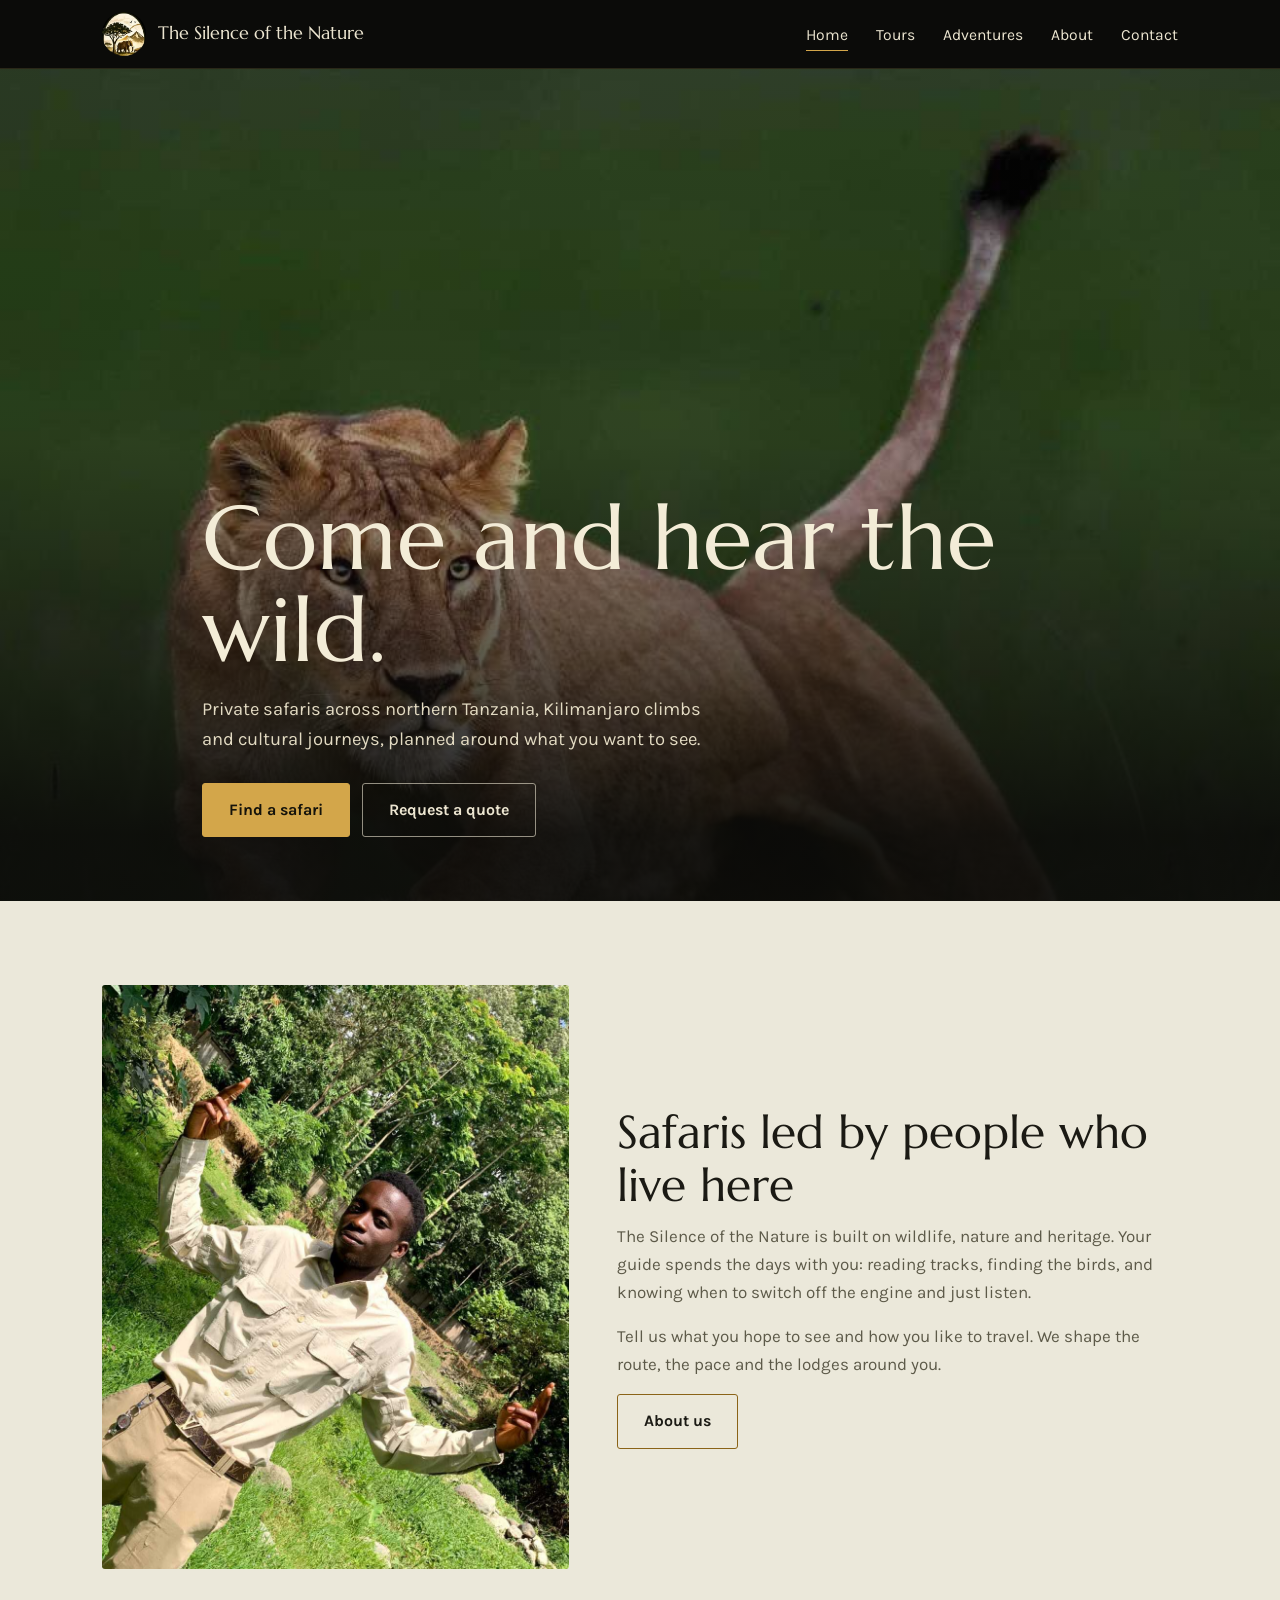
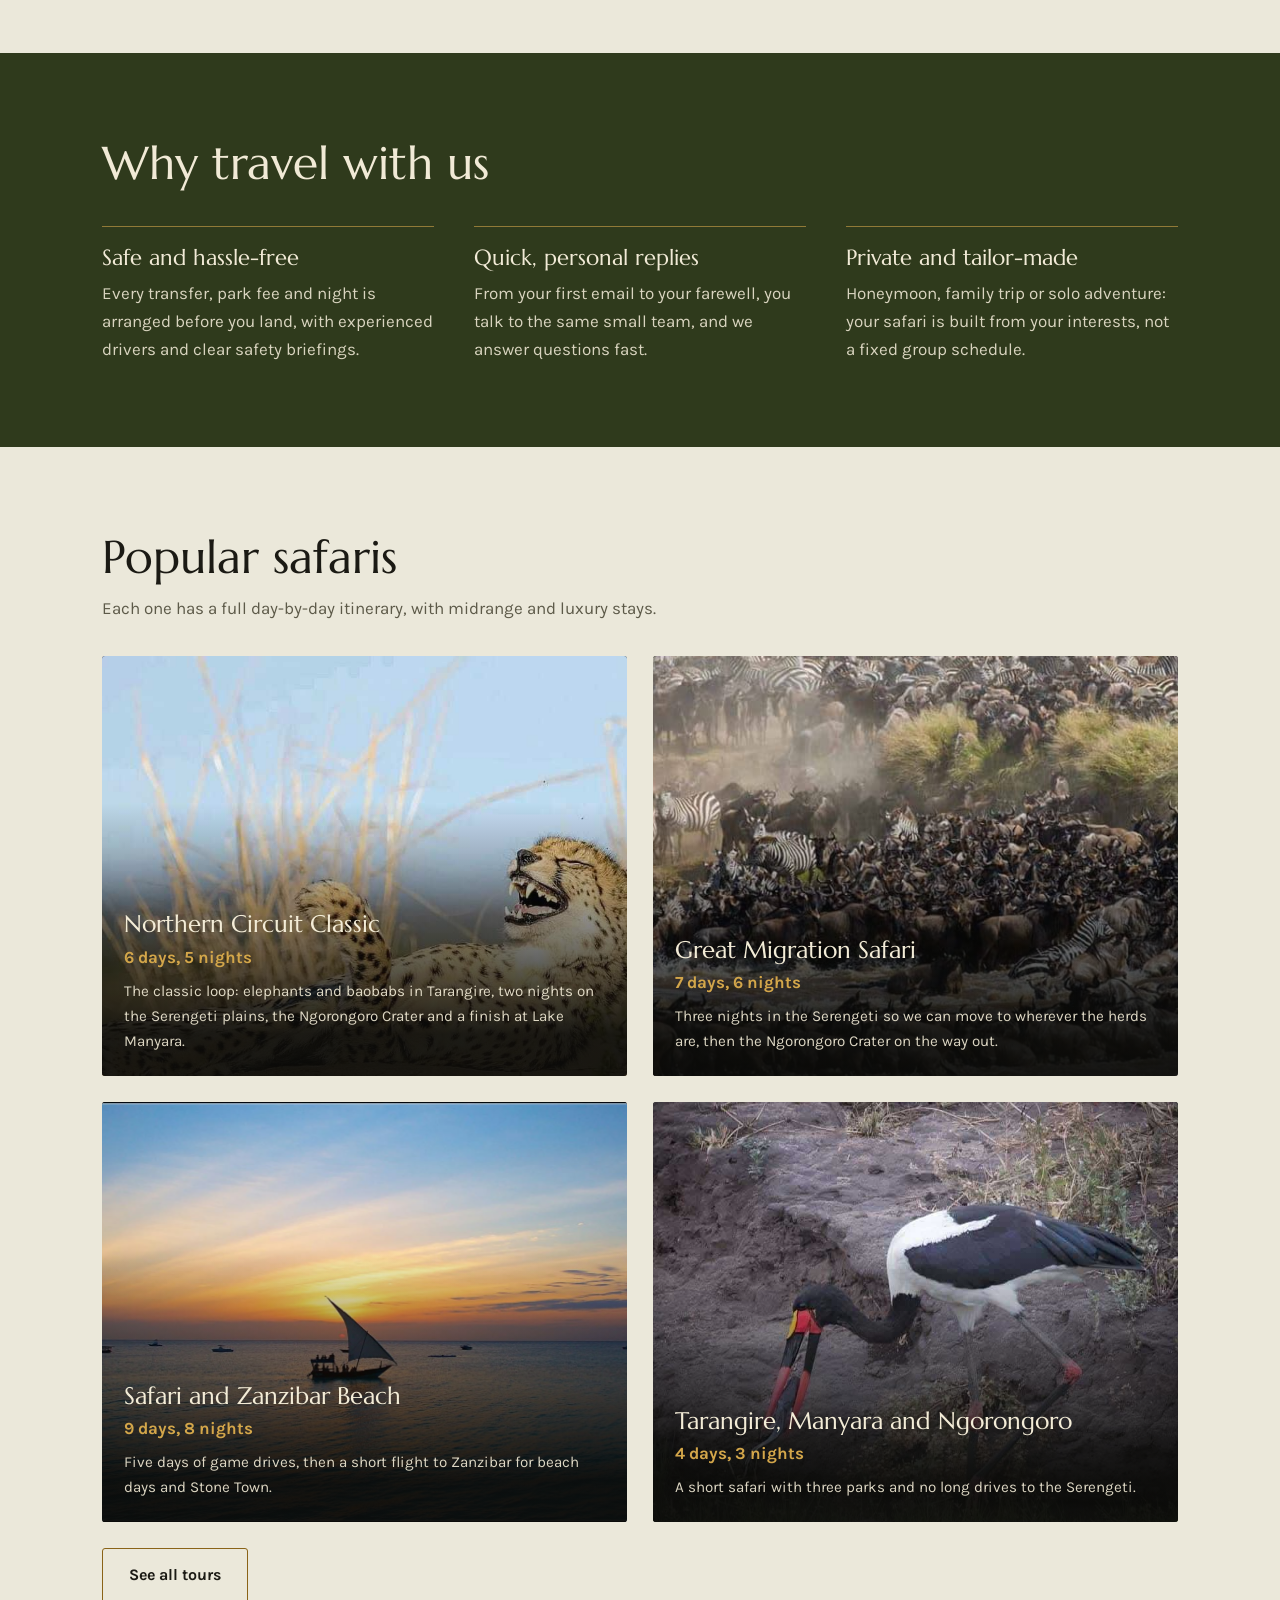
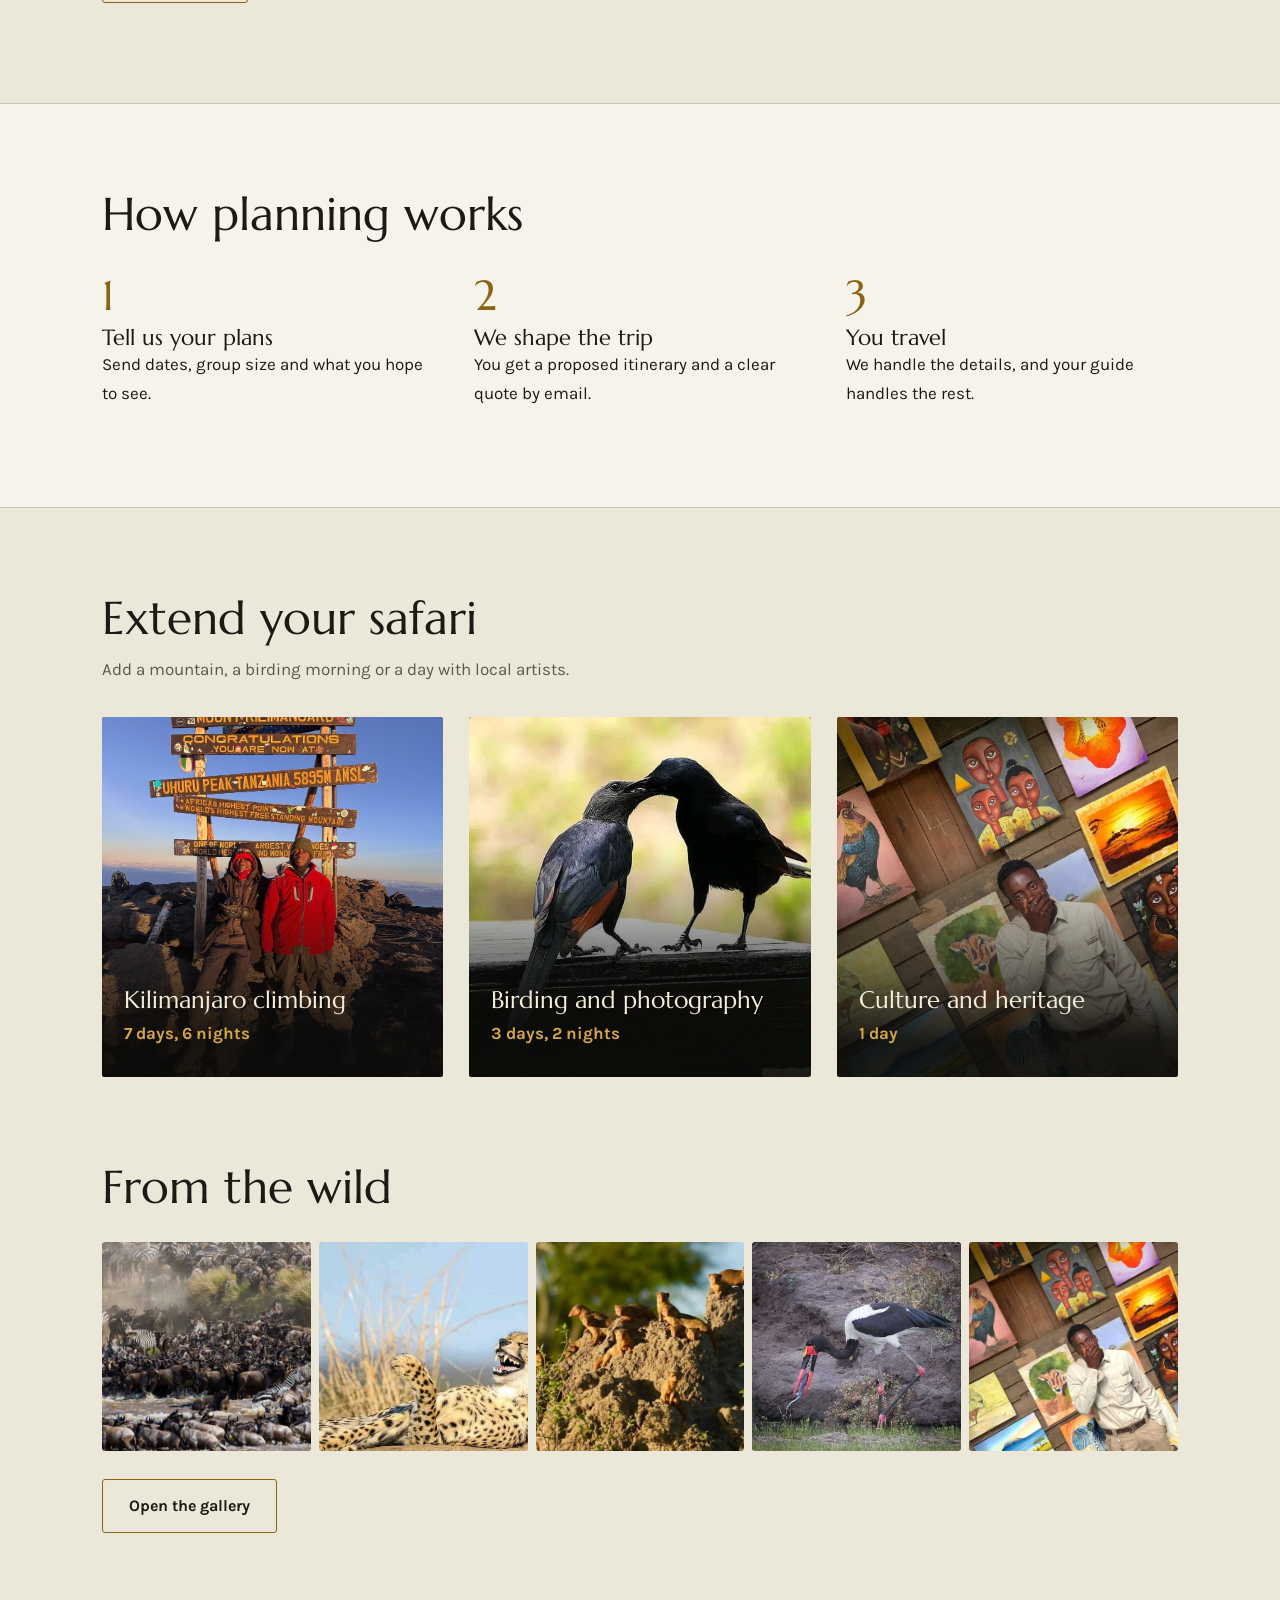
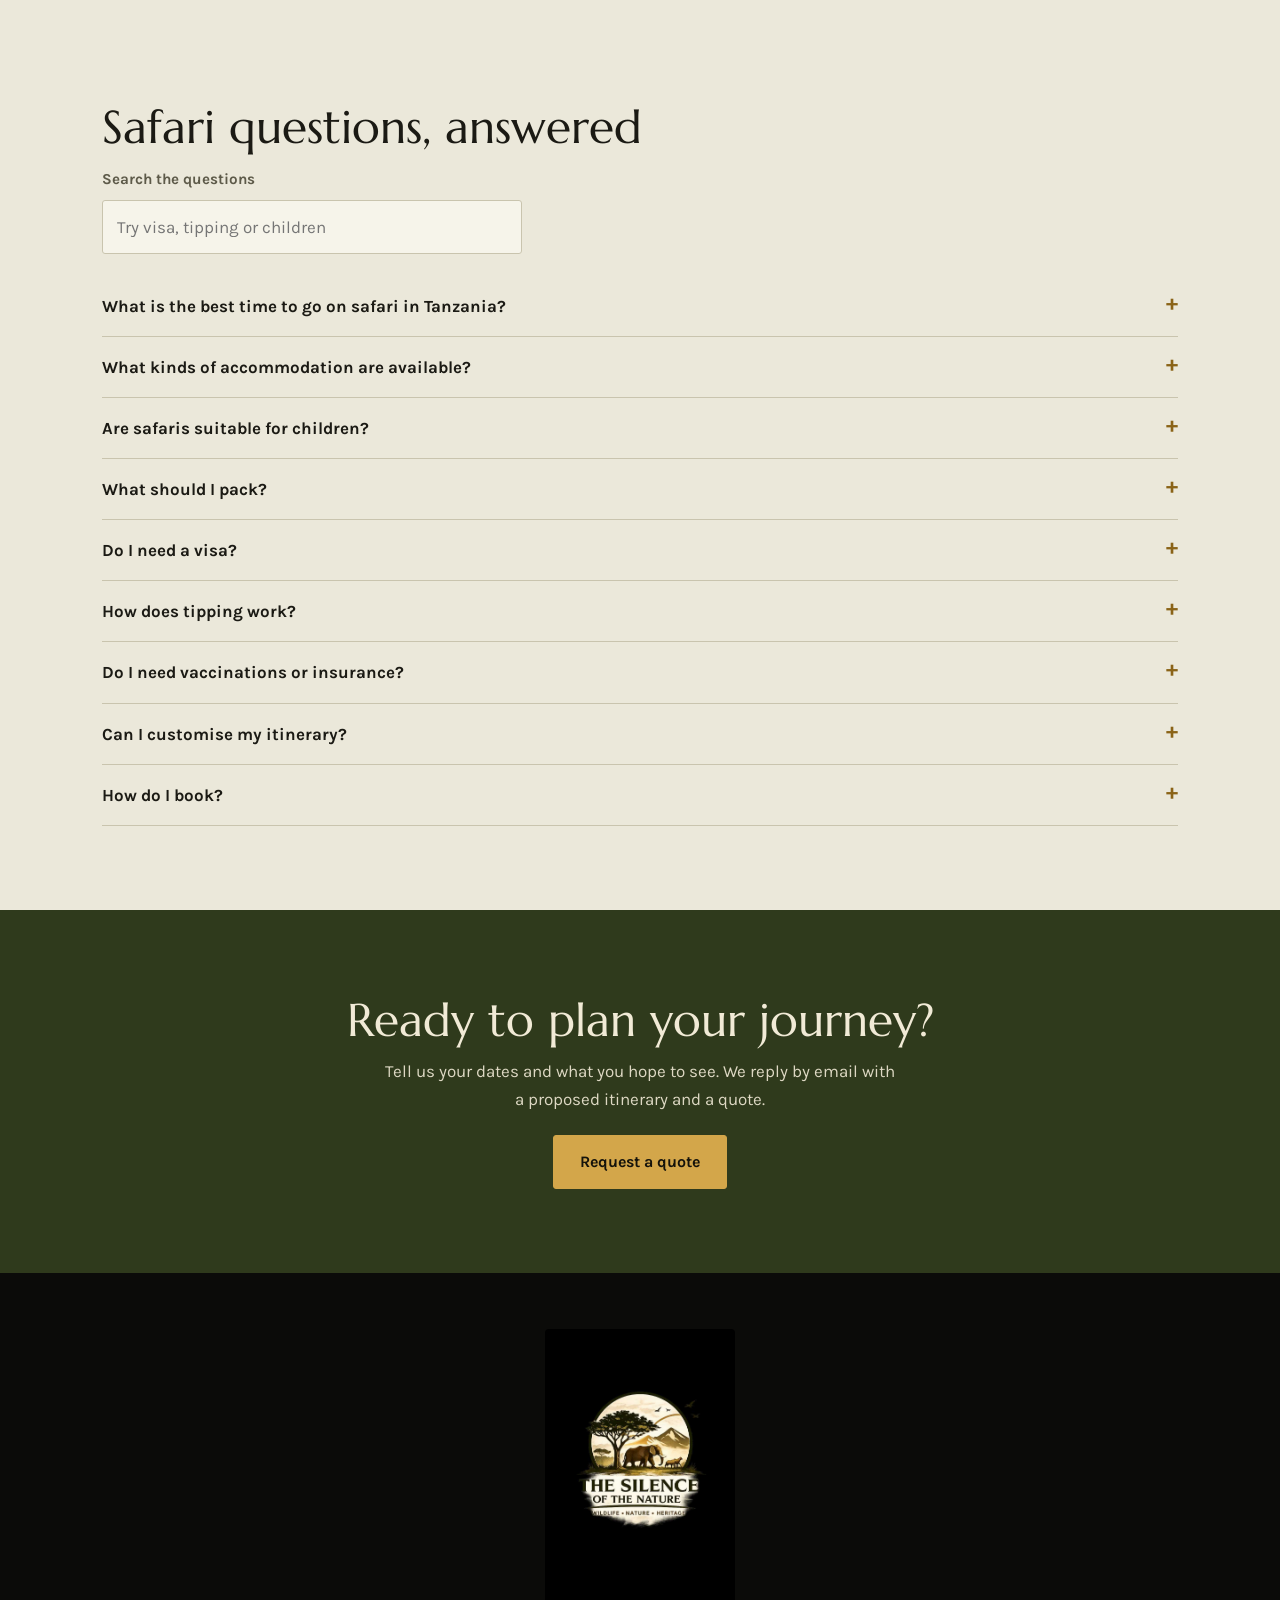
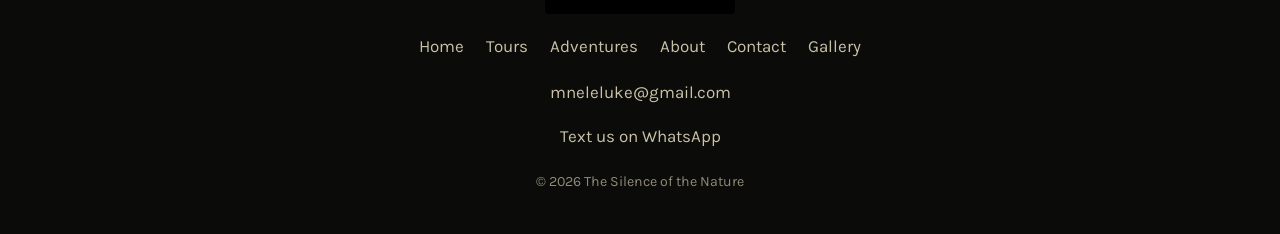
<file: index.html>
<!DOCTYPE html>
<html lang="en">
<head>
<meta charset="utf-8">
<meta name="viewport" content="width=device-width, initial-scale=1, viewport-fit=cover">
<title>The Silence of the Nature | Tanzania Safaris</title>
<meta name="description" content="Private, tailor-made Tanzania safaris, Kilimanjaro climbs and cultural journeys with The Silence of the Nature.">
<link rel="icon" href="images/emblem.jpg">
<link rel="preconnect" href="https://fonts.googleapis.com">
<link rel="preconnect" href="https://fonts.gstatic.com" crossorigin>
<link href="https://fonts.googleapis.com/css2?family=Marcellus&family=Karla:wght@400;500;700&display=swap" rel="stylesheet">
<link rel="stylesheet" href="style.css">
</head>
<body>
<header>
<div class="wrap bar">
<a class="brand" href="index.html"><img src="images/emblem.jpg" alt="">The Silence of the Nature</a>
<button class="burger" aria-expanded="false" aria-controls="menu">Menu</button>
<nav id="menu" aria-label="Main"><ul><li><a href="index.html" aria-current="page">Home</a></li><li><a href="tours.html">Tours</a></li><li><a href="adventures.html">Adventures</a></li><li><a href="about.html">About</a></li><li><a href="contact.html">Contact</a></li></ul></nav>
</div>
</header>
<main>
<div class="hero">
<img src="images/hero.jpg" alt="A lioness leaping across green grass">
<div class="wrap">
<h1>Come and hear the wild.</h1>
<p>Private safaris across northern Tanzania, Kilimanjaro climbs and cultural journeys, planned around what you want to see.</p>
<div class="row-btns"><a class="btn solid" href="tours.html">Find a safari</a><a class="btn ghost" href="contact.html">Request a quote</a></div>
</div>
</div>
<section><div class="wrap split">
<img src="images/guide.jpg" alt="Your safari guide in field khakis, standing on a green lawn">
<div>
<h2>Safaris led by people who live here</h2>
<p class="lead">The Silence of the Nature is built on wildlife, nature and heritage. Your guide spends the days with you: reading tracks, finding the birds, and knowing when to switch off the engine and just listen.</p>
<p class="lead">Tell us what you hope to see and how you like to travel. We shape the route, the pace and the lodges around you.</p>
<a class="btn" href="about.html">About us</a>
</div></div></section>
<section class="why"><div class="wrap"><h2>Why travel with us</h2>
<div class="cols3">
<div class="col"><h3>Safe and hassle-free</h3><p>Every transfer, park fee and night is arranged before you land, with experienced drivers and clear safety briefings.</p></div>
<div class="col"><h3>Quick, personal replies</h3><p>From your first email to your farewell, you talk to the same small team, and we answer questions fast.</p></div>
<div class="col"><h3>Private and tailor-made</h3><p>Honeymoon, family trip or solo adventure: your safari is built from your interests, not a fixed group schedule.</p></div>
</div></div></section>
<section><div class="wrap"><h2>Popular safaris</h2><p class="lead">Each one has a full day-by-day itinerary, with midrange and luxury stays.</p>
<div class="tours"><a class="tour" href="tour-northern-circuit-6-days.html"><img src="images/cheetah.jpg" alt="A cheetah resting on a mound with its mouth open"><div class="in"><h3>Northern Circuit Classic</h3><p class="d">6 days, 5 nights</p><p class="r">The classic loop: elephants and baobabs in Tarangire, two nights on the Serengeti plains, the Ngorongoro Crater and a finish at Lake Manyara.</p></div></a><a class="tour" href="tour-great-migration-7-days.html"><img src="images/wildebeest.jpg" alt="Wildebeest leaping into a river during a migration crossing"><div class="in"><h3>Great Migration Safari</h3><p class="d">7 days, 6 nights</p><p class="r">Three nights in the Serengeti so we can move to wherever the herds are, then the Ngorongoro Crater on the way out.</p></div></a><a class="tour" href="tour-safari-and-zanzibar-9-days.html"><img src="images/zanzibar.jpg" alt="A sailing dhow at sunset off the coast of Zanzibar"><div class="in"><h3>Safari and Zanzibar Beach</h3><p class="d">9 days, 8 nights</p><p class="r">Five days of game drives, then a short flight to Zanzibar for beach days and Stone Town.</p></div></a><a class="tour" href="tour-tarangire-manyara-ngorongoro-4-days.html"><img src="images/stork.jpg" alt="Saddle-billed stork catching a fish"><div class="in"><h3>Tarangire, Manyara and Ngorongoro</h3><p class="d">4 days, 3 nights</p><p class="r">A short safari with three parks and no long drives to the Serengeti.</p></div></a></div>
<p style="margin-top:26px"><a class="btn" href="tours.html">See all tours</a></p></div></section>
<section class="alt"><div class="wrap"><h2>How planning works</h2>
<div class="steps">
<div><b>1</b><h3>Tell us your plans</h3><p>Send dates, group size and what you hope to see.</p></div>
<div><b>2</b><h3>We shape the trip</h3><p>You get a proposed itinerary and a clear quote by email.</p></div>
<div><b>3</b><h3>You travel</h3><p>We handle the details, and your guide handles the rest.</p></div>
</div></div></section>
<section><div class="wrap"><h2>Extend your safari</h2><p class="lead">Add a mountain, a birding morning or a day with local artists.</p>
<div class="tours" style="grid-template-columns:repeat(auto-fit,minmax(260px,1fr))"><a class="tour" href="adventure-kilimanjaro.html" style="min-height:360px"><img src="images/uhuru.jpg" alt="Two climbers at the Uhuru Peak sign on Kilimanjaro"><div class="in"><h3>Kilimanjaro climbing</h3><p class="d">7 days, 6 nights</p></div></a><a class="tour" href="adventure-birding-photography.html" style="min-height:360px"><img src="images/starlings.jpg" alt="Two red-winged starlings perched on a wooden rail"><div class="in"><h3>Birding and photography</h3><p class="d">3 days, 2 nights</p></div></a><a class="tour" href="adventure-culture-heritage.html" style="min-height:360px"><img src="images/art.jpg" alt="Guide standing in front of a wall of local paintings"><div class="in"><h3>Culture and heritage</h3><p class="d">1 day</p></div></a></div></div></section>
<section class="tight"><div class="wrap"><h2>From the wild</h2><div class="strip"><a href="gallery.html"><img src="images/wildebeest.jpg" alt="Wildebeest leaping into a river"></a><a href="gallery.html"><img src="images/cheetah.jpg" alt="A cheetah resting on a mound"></a><a href="gallery.html"><img src="images/mongoose.jpg" alt="Dwarf mongooses on a termite mound"></a><a href="gallery.html"><img src="images/stork.jpg" alt="Saddle-billed stork catching a fish"></a><a href="gallery.html"><img src="images/art.jpg" alt="Local paintings and a guide"></a></div><a class="btn" href="gallery.html">Open the gallery</a></div></section>
<section class="faqbox" id="faq">
<div class="wrap">
<h2>Safari questions, answered</h2>
<label for="q" class="lead">Search the questions</label><br>
<input id="q" type="search" placeholder="Try visa, tipping or children">
<div id="faq-list"><details><summary>What is the best time to go on safari in Tanzania?</summary><p>The dry months, June to October, are the easiest for wildlife viewing. The Great Migration moves through the year: calving in the south from January to March, the Western Corridor around May and June, and the north from July to October. Tell us what you want to see and we match your dates.</p></details><details><summary>What kinds of accommodation are available?</summary><p>Midrange and luxury lodges, tented camps and camping. Every itinerary page lets you switch between midrange and luxury stays.</p></details><details><summary>Are safaris suitable for children?</summary><p>Yes. We plan family safaris with shorter drives and child-friendly lodges. Some camps have minimum ages, which we check for you.</p></details><details><summary>What should I pack?</summary><p>Light neutral clothing, a warm layer for early mornings, a hat, sunscreen, insect repellent, binoculars, a camera and a soft bag. We send a full list after booking.</p></details><details><summary>Do I need a visa?</summary><p>Most visitors do. Apply through the official Tanzania immigration website before you travel, and check the rules for your passport.</p></details><details><summary>How does tipping work?</summary><p>Tipping guides and camp staff is customary. We explain what is usual for your group size before you travel.</p></details><details><summary>Do I need vaccinations or insurance?</summary><p>Ask your doctor about vaccinations and malaria prevention, and check whether a yellow fever certificate applies to your route. We recommend travel insurance that covers medical care and evacuation.</p></details><details><summary>Can I customise my itinerary?</summary><p>Yes. Every package is a starting point. Choose a tour, then tell us what to change.</p></details><details><summary>How do I book?</summary><p>Send us your dates, group size and interests using the contact form or by email. We reply with a proposed itinerary and a quote, and share our cancellation terms with it.</p></details></div>
<p id="none" style="display:none;color:var(--mute)">No match. Email us and we will answer directly.</p>
</div>
</section>
<section class="cta"><div class="wrap"><h2>Ready to plan your journey?</h2><p>Tell us your dates and what you hope to see. We reply by email with a proposed itinerary and a quote.</p><a class="btn solid" href="contact.html">Request a quote</a></div></section>
</main>
<footer>
<div class="wrap">
<img src="images/logo.jpg" alt="The Silence of the Nature. Wildlife, Nature, Heritage.">
<ul><li><a href="index.html">Home</a></li><li><a href="tours.html">Tours</a></li><li><a href="adventures.html">Adventures</a></li><li><a href="about.html">About</a></li><li><a href="contact.html">Contact</a></li><li><a href="gallery.html">Gallery</a></li></ul>
<p><a href="mailto:mneleluke@gmail.com">mneleluke@gmail.com</a></p>
<p><a data-wa href="#">Text us on WhatsApp</a></p>
<small>&copy; 2026 The Silence of the Nature</small>
</div>
</footer>
<script src="script.js"></script>
</body>
</html>
</file>
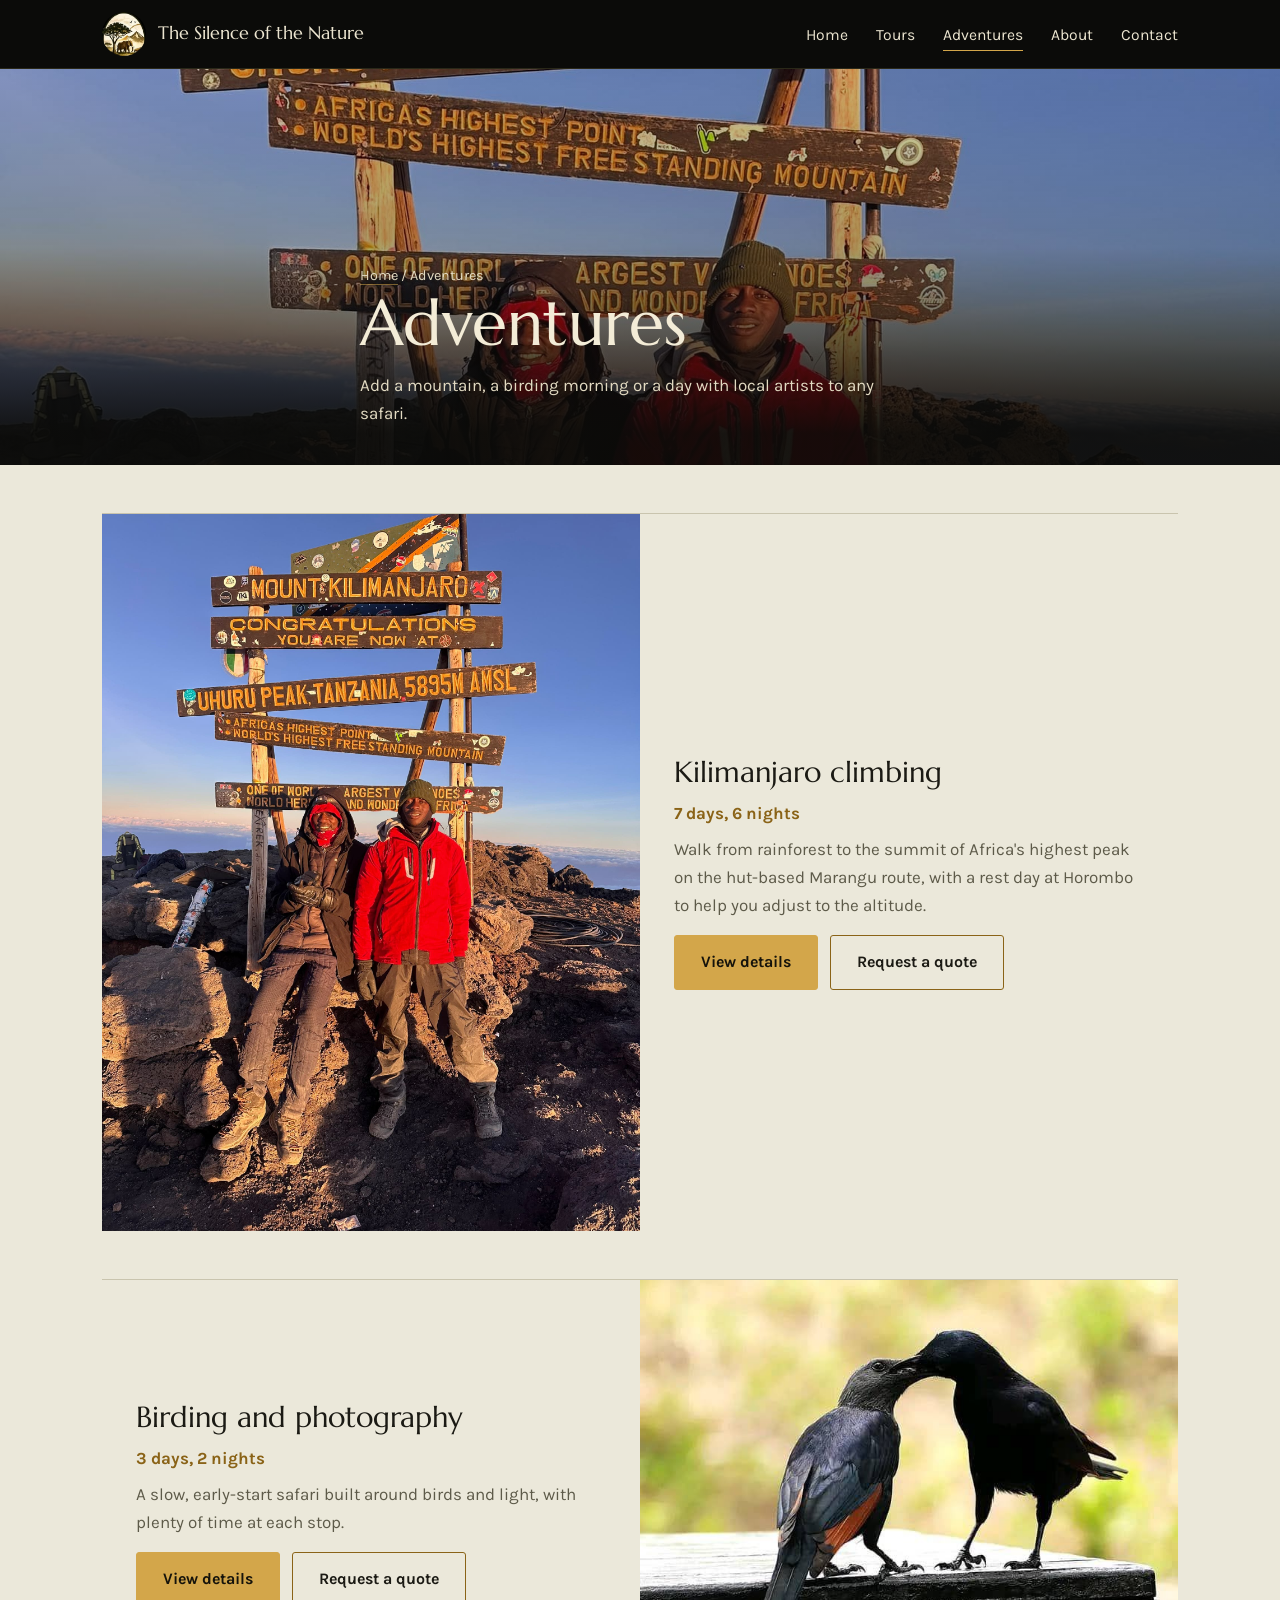
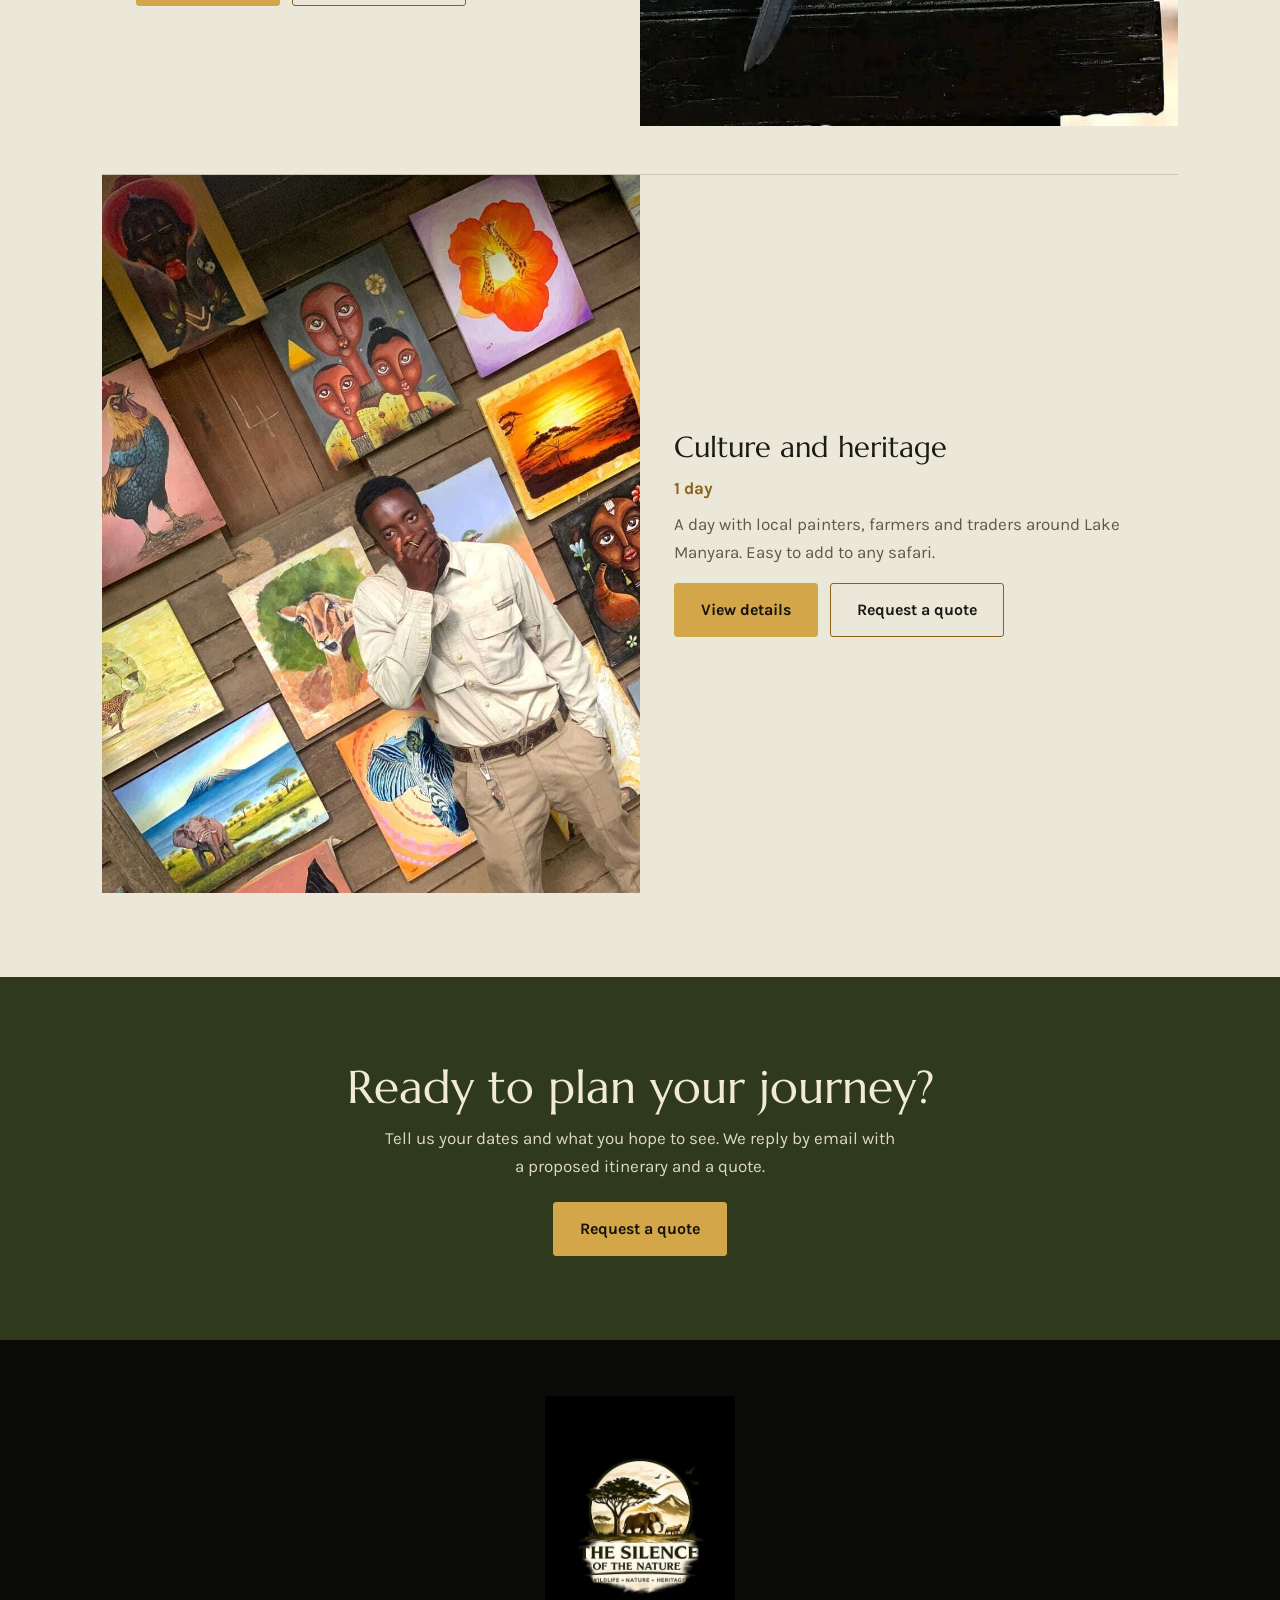
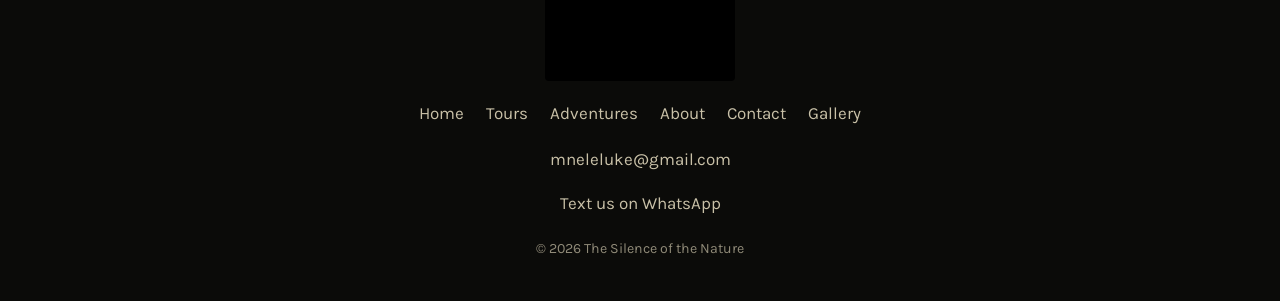
<file: about.html>
<!DOCTYPE html>
<html lang="en">
<head>
<meta charset="utf-8">
<meta name="viewport" content="width=device-width, initial-scale=1, viewport-fit=cover">
<title>Adventures | The Silence of the Nature</title>
<meta name="description" content="Kilimanjaro climbs, birding and photography, and culture and heritage days in Tanzania.">
<link rel="icon" href="images/emblem.jpg">
<link rel="preconnect" href="https://fonts.googleapis.com">
<link rel="preconnect" href="https://fonts.gstatic.com" crossorigin>
<link href="https://fonts.googleapis.com/css2?family=Marcellus&family=Karla:wght@400;500;700&display=swap" rel="stylesheet">
<link rel="stylesheet" href="style.css">
</head>
<body>
<header>
<div class="wrap bar">
<a class="brand" href="index.html"><img src="images/emblem.jpg" alt="">The Silence of the Nature</a>
<button class="burger" aria-expanded="false" aria-controls="menu">Menu</button>
<nav id="menu" aria-label="Main"><ul><li><a href="index.html">Home</a></li><li><a href="tours.html">Tours</a></li><li><a href="adventures.html" aria-current="page">Adventures</a></li><li><a href="about.html">About</a></li><li><a href="contact.html">Contact</a></li></ul></nav>
</div>
</header>
<main>
<div class="banner">
<img src="images/uhuru.jpg" alt="Two climbers at the Uhuru Peak sign on Kilimanjaro at sunrise" style="object-position:50% 35%">
<div class="wrap"><p class="crumbs"><a href="index.html">Home</a> / <span>Adventures</span></p><h1>Adventures</h1><p>Add a mountain, a birding morning or a day with local artists to any safari.</p></div>
</div>
<section class="tight"><div class="wrap"><div class="adv"><div class="pic"><img src="images/uhuru.jpg" alt="Two climbers at the Uhuru Peak sign on Kilimanjaro"></div><div class="txt"><h3>Kilimanjaro climbing</h3><p class="d" style="color:var(--gold)">7 days, 6 nights</p><p class="lead">Walk from rainforest to the summit of Africa's highest peak on the hut-based Marangu route, with a rest day at Horombo to help you adjust to the altitude.</p><div class="row-btns"><a class="btn solid" href="adventure-kilimanjaro.html">View details</a><a class="btn" href="contact.html?tour=7%20Days%20Kilimanjaro%2C%20Marangu%20Route">Request a quote</a></div></div></div><div class="adv"><div class="pic"><img src="images/starlings.jpg" alt="Two red-winged starlings perched on a wooden rail"></div><div class="txt"><h3>Birding and photography</h3><p class="d" style="color:var(--gold)">3 days, 2 nights</p><p class="lead">A slow, early-start safari built around birds and light, with plenty of time at each stop.</p><div class="row-btns"><a class="btn solid" href="adventure-birding-photography.html">View details</a><a class="btn" href="contact.html?tour=3%20Days%20Birding%20and%20Photography">Request a quote</a></div></div></div><div class="adv"><div class="pic"><img src="images/art.jpg" alt="Guide standing in front of a wall of local paintings"></div><div class="txt"><h3>Culture and heritage</h3><p class="d" style="color:var(--gold)">1 day</p><p class="lead">A day with local painters, farmers and traders around Lake Manyara. Easy to add to any safari.</p><div class="row-btns"><a class="btn solid" href="adventure-culture-heritage.html">View details</a><a class="btn" href="contact.html?tour=1%20Day%20Culture%20and%20Heritage">Request a quote</a></div></div></div></div></section>
<section class="cta"><div class="wrap"><h2>Ready to plan your journey?</h2><p>Tell us your dates and what you hope to see. We reply by email with a proposed itinerary and a quote.</p><a class="btn solid" href="contact.html">Request a quote</a></div></section>
</main>
<footer>
<div class="wrap">
<img src="images/logo.jpg" alt="The Silence of the Nature. Wildlife, Nature, Heritage.">
<ul><li><a href="index.html">Home</a></li><li><a href="tours.html">Tours</a></li><li><a href="adventures.html">Adventures</a></li><li><a href="about.html">About</a></li><li><a href="contact.html">Contact</a></li><li><a href="gallery.html">Gallery</a></li></ul>
<p><a href="mailto:mneleluke@gmail.com">mneleluke@gmail.com</a></p>
<p><a data-wa href="#">Text us on WhatsApp</a></p>
<small>&copy; 2026 The Silence of the Nature</small>
</div>
</footer>
<script src="script.js"></script>
</body>
</html>
</file>
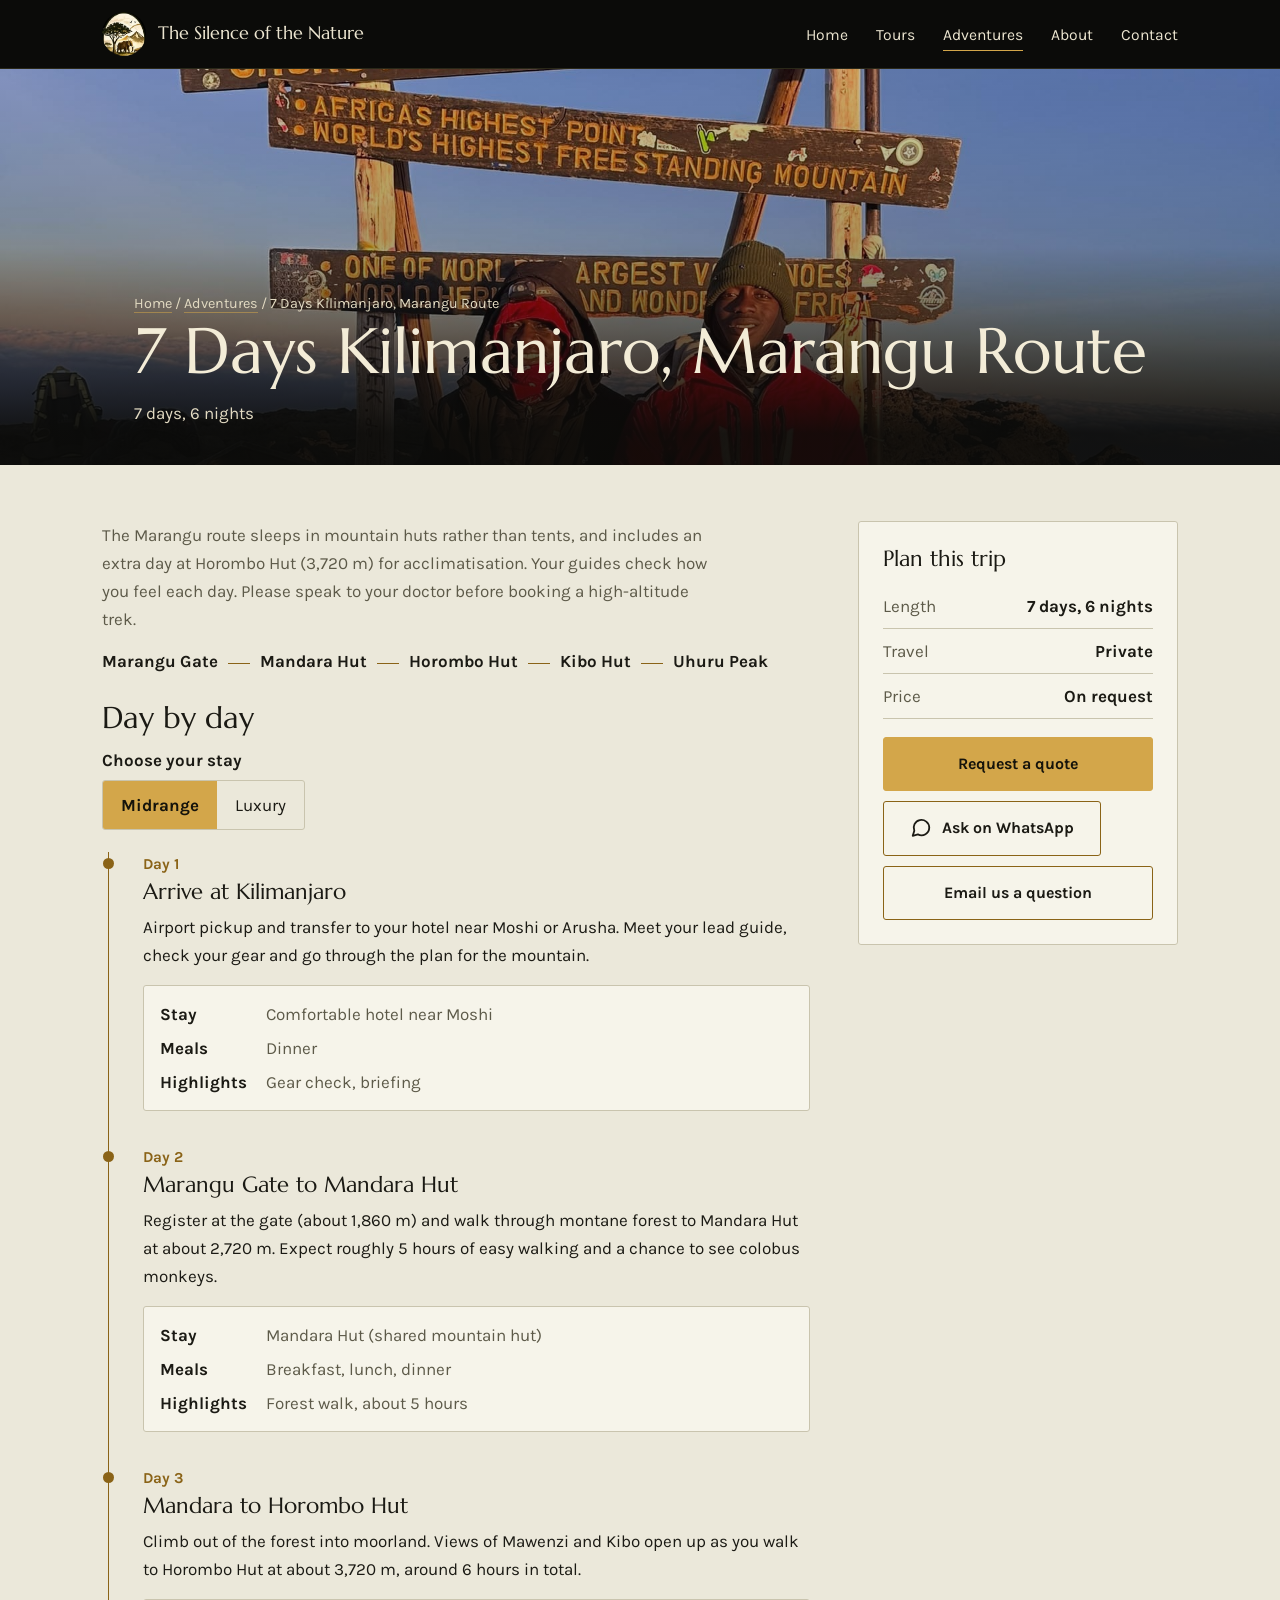
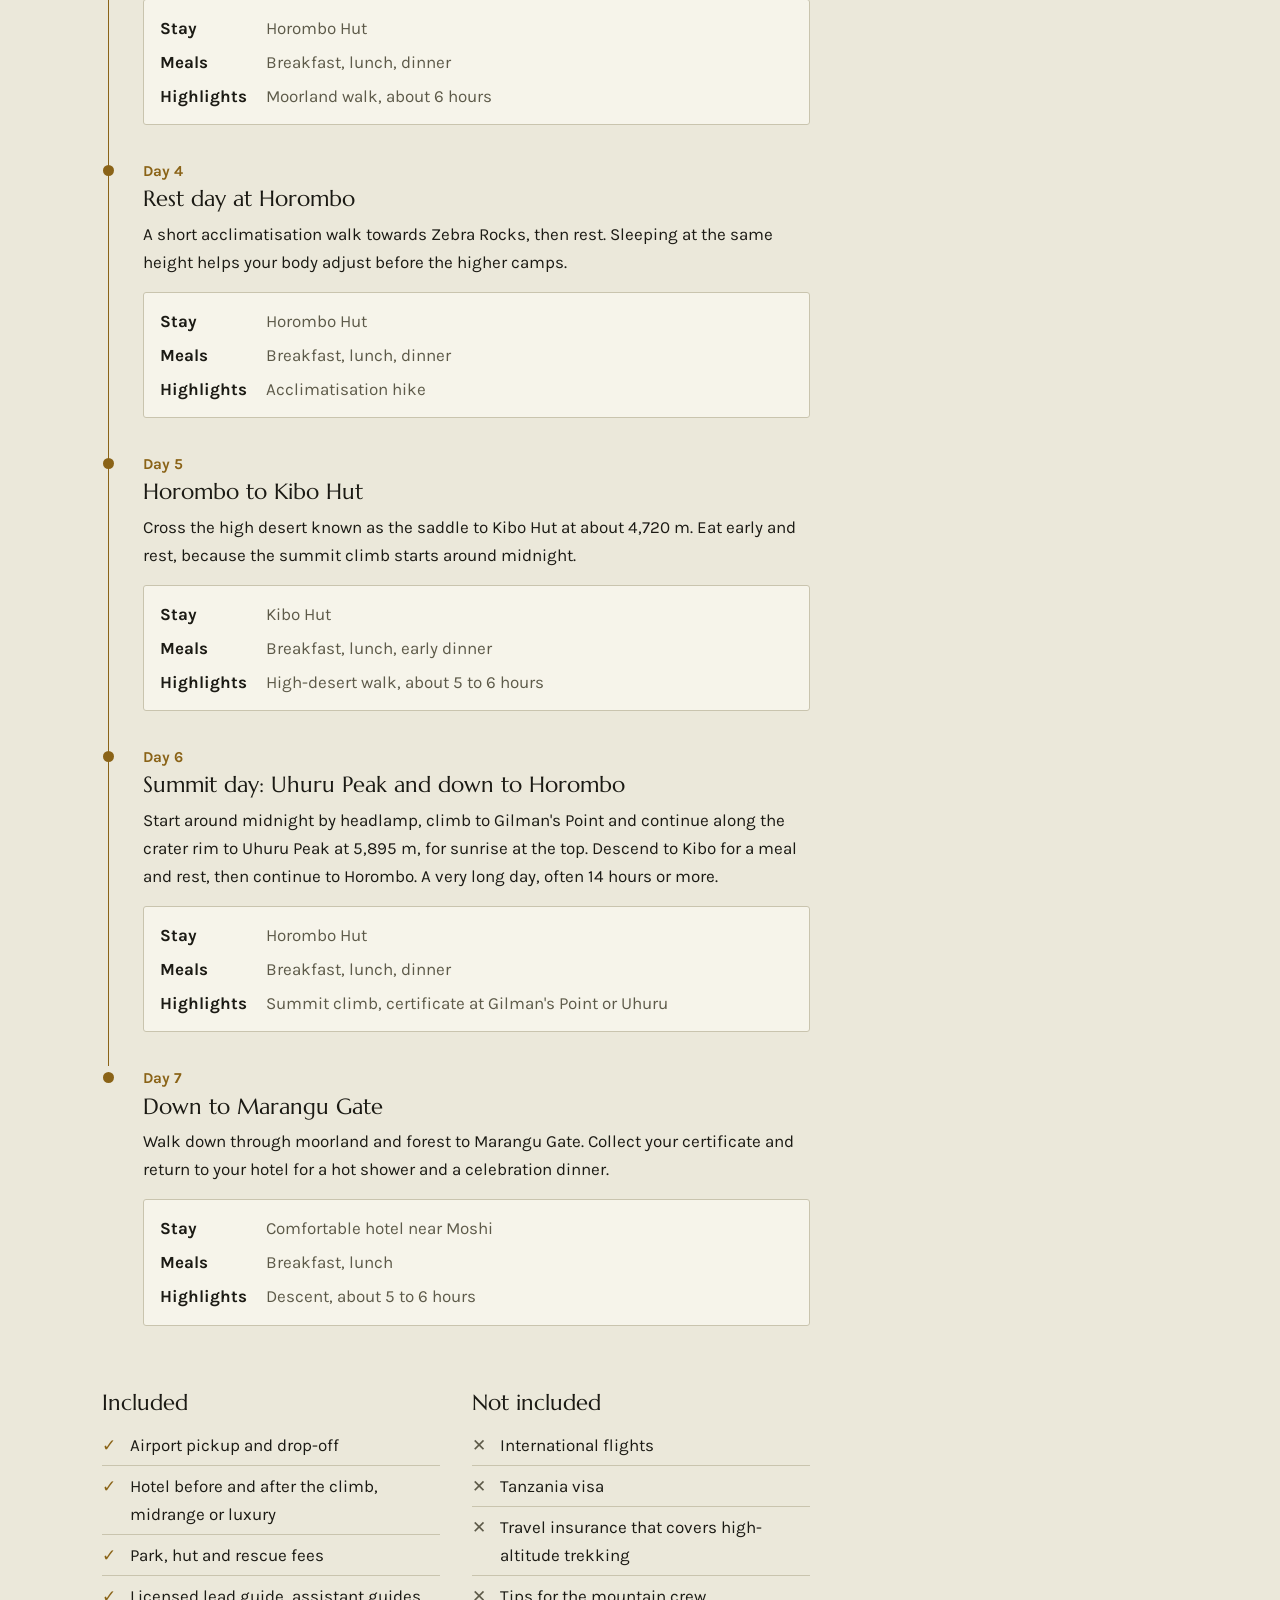
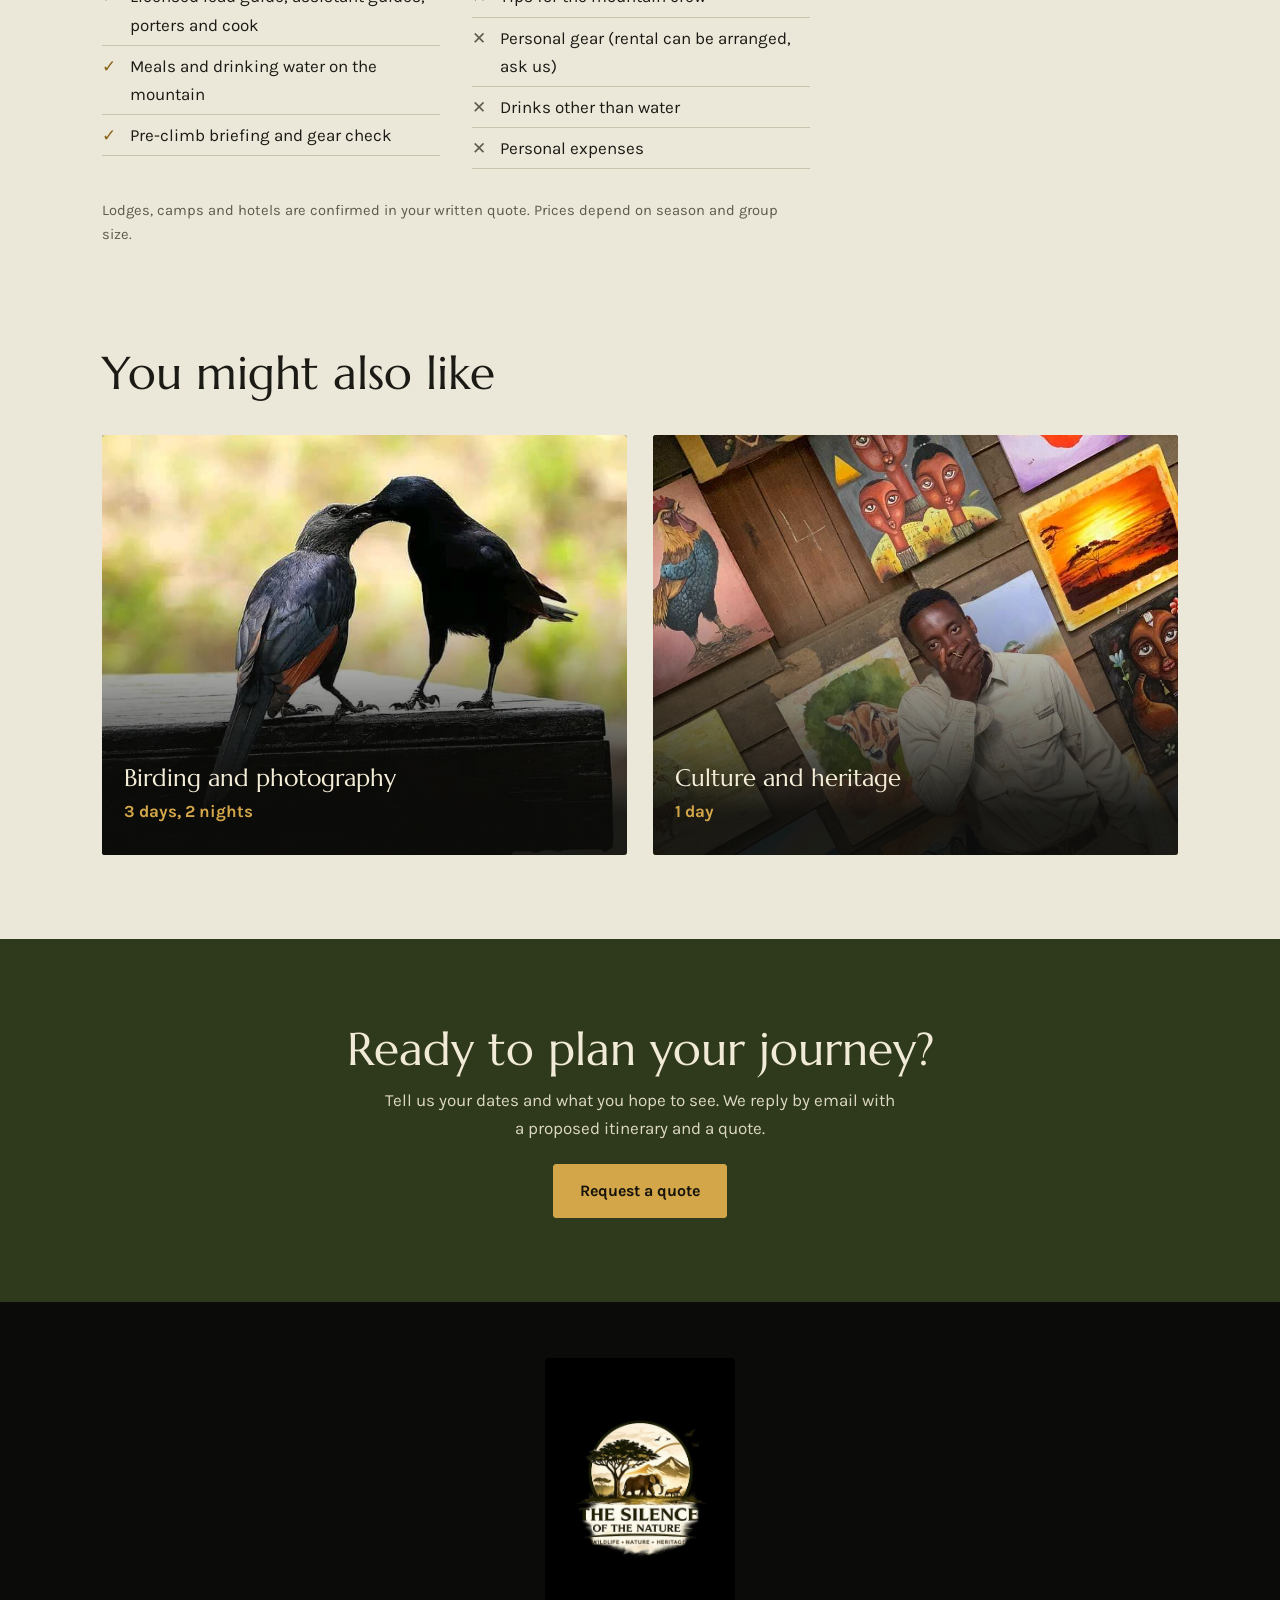
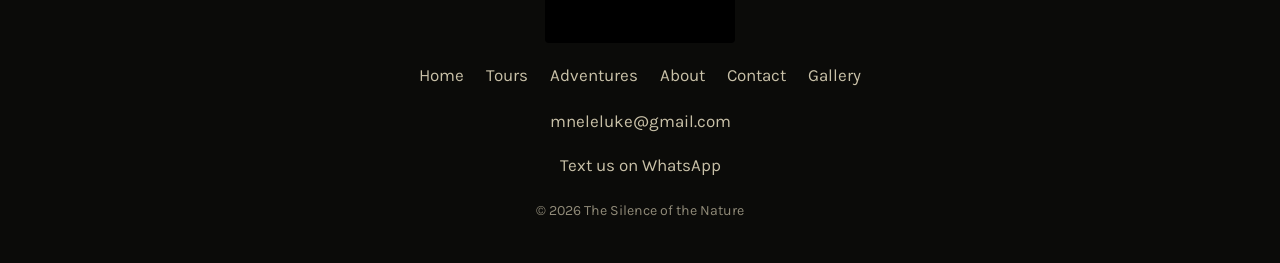
<file: adventure-kilimanjaro.html>
<!DOCTYPE html>
<html lang="en">
<head>
<meta charset="utf-8">
<meta name="viewport" content="width=device-width, initial-scale=1, viewport-fit=cover">
<title>7 Days Kilimanjaro, Marangu Route | The Silence of the Nature</title>
<meta name="description" content="Walk from rainforest to the summit of Africa's highest peak on the hut-based Marangu route, with a rest day at Horombo to help you adjust to the altitude.">
<link rel="icon" href="images/emblem.jpg">
<link rel="preconnect" href="https://fonts.googleapis.com">
<link rel="preconnect" href="https://fonts.gstatic.com" crossorigin>
<link href="https://fonts.googleapis.com/css2?family=Marcellus&family=Karla:wght@400;500;700&display=swap" rel="stylesheet">
<link rel="stylesheet" href="style.css">
</head>
<body>
<header>
<div class="wrap bar">
<a class="brand" href="index.html"><img src="images/emblem.jpg" alt="">The Silence of the Nature</a>
<button class="burger" aria-expanded="false" aria-controls="menu">Menu</button>
<nav id="menu" aria-label="Main"><ul><li><a href="index.html">Home</a></li><li><a href="tours.html">Tours</a></li><li><a href="adventures.html" aria-current="page">Adventures</a></li><li><a href="about.html">About</a></li><li><a href="contact.html">Contact</a></li></ul></nav>
</div>
</header>
<main>
<div class="banner">
<img src="images/uhuru.jpg" alt="Two climbers at the Uhuru Peak sign on Kilimanjaro at sunrise" style="object-position:50% 35%">
<div class="wrap"><p class="crumbs"><a href="index.html">Home</a> / <a href="adventures.html">Adventures</a> / <span>7 Days Kilimanjaro, Marangu Route</span></p><h1>7 Days Kilimanjaro, Marangu Route</h1><p>7 days, 6 nights</p></div>
</div>
<div class="wrap igrid">
<div class="itin" data-tier="mid">
<p class="lead" style="margin-bottom:6px">The Marangu route sleeps in mountain huts rather than tents, and includes an extra day at Horombo Hut (3,720 m) for acclimatisation. Your guides check how you feel each day. Please speak to your doctor before booking a high-altitude trek.</p>
<ol class="route" aria-label="Route"><li>Marangu Gate</li><li>Mandara Hut</li><li>Horombo Hut</li><li>Kibo Hut</li><li>Uhuru Peak</li></ol>
<h2 style="font-size:1.9rem">Day by day</h2>
<p style="margin:0"><b>Choose your stay</b></p><div class="seg" role="group" aria-label="Accommodation level"><button type="button" data-tier="mid" aria-pressed="true">Midrange</button><button type="button" data-tier="lux" aria-pressed="false">Luxury</button></div>
<article class="day"><span class="dn">Day 1</span><h3>Arrive at Kilimanjaro</h3><p>Airport pickup and transfer to your hotel near Moshi or Arusha. Meet your lead guide, check your gear and go through the plan for the mountain.</p>
<dl class="meta"><div><dt>Stay</dt><dd><span class="mid">Comfortable hotel near Moshi</span><span class="lux">Boutique hotel near Moshi</span></dd></div><div><dt>Meals</dt><dd>Dinner</dd></div><div><dt>Highlights</dt><dd>Gear check, briefing</dd></div></dl></article><article class="day"><span class="dn">Day 2</span><h3>Marangu Gate to Mandara Hut</h3><p>Register at the gate (about 1,860 m) and walk through montane forest to Mandara Hut at about 2,720 m. Expect roughly 5 hours of easy walking and a chance to see colobus monkeys.</p>
<dl class="meta"><div><dt>Stay</dt><dd><span class="mid">Mandara Hut (shared mountain hut)</span><span class="lux">Mandara Hut (shared mountain hut)</span></dd></div><div><dt>Meals</dt><dd>Breakfast, lunch, dinner</dd></div><div><dt>Highlights</dt><dd>Forest walk, about 5 hours</dd></div></dl></article><article class="day"><span class="dn">Day 3</span><h3>Mandara to Horombo Hut</h3><p>Climb out of the forest into moorland. Views of Mawenzi and Kibo open up as you walk to Horombo Hut at about 3,720 m, around 6 hours in total.</p>
<dl class="meta"><div><dt>Stay</dt><dd><span class="mid">Horombo Hut</span><span class="lux">Horombo Hut</span></dd></div><div><dt>Meals</dt><dd>Breakfast, lunch, dinner</dd></div><div><dt>Highlights</dt><dd>Moorland walk, about 6 hours</dd></div></dl></article><article class="day"><span class="dn">Day 4</span><h3>Rest day at Horombo</h3><p>A short acclimatisation walk towards Zebra Rocks, then rest. Sleeping at the same height helps your body adjust before the higher camps.</p>
<dl class="meta"><div><dt>Stay</dt><dd><span class="mid">Horombo Hut</span><span class="lux">Horombo Hut</span></dd></div><div><dt>Meals</dt><dd>Breakfast, lunch, dinner</dd></div><div><dt>Highlights</dt><dd>Acclimatisation hike</dd></div></dl></article><article class="day"><span class="dn">Day 5</span><h3>Horombo to Kibo Hut</h3><p>Cross the high desert known as the saddle to Kibo Hut at about 4,720 m. Eat early and rest, because the summit climb starts around midnight.</p>
<dl class="meta"><div><dt>Stay</dt><dd><span class="mid">Kibo Hut</span><span class="lux">Kibo Hut</span></dd></div><div><dt>Meals</dt><dd>Breakfast, lunch, early dinner</dd></div><div><dt>Highlights</dt><dd>High-desert walk, about 5 to 6 hours</dd></div></dl></article><article class="day"><span class="dn">Day 6</span><h3>Summit day: Uhuru Peak and down to Horombo</h3><p>Start around midnight by headlamp, climb to Gilman's Point and continue along the crater rim to Uhuru Peak at 5,895 m, for sunrise at the top. Descend to Kibo for a meal and rest, then continue to Horombo. A very long day, often 14 hours or more.</p>
<dl class="meta"><div><dt>Stay</dt><dd><span class="mid">Horombo Hut</span><span class="lux">Horombo Hut</span></dd></div><div><dt>Meals</dt><dd>Breakfast, lunch, dinner</dd></div><div><dt>Highlights</dt><dd>Summit climb, certificate at Gilman's Point or Uhuru</dd></div></dl></article><article class="day"><span class="dn">Day 7</span><h3>Down to Marangu Gate</h3><p>Walk down through moorland and forest to Marangu Gate. Collect your certificate and return to your hotel for a hot shower and a celebration dinner.</p>
<dl class="meta"><div><dt>Stay</dt><dd><span class="mid">Comfortable hotel near Moshi</span><span class="lux">Boutique hotel near Moshi</span></dd></div><div><dt>Meals</dt><dd>Breakfast, lunch</dd></div><div><dt>Highlights</dt><dd>Descent, about 5 to 6 hours</dd></div></dl></article>
<div class="ie"><div class="y"><h3>Included</h3><ul><li>Airport pickup and drop-off</li><li>Hotel before and after the climb, midrange or luxury</li><li>Park, hut and rescue fees</li><li>Licensed lead guide, assistant guides, porters and cook</li><li>Meals and drinking water on the mountain</li><li>Pre-climb briefing and gear check</li></ul></div><div class="x"><h3>Not included</h3><ul><li>International flights</li><li>Tanzania visa</li><li>Travel insurance that covers high-altitude trekking</li><li>Tips for the mountain crew</li><li>Personal gear (rental can be arranged, ask us)</li><li>Drinks other than water</li><li>Personal expenses</li></ul></div></div>

<p class="note">Lodges, camps and hotels are confirmed in your written quote. Prices depend on season and group size.</p>
</div>
<aside class="side"><h3 style="margin-bottom:12px">Plan this trip</h3><dl><div><dt>Length</dt><dd>7 days, 6 nights</dd></div><div><dt>Travel</dt><dd>Private</dd></div><div><dt>Price</dt><dd>On request</dd></div></dl><a class="btn solid" href="contact.html?tour=7%20Days%20Kilimanjaro%2C%20Marangu%20Route">Request a quote</a><a class="btn wa" data-wa="Hello, I would like to ask about the 7 Days Kilimanjaro, Marangu Route." href="#"><svg width="22" height="22" viewBox="0 0 24 24" fill="none" stroke="currentColor" stroke-width="2" stroke-linecap="round" stroke-linejoin="round" aria-hidden="true"><path d="M21 11.5a8.4 8.4 0 0 1-12.4 7.4L3 20.5l1.7-5.4A8.5 8.5 0 1 1 21 11.5z"/></svg>Ask on WhatsApp</a><a class="btn" href="mailto:mneleluke@gmail.com?subject=Question%20about%207%20Days%20Kilimanjaro%2C%20Marangu%20Route">Email us a question</a></aside>
</div>
<section><div class="wrap"><h2>You might also like</h2><div class="tours"><a class="tour" href="adventure-birding-photography.html"><img src="images/starlings.jpg" alt="Two red-winged starlings perched on a wooden rail"><div class="in"><h3>Birding and photography</h3><p class="d">3 days, 2 nights</p></div></a><a class="tour" href="adventure-culture-heritage.html"><img src="images/art.jpg" alt="Guide standing in front of a wall of local paintings"><div class="in"><h3>Culture and heritage</h3><p class="d">1 day</p></div></a></div></div></section>
<section class="cta"><div class="wrap"><h2>Ready to plan your journey?</h2><p>Tell us your dates and what you hope to see. We reply by email with a proposed itinerary and a quote.</p><a class="btn solid" href="contact.html">Request a quote</a></div></section>
</main>
<footer>
<div class="wrap">
<img src="images/logo.jpg" alt="The Silence of the Nature. Wildlife, Nature, Heritage.">
<ul><li><a href="index.html">Home</a></li><li><a href="tours.html">Tours</a></li><li><a href="adventures.html">Adventures</a></li><li><a href="about.html">About</a></li><li><a href="contact.html">Contact</a></li><li><a href="gallery.html">Gallery</a></li></ul>
<p><a href="mailto:mneleluke@gmail.com">mneleluke@gmail.com</a></p>
<p><a data-wa href="#">Text us on WhatsApp</a></p>
<small>&copy; 2026 The Silence of the Nature</small>
</div>
</footer>
<script src="script.js"></script>
</body>
</html>
</file>
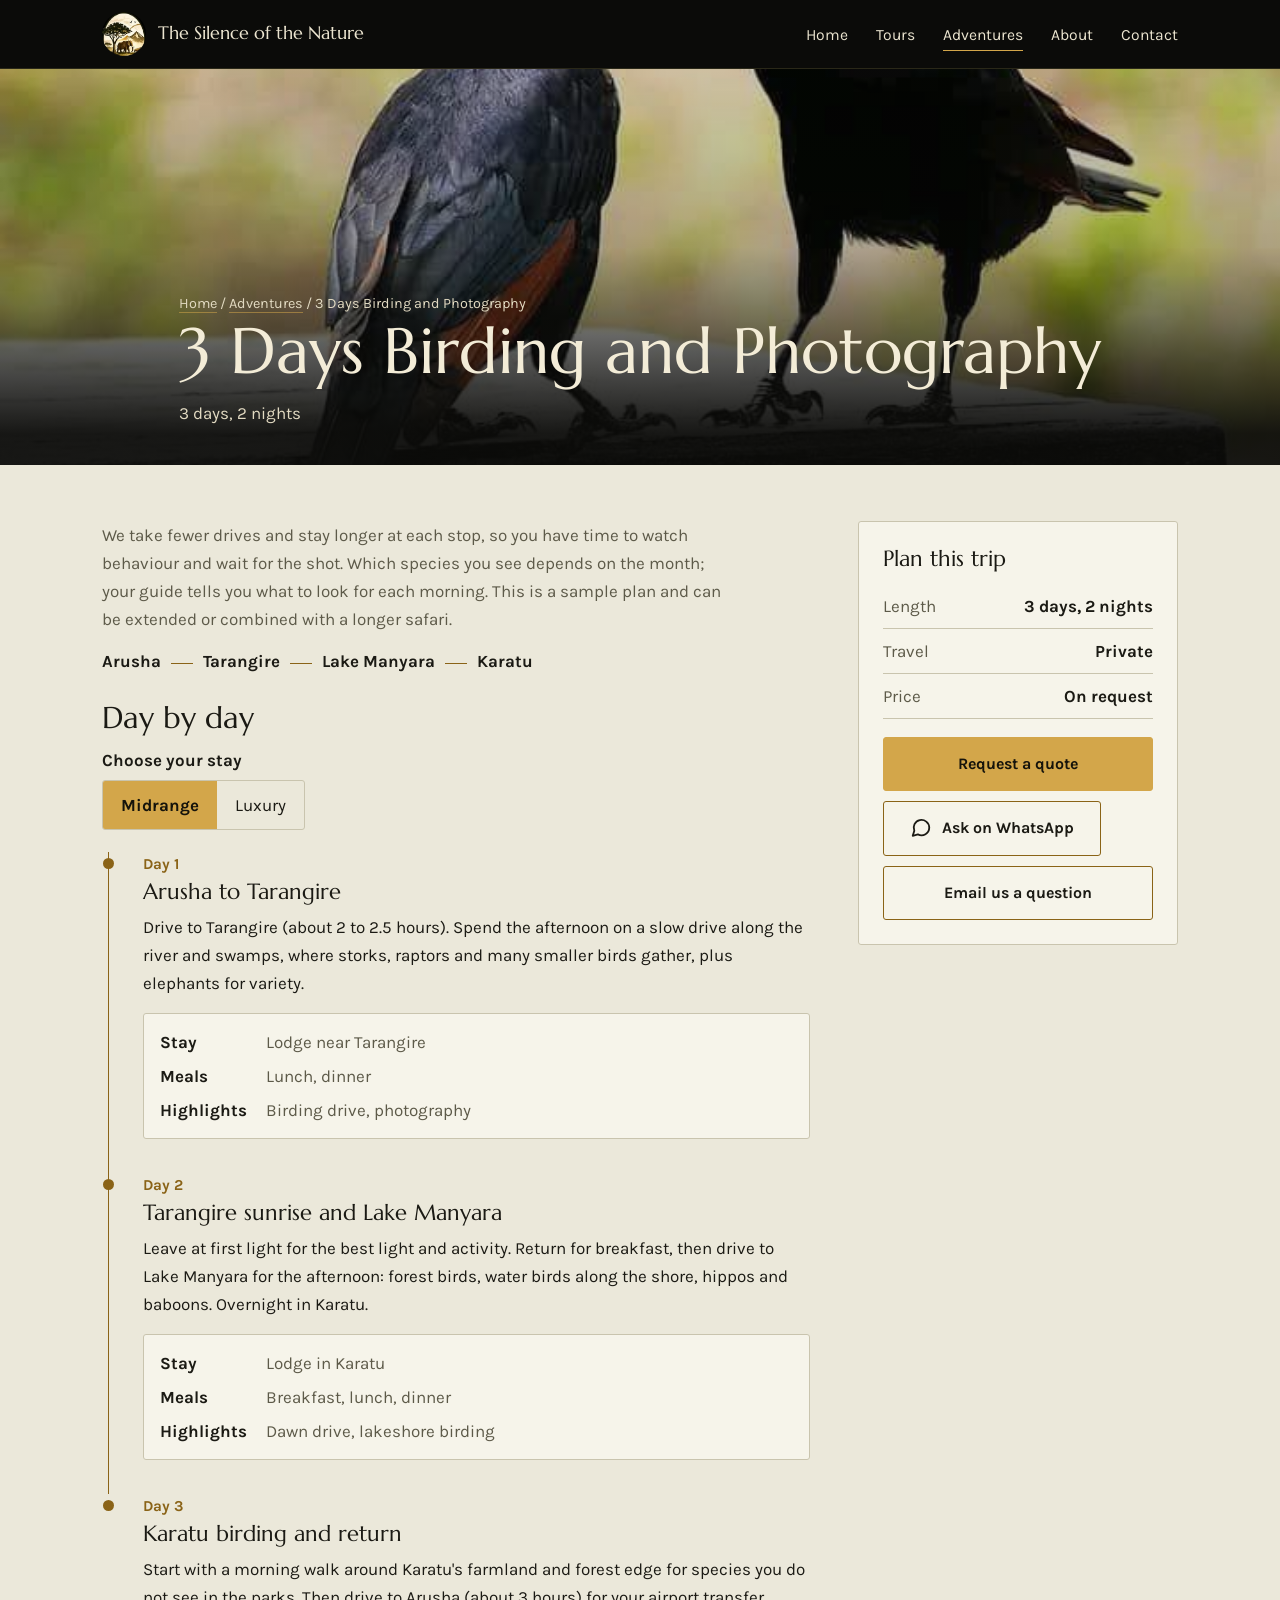
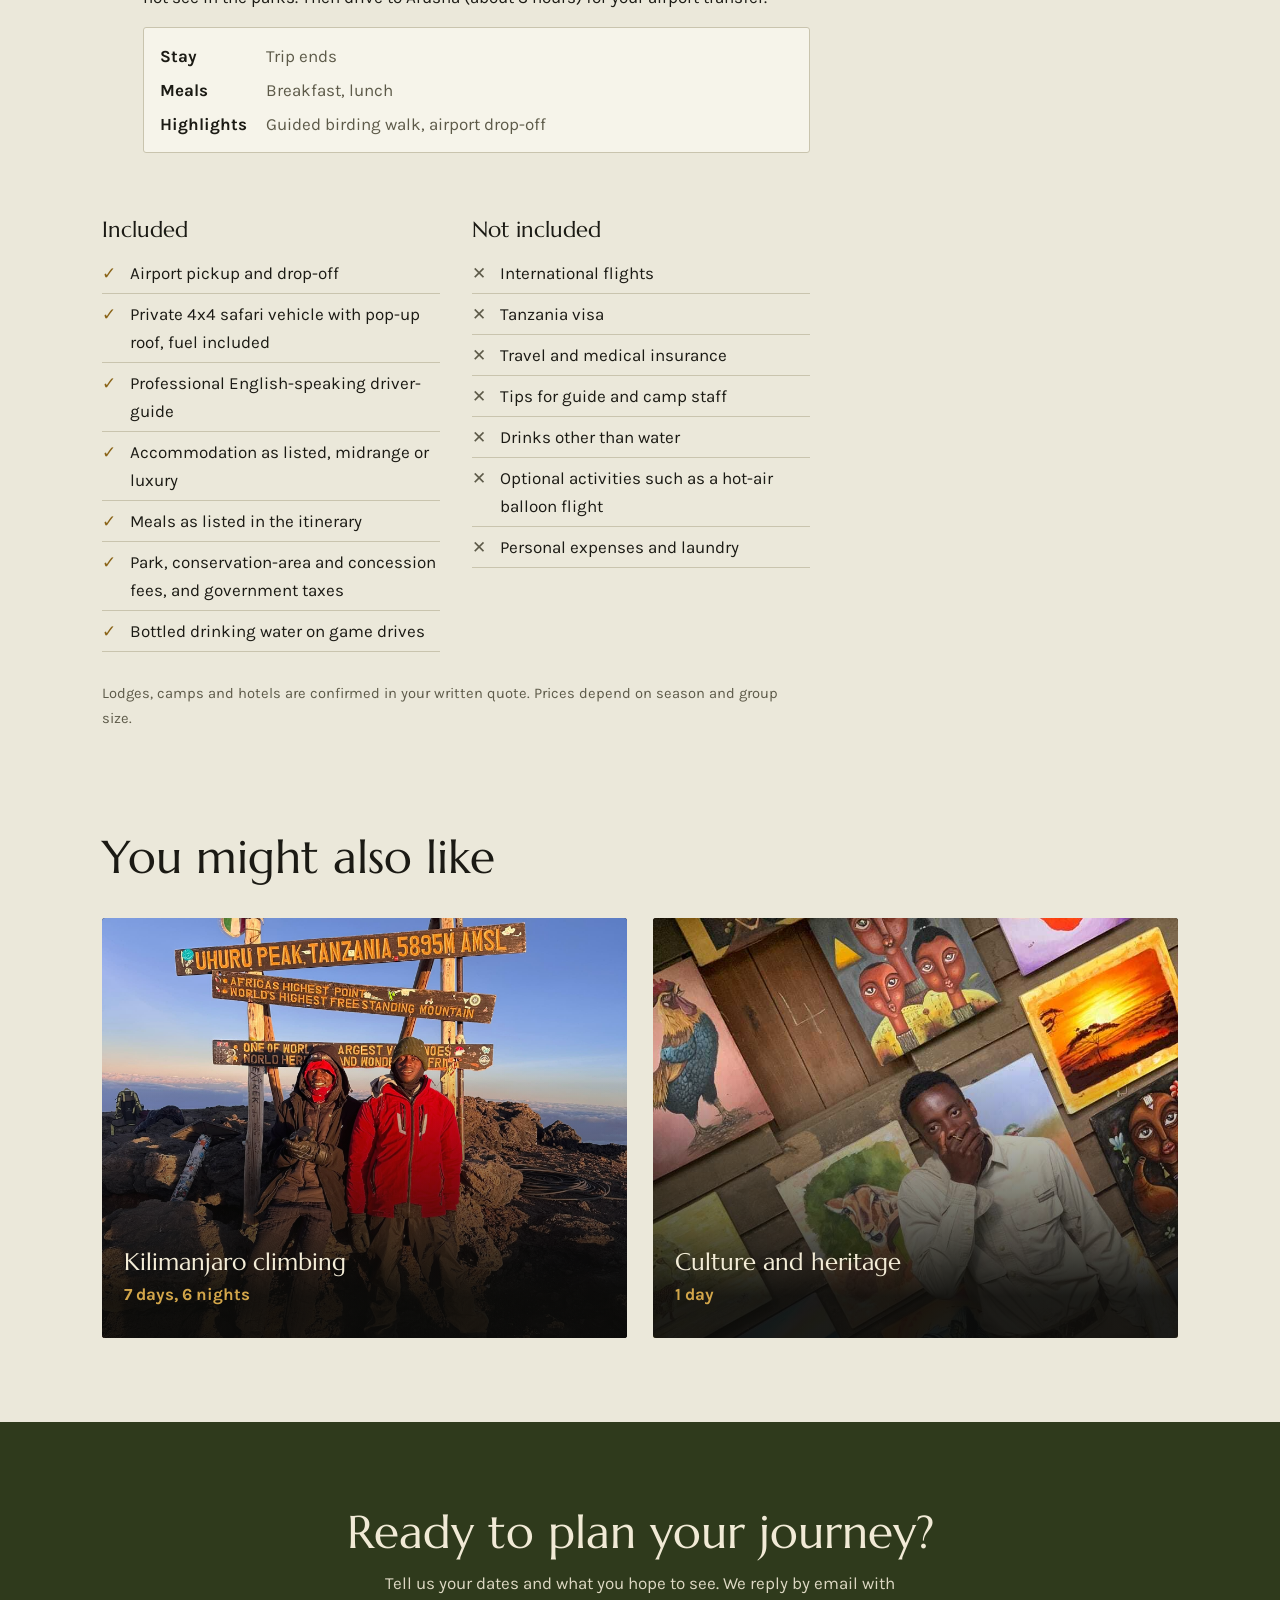
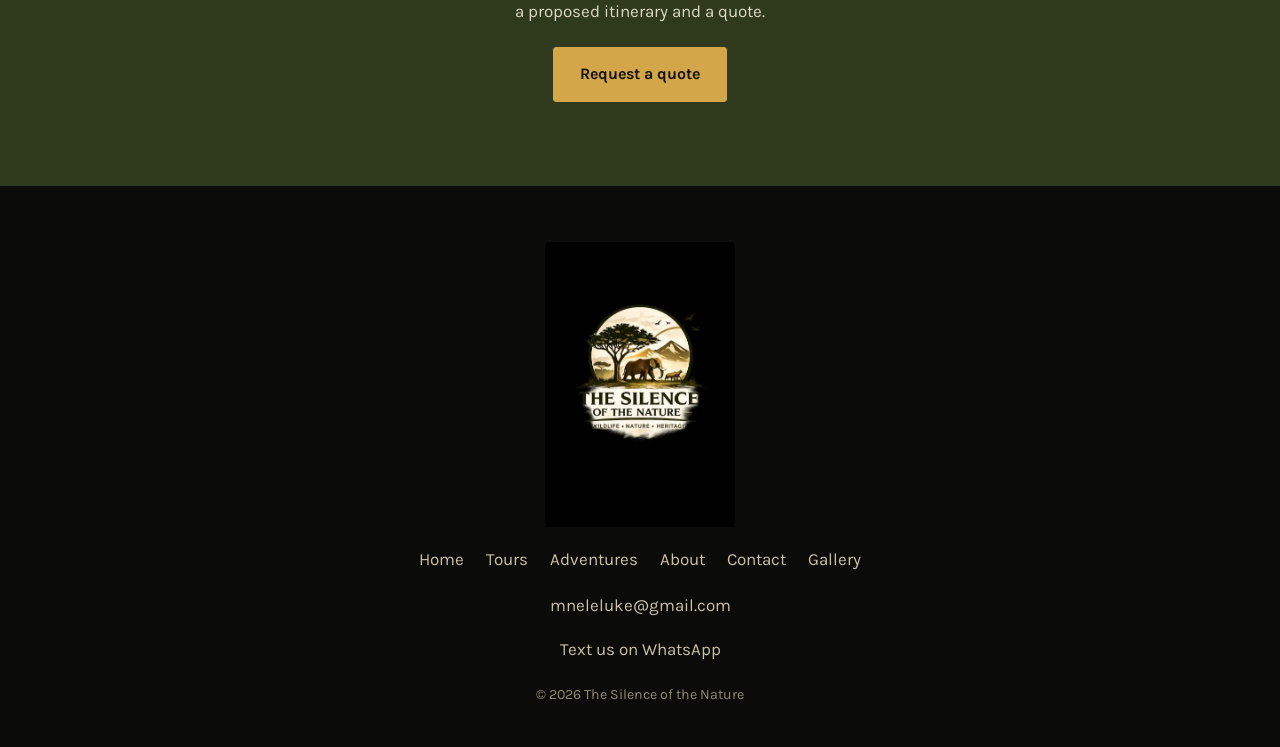
<file: birding-photography.html>
<!DOCTYPE html>
<html lang="en">
<head>
<meta charset="utf-8">
<meta name="viewport" content="width=device-width, initial-scale=1, viewport-fit=cover">
<title>3 Days Birding and Photography | The Silence of the Nature</title>
<meta name="description" content="A slow, early-start safari built around birds and light, with plenty of time at each stop.">
<link rel="icon" href="images/emblem.jpg">
<link rel="preconnect" href="https://fonts.googleapis.com">
<link rel="preconnect" href="https://fonts.gstatic.com" crossorigin>
<link href="https://fonts.googleapis.com/css2?family=Marcellus&family=Karla:wght@400;500;700&display=swap" rel="stylesheet">
<link rel="stylesheet" href="style.css">
</head>
<body>
<header>
<div class="wrap bar">
<a class="brand" href="index.html"><img src="images/emblem.jpg" alt="">The Silence of the Nature</a>
<button class="burger" aria-expanded="false" aria-controls="menu">Menu</button>
<nav id="menu" aria-label="Main"><ul><li><a href="index.html">Home</a></li><li><a href="tours.html">Tours</a></li><li><a href="adventures.html" aria-current="page">Adventures</a></li><li><a href="about.html">About</a></li><li><a href="contact.html">Contact</a></li></ul></nav>
</div>
</header>
<main>
<div class="banner">
<img src="images/starlings.jpg" alt="Two red-winged starlings perched on a wooden rail" style="object-position:50% 50%">
<div class="wrap"><p class="crumbs"><a href="index.html">Home</a> / <a href="adventures.html">Adventures</a> / <span>3 Days Birding and Photography</span></p><h1>3 Days Birding and Photography</h1><p>3 days, 2 nights</p></div>
</div>
<div class="wrap igrid">
<div class="itin" data-tier="mid">
<p class="lead" style="margin-bottom:6px">We take fewer drives and stay longer at each stop, so you have time to watch behaviour and wait for the shot. Which species you see depends on the month; your guide tells you what to look for each morning. This is a sample plan and can be extended or combined with a longer safari.</p>
<ol class="route" aria-label="Route"><li>Arusha</li><li>Tarangire</li><li>Lake Manyara</li><li>Karatu</li></ol>
<h2 style="font-size:1.9rem">Day by day</h2>
<p style="margin:0"><b>Choose your stay</b></p><div class="seg" role="group" aria-label="Accommodation level"><button type="button" data-tier="mid" aria-pressed="true">Midrange</button><button type="button" data-tier="lux" aria-pressed="false">Luxury</button></div>
<article class="day"><span class="dn">Day 1</span><h3>Arusha to Tarangire</h3><p>Drive to Tarangire (about 2 to 2.5 hours). Spend the afternoon on a slow drive along the river and swamps, where storks, raptors and many smaller birds gather, plus elephants for variety.</p>
<dl class="meta"><div><dt>Stay</dt><dd><span class="mid">Lodge near Tarangire</span><span class="lux">Luxury tented camp near Tarangire</span></dd></div><div><dt>Meals</dt><dd>Lunch, dinner</dd></div><div><dt>Highlights</dt><dd>Birding drive, photography</dd></div></dl></article><article class="day"><span class="dn">Day 2</span><h3>Tarangire sunrise and Lake Manyara</h3><p>Leave at first light for the best light and activity. Return for breakfast, then drive to Lake Manyara for the afternoon: forest birds, water birds along the shore, hippos and baboons. Overnight in Karatu.</p>
<dl class="meta"><div><dt>Stay</dt><dd><span class="mid">Lodge in Karatu</span><span class="lux">Luxury lodge in Karatu</span></dd></div><div><dt>Meals</dt><dd>Breakfast, lunch, dinner</dd></div><div><dt>Highlights</dt><dd>Dawn drive, lakeshore birding</dd></div></dl></article><article class="day"><span class="dn">Day 3</span><h3>Karatu birding and return</h3><p>Start with a morning walk around Karatu's farmland and forest edge for species you do not see in the parks. Then drive to Arusha (about 3 hours) for your airport transfer.</p>
<dl class="meta"><div><dt>Stay</dt><dd><span class="mid">Trip ends</span><span class="lux">Trip ends</span></dd></div><div><dt>Meals</dt><dd>Breakfast, lunch</dd></div><div><dt>Highlights</dt><dd>Guided birding walk, airport drop-off</dd></div></dl></article>
<div class="ie"><div class="y"><h3>Included</h3><ul><li>Airport pickup and drop-off</li><li>Private 4x4 safari vehicle with pop-up roof, fuel included</li><li>Professional English-speaking driver-guide</li><li>Accommodation as listed, midrange or luxury</li><li>Meals as listed in the itinerary</li><li>Park, conservation-area and concession fees, and government taxes</li><li>Bottled drinking water on game drives</li></ul></div><div class="x"><h3>Not included</h3><ul><li>International flights</li><li>Tanzania visa</li><li>Travel and medical insurance</li><li>Tips for guide and camp staff</li><li>Drinks other than water</li><li>Optional activities such as a hot-air balloon flight</li><li>Personal expenses and laundry</li></ul></div></div>

<p class="note">Lodges, camps and hotels are confirmed in your written quote. Prices depend on season and group size.</p>
</div>
<aside class="side"><h3 style="margin-bottom:12px">Plan this trip</h3><dl><div><dt>Length</dt><dd>3 days, 2 nights</dd></div><div><dt>Travel</dt><dd>Private</dd></div><div><dt>Price</dt><dd>On request</dd></div></dl><a class="btn solid" href="contact.html?tour=3%20Days%20Birding%20and%20Photography">Request a quote</a><a class="btn wa" data-wa="Hello, I would like to ask about the 3 Days Birding and Photography." href="#"><svg width="22" height="22" viewBox="0 0 24 24" fill="none" stroke="currentColor" stroke-width="2" stroke-linecap="round" stroke-linejoin="round" aria-hidden="true"><path d="M21 11.5a8.4 8.4 0 0 1-12.4 7.4L3 20.5l1.7-5.4A8.5 8.5 0 1 1 21 11.5z"/></svg>Ask on WhatsApp</a><a class="btn" href="mailto:mneleluke@gmail.com?subject=Question%20about%203%20Days%20Birding%20and%20Photography">Email us a question</a></aside>
</div>
<section><div class="wrap"><h2>You might also like</h2><div class="tours"><a class="tour" href="adventure-kilimanjaro.html"><img src="images/uhuru.jpg" alt="Two climbers at the Uhuru Peak sign on Kilimanjaro"><div class="in"><h3>Kilimanjaro climbing</h3><p class="d">7 days, 6 nights</p></div></a><a class="tour" href="adventure-culture-heritage.html"><img src="images/art.jpg" alt="Guide standing in front of a wall of local paintings"><div class="in"><h3>Culture and heritage</h3><p class="d">1 day</p></div></a></div></div></section>
<section class="cta"><div class="wrap"><h2>Ready to plan your journey?</h2><p>Tell us your dates and what you hope to see. We reply by email with a proposed itinerary and a quote.</p><a class="btn solid" href="contact.html">Request a quote</a></div></section>
</main>
<footer>
<div class="wrap">
<img src="images/logo.jpg" alt="The Silence of the Nature. Wildlife, Nature, Heritage.">
<ul><li><a href="index.html">Home</a></li><li><a href="tours.html">Tours</a></li><li><a href="adventures.html">Adventures</a></li><li><a href="about.html">About</a></li><li><a href="contact.html">Contact</a></li><li><a href="gallery.html">Gallery</a></li></ul>
<p><a href="mailto:mneleluke@gmail.com">mneleluke@gmail.com</a></p>
<p><a data-wa href="#">Text us on WhatsApp</a></p>
<small>&copy; 2026 The Silence of the Nature</small>
</div>
</footer>
<script src="script.js"></script>
</body>
</html>
</file>
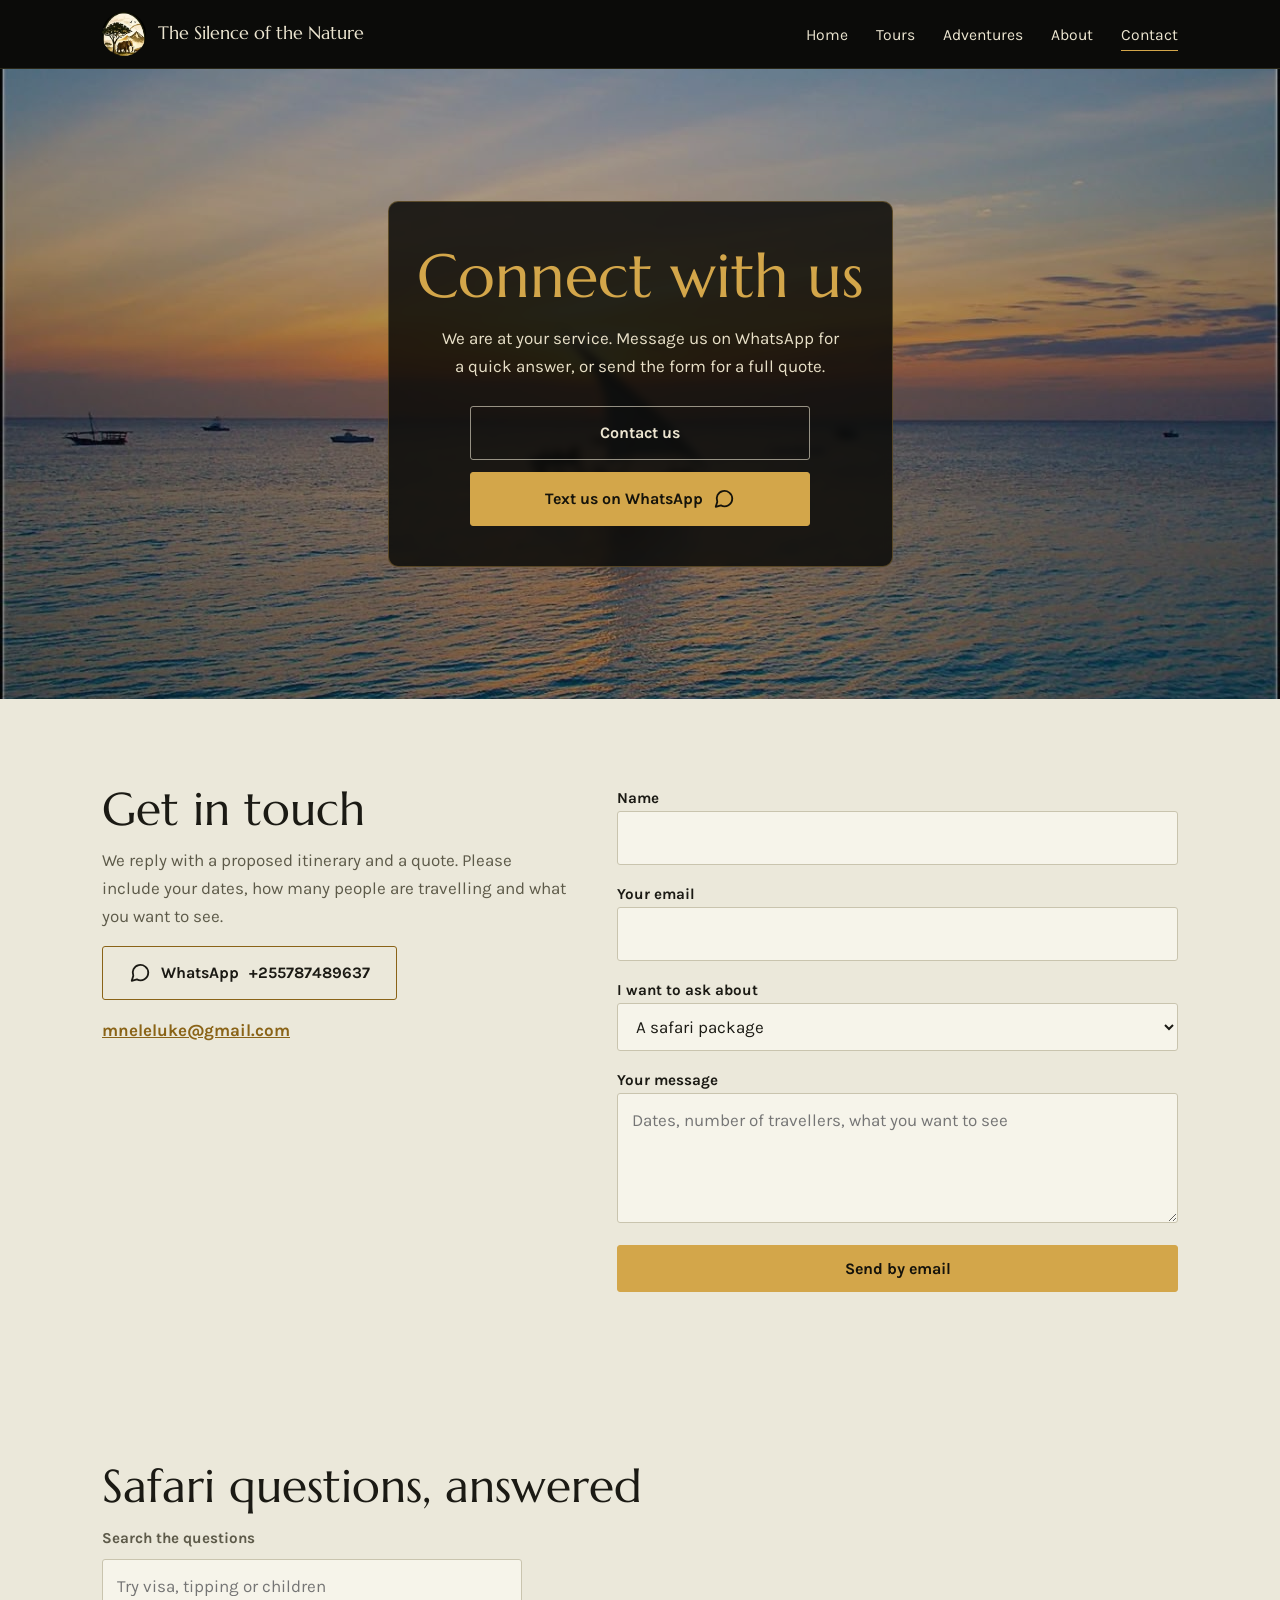
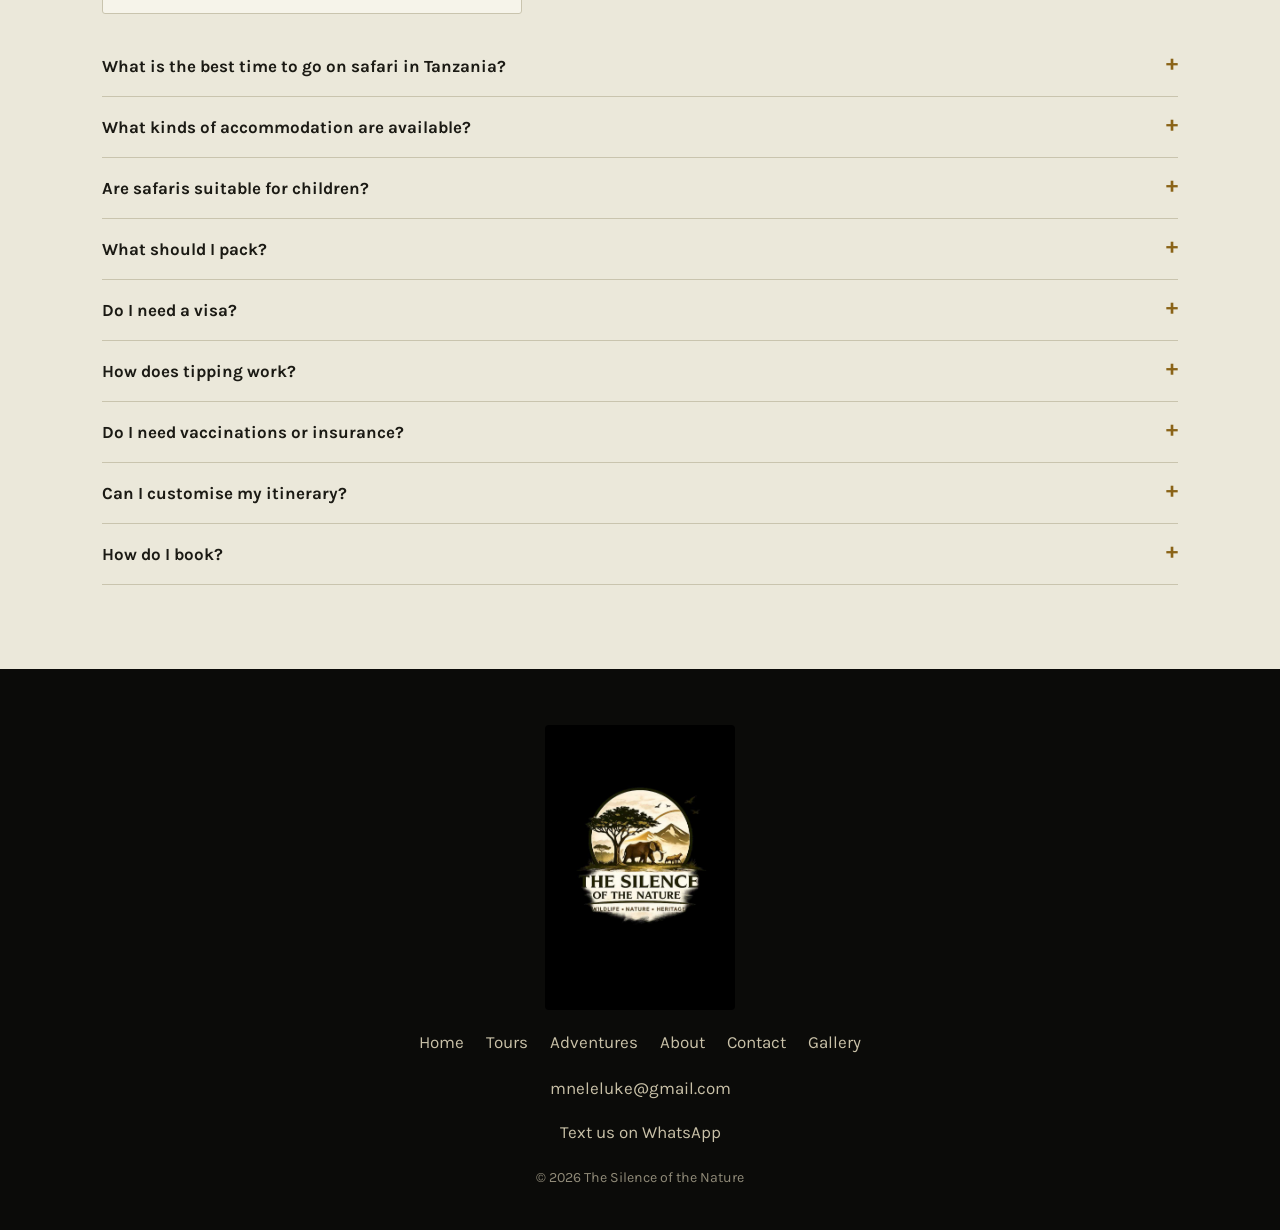
<file: contact.html>
<!DOCTYPE html>
<html lang="en">
<head>
<meta charset="utf-8">
<meta name="viewport" content="width=device-width, initial-scale=1, viewport-fit=cover">
<title>Contact | The Silence of the Nature</title>
<meta name="description" content="Request a quote or ask a question about a Tanzania safari, by email or WhatsApp.">
<link rel="icon" href="images/emblem.jpg">
<link rel="preconnect" href="https://fonts.googleapis.com">
<link rel="preconnect" href="https://fonts.gstatic.com" crossorigin>
<link href="https://fonts.googleapis.com/css2?family=Marcellus&family=Karla:wght@400;500;700&display=swap" rel="stylesheet">
<link rel="stylesheet" href="style.css">
</head>
<body>
<header>
<div class="wrap bar">
<a class="brand" href="index.html"><img src="images/emblem.jpg" alt="">The Silence of the Nature</a>
<button class="burger" aria-expanded="false" aria-controls="menu">Menu</button>
<nav id="menu" aria-label="Main"><ul><li><a href="index.html">Home</a></li><li><a href="tours.html">Tours</a></li><li><a href="adventures.html">Adventures</a></li><li><a href="about.html">About</a></li><li><a href="contact.html" aria-current="page">Contact</a></li></ul></nav>
</div>
</header>
<main>
<div class="banner connect">
<img src="images/zanzibar.jpg" alt="A sailing dhow at sunset off the coast of Zanzibar" style="object-position:50% 60%">
<div class="wrap"><div class="ccard">
<h1>Connect with us</h1>
<p>We are at your service. Message us on WhatsApp for a quick answer, or send the form for a full quote.</p>
<div class="row-btns"><a class="btn ghost" href="#f">Contact us</a><a class="btn solid wa" data-wa href="#">Text us on WhatsApp <svg width="22" height="22" viewBox="0 0 24 24" fill="none" stroke="currentColor" stroke-width="2" stroke-linecap="round" stroke-linejoin="round" aria-hidden="true"><path d="M21 11.5a8.4 8.4 0 0 1-12.4 7.4L3 20.5l1.7-5.4A8.5 8.5 0 1 1 21 11.5z"/></svg></a></div>
</div></div>
</div>
<section><div class="wrap contact">
<div><h2>Get in touch</h2>
<p class="lead">We reply with a proposed itinerary and a quote. Please include your dates, how many people are travelling and what you want to see.</p>
<p class="wa-line"><a class="btn wa" data-wa href="#"><svg width="22" height="22" viewBox="0 0 24 24" fill="none" stroke="currentColor" stroke-width="2" stroke-linecap="round" stroke-linejoin="round" aria-hidden="true"><path d="M21 11.5a8.4 8.4 0 0 1-12.4 7.4L3 20.5l1.7-5.4A8.5 8.5 0 1 1 21 11.5z"/></svg>WhatsApp <span data-wa-num></span></a></p>
<p><a href="mailto:mneleluke@gmail.com" style="color:var(--gold);font-weight:700">mneleluke@gmail.com</a></p></div>
<form id="f">
<div><label for="n">Name</label><input id="n" required autocomplete="name"></div>
<div><label for="e">Your email</label><input id="e" type="email" required autocomplete="email"></div>
<div><label for="i">I want to ask about</label><select id="i"><option>A safari package</option><option>Kilimanjaro climb</option><option>Birding and photography</option><option>Culture and heritage</option><option>Something else</option></select></div>
<div><label for="m">Your message</label><textarea id="m" placeholder="Dates, number of travellers, what you want to see"></textarea></div>
<button class="btn solid" type="submit">Send by email</button>
<p id="ok">Your email app is opening with your message ready to send.</p>
</form></div></section>
<section class="faqbox" id="faq">
<div class="wrap">
<h2>Safari questions, answered</h2>
<label for="q" class="lead">Search the questions</label><br>
<input id="q" type="search" placeholder="Try visa, tipping or children">
<div id="faq-list"><details><summary>What is the best time to go on safari in Tanzania?</summary><p>The dry months, June to October, are the easiest for wildlife viewing. The Great Migration moves through the year: calving in the south from January to March, the Western Corridor around May and June, and the north from July to October. Tell us what you want to see and we match your dates.</p></details><details><summary>What kinds of accommodation are available?</summary><p>Midrange and luxury lodges, tented camps and camping. Every itinerary page lets you switch between midrange and luxury stays.</p></details><details><summary>Are safaris suitable for children?</summary><p>Yes. We plan family safaris with shorter drives and child-friendly lodges. Some camps have minimum ages, which we check for you.</p></details><details><summary>What should I pack?</summary><p>Light neutral clothing, a warm layer for early mornings, a hat, sunscreen, insect repellent, binoculars, a camera and a soft bag. We send a full list after booking.</p></details><details><summary>Do I need a visa?</summary><p>Most visitors do. Apply through the official Tanzania immigration website before you travel, and check the rules for your passport.</p></details><details><summary>How does tipping work?</summary><p>Tipping guides and camp staff is customary. We explain what is usual for your group size before you travel.</p></details><details><summary>Do I need vaccinations or insurance?</summary><p>Ask your doctor about vaccinations and malaria prevention, and check whether a yellow fever certificate applies to your route. We recommend travel insurance that covers medical care and evacuation.</p></details><details><summary>Can I customise my itinerary?</summary><p>Yes. Every package is a starting point. Choose a tour, then tell us what to change.</p></details><details><summary>How do I book?</summary><p>Send us your dates, group size and interests using the contact form or by email. We reply with a proposed itinerary and a quote, and share our cancellation terms with it.</p></details></div>
<p id="none" style="display:none;color:var(--mute)">No match. Email us and we will answer directly.</p>
</div>
</section>
</main>
<footer>
<div class="wrap">
<img src="images/logo.jpg" alt="The Silence of the Nature. Wildlife, Nature, Heritage.">
<ul><li><a href="index.html">Home</a></li><li><a href="tours.html">Tours</a></li><li><a href="adventures.html">Adventures</a></li><li><a href="about.html">About</a></li><li><a href="contact.html">Contact</a></li><li><a href="gallery.html">Gallery</a></li></ul>
<p><a href="mailto:mneleluke@gmail.com">mneleluke@gmail.com</a></p>
<p><a data-wa href="#">Text us on WhatsApp</a></p>
<small>&copy; 2026 The Silence of the Nature</small>
</div>
</footer>
<script src="script.js"></script>
</body>
</html>
</file>
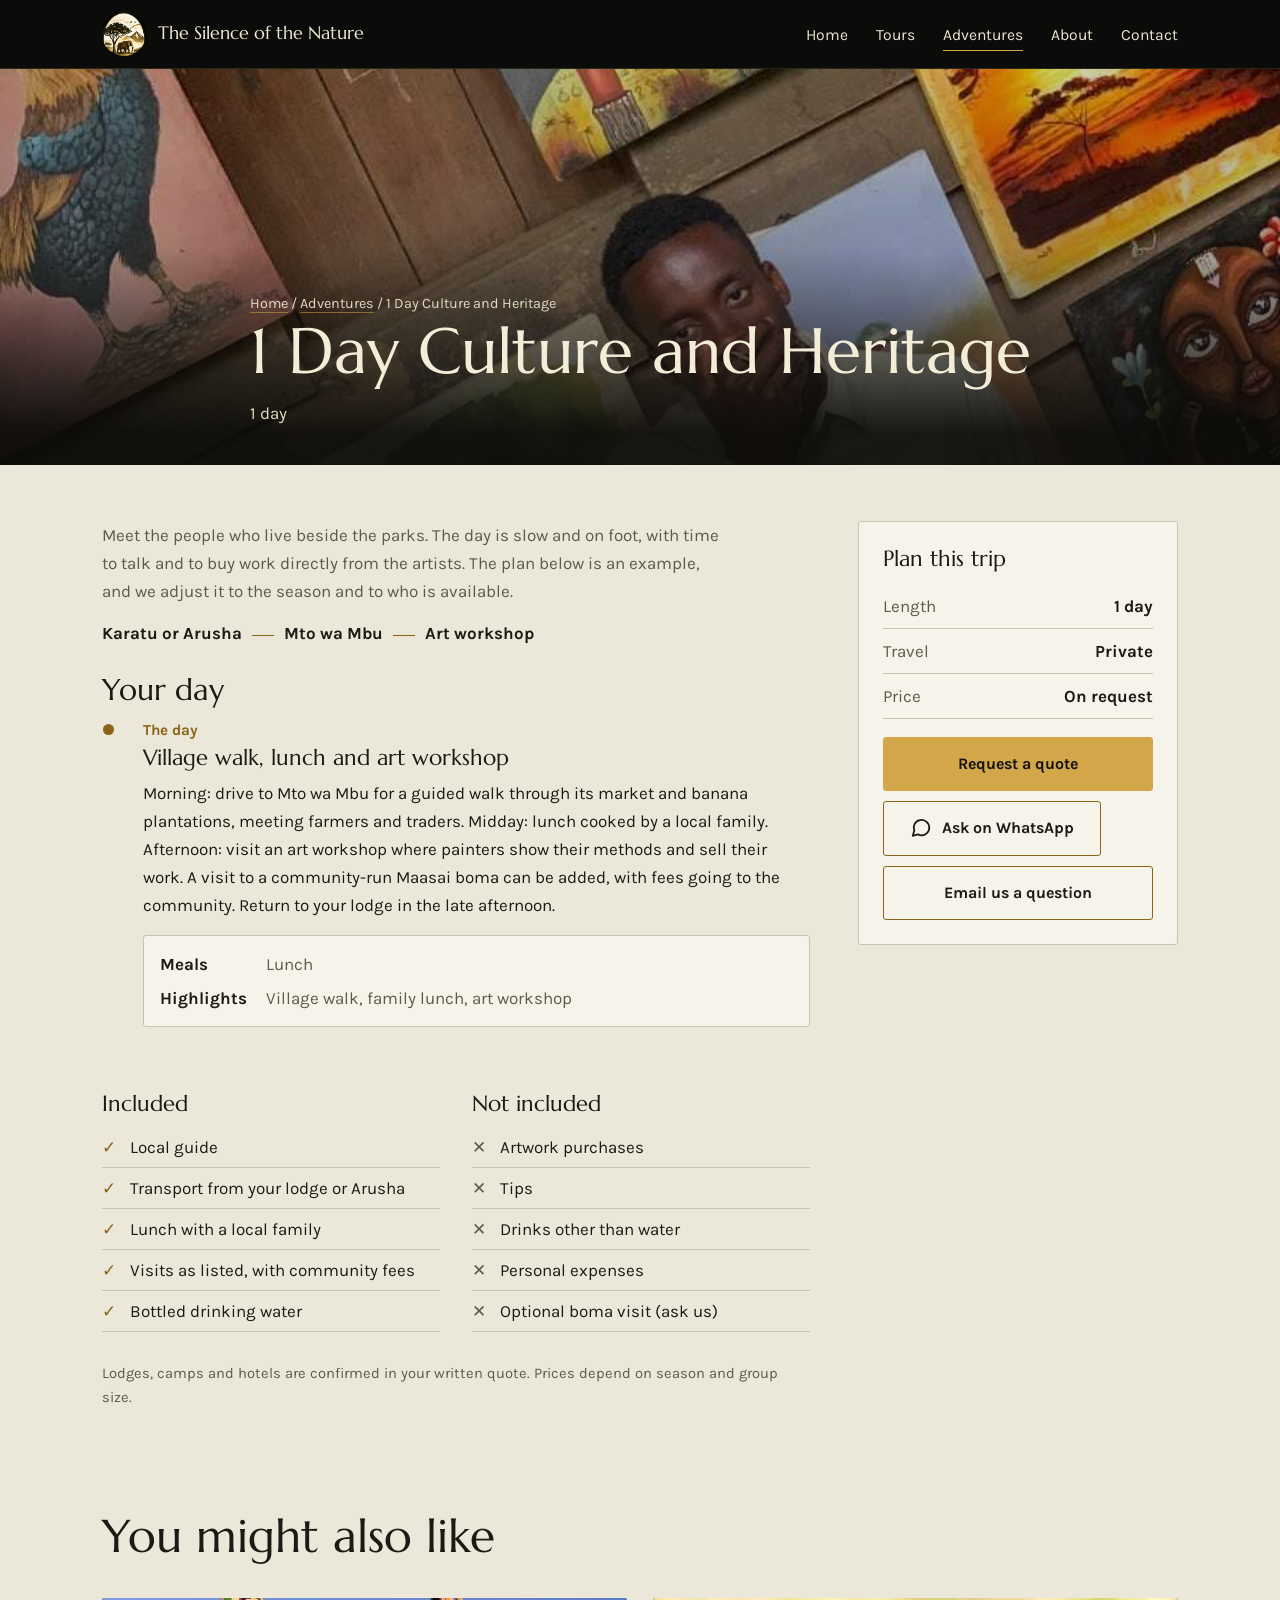
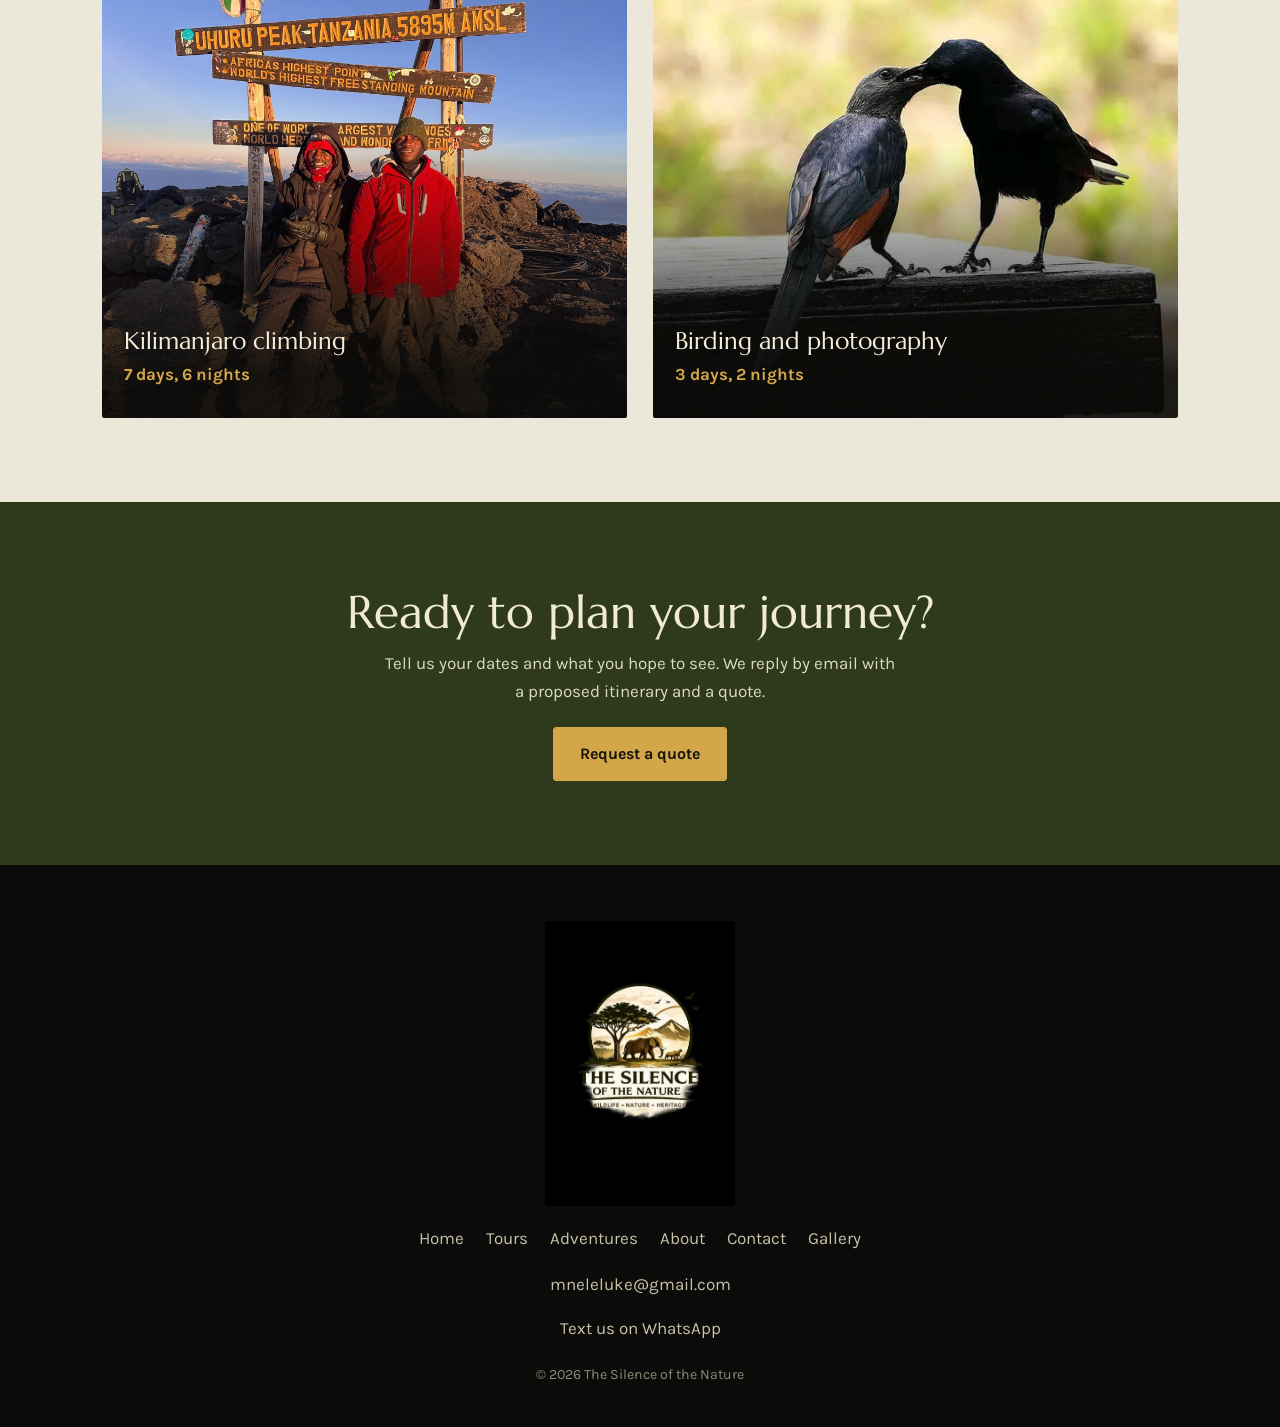
<file: culture-heritage.html>
<!DOCTYPE html>
<html lang="en">
<head>
<meta charset="utf-8">
<meta name="viewport" content="width=device-width, initial-scale=1, viewport-fit=cover">
<title>1 Day Culture and Heritage | The Silence of the Nature</title>
<meta name="description" content="A day with local painters, farmers and traders around Lake Manyara. Easy to add to any safari.">
<link rel="icon" href="images/emblem.jpg">
<link rel="preconnect" href="https://fonts.googleapis.com">
<link rel="preconnect" href="https://fonts.gstatic.com" crossorigin>
<link href="https://fonts.googleapis.com/css2?family=Marcellus&family=Karla:wght@400;500;700&display=swap" rel="stylesheet">
<link rel="stylesheet" href="style.css">
</head>
<body>
<header>
<div class="wrap bar">
<a class="brand" href="index.html"><img src="images/emblem.jpg" alt="">The Silence of the Nature</a>
<button class="burger" aria-expanded="false" aria-controls="menu">Menu</button>
<nav id="menu" aria-label="Main"><ul><li><a href="index.html">Home</a></li><li><a href="tours.html">Tours</a></li><li><a href="adventures.html" aria-current="page">Adventures</a></li><li><a href="about.html">About</a></li><li><a href="contact.html">Contact</a></li></ul></nav>
</div>
</header>
<main>
<div class="banner">
<img src="images/art.jpg" alt="Guide standing in front of a wall of local paintings" style="object-position:50% 45%">
<div class="wrap"><p class="crumbs"><a href="index.html">Home</a> / <a href="adventures.html">Adventures</a> / <span>1 Day Culture and Heritage</span></p><h1>1 Day Culture and Heritage</h1><p>1 day</p></div>
</div>
<div class="wrap igrid">
<div class="itin" data-tier="mid">
<p class="lead" style="margin-bottom:6px">Meet the people who live beside the parks. The day is slow and on foot, with time to talk and to buy work directly from the artists. The plan below is an example, and we adjust it to the season and to who is available.</p>
<ol class="route" aria-label="Route"><li>Karatu or Arusha</li><li>Mto wa Mbu</li><li>Art workshop</li></ol>
<h2 style="font-size:1.9rem">Your day</h2>

<article class="day"><span class="dn">The day</span><h3>Village walk, lunch and art workshop</h3><p>Morning: drive to Mto wa Mbu for a guided walk through its market and banana plantations, meeting farmers and traders. Midday: lunch cooked by a local family. Afternoon: visit an art workshop where painters show their methods and sell their work. A visit to a community-run Maasai boma can be added, with fees going to the community. Return to your lodge in the late afternoon.</p>
<dl class="meta"><div><dt>Meals</dt><dd>Lunch</dd></div><div><dt>Highlights</dt><dd>Village walk, family lunch, art workshop</dd></div></dl></article>
<div class="ie"><div class="y"><h3>Included</h3><ul><li>Local guide</li><li>Transport from your lodge or Arusha</li><li>Lunch with a local family</li><li>Visits as listed, with community fees</li><li>Bottled drinking water</li></ul></div><div class="x"><h3>Not included</h3><ul><li>Artwork purchases</li><li>Tips</li><li>Drinks other than water</li><li>Personal expenses</li><li>Optional boma visit (ask us)</li></ul></div></div>

<p class="note">Lodges, camps and hotels are confirmed in your written quote. Prices depend on season and group size.</p>
</div>
<aside class="side"><h3 style="margin-bottom:12px">Plan this trip</h3><dl><div><dt>Length</dt><dd>1 day</dd></div><div><dt>Travel</dt><dd>Private</dd></div><div><dt>Price</dt><dd>On request</dd></div></dl><a class="btn solid" href="contact.html?tour=1%20Day%20Culture%20and%20Heritage">Request a quote</a><a class="btn wa" data-wa="Hello, I would like to ask about the 1 Day Culture and Heritage." href="#"><svg width="22" height="22" viewBox="0 0 24 24" fill="none" stroke="currentColor" stroke-width="2" stroke-linecap="round" stroke-linejoin="round" aria-hidden="true"><path d="M21 11.5a8.4 8.4 0 0 1-12.4 7.4L3 20.5l1.7-5.4A8.5 8.5 0 1 1 21 11.5z"/></svg>Ask on WhatsApp</a><a class="btn" href="mailto:mneleluke@gmail.com?subject=Question%20about%201%20Day%20Culture%20and%20Heritage">Email us a question</a></aside>
</div>
<section><div class="wrap"><h2>You might also like</h2><div class="tours"><a class="tour" href="adventure-kilimanjaro.html"><img src="images/uhuru.jpg" alt="Two climbers at the Uhuru Peak sign on Kilimanjaro"><div class="in"><h3>Kilimanjaro climbing</h3><p class="d">7 days, 6 nights</p></div></a><a class="tour" href="adventure-birding-photography.html"><img src="images/starlings.jpg" alt="Two red-winged starlings perched on a wooden rail"><div class="in"><h3>Birding and photography</h3><p class="d">3 days, 2 nights</p></div></a></div></div></section>
<section class="cta"><div class="wrap"><h2>Ready to plan your journey?</h2><p>Tell us your dates and what you hope to see. We reply by email with a proposed itinerary and a quote.</p><a class="btn solid" href="contact.html">Request a quote</a></div></section>
</main>
<footer>
<div class="wrap">
<img src="images/logo.jpg" alt="The Silence of the Nature. Wildlife, Nature, Heritage.">
<ul><li><a href="index.html">Home</a></li><li><a href="tours.html">Tours</a></li><li><a href="adventures.html">Adventures</a></li><li><a href="about.html">About</a></li><li><a href="contact.html">Contact</a></li><li><a href="gallery.html">Gallery</a></li></ul>
<p><a href="mailto:mneleluke@gmail.com">mneleluke@gmail.com</a></p>
<p><a data-wa href="#">Text us on WhatsApp</a></p>
<small>&copy; 2026 The Silence of the Nature</small>
</div>
</footer>
<script src="script.js"></script>
</body>
</html>
</file>
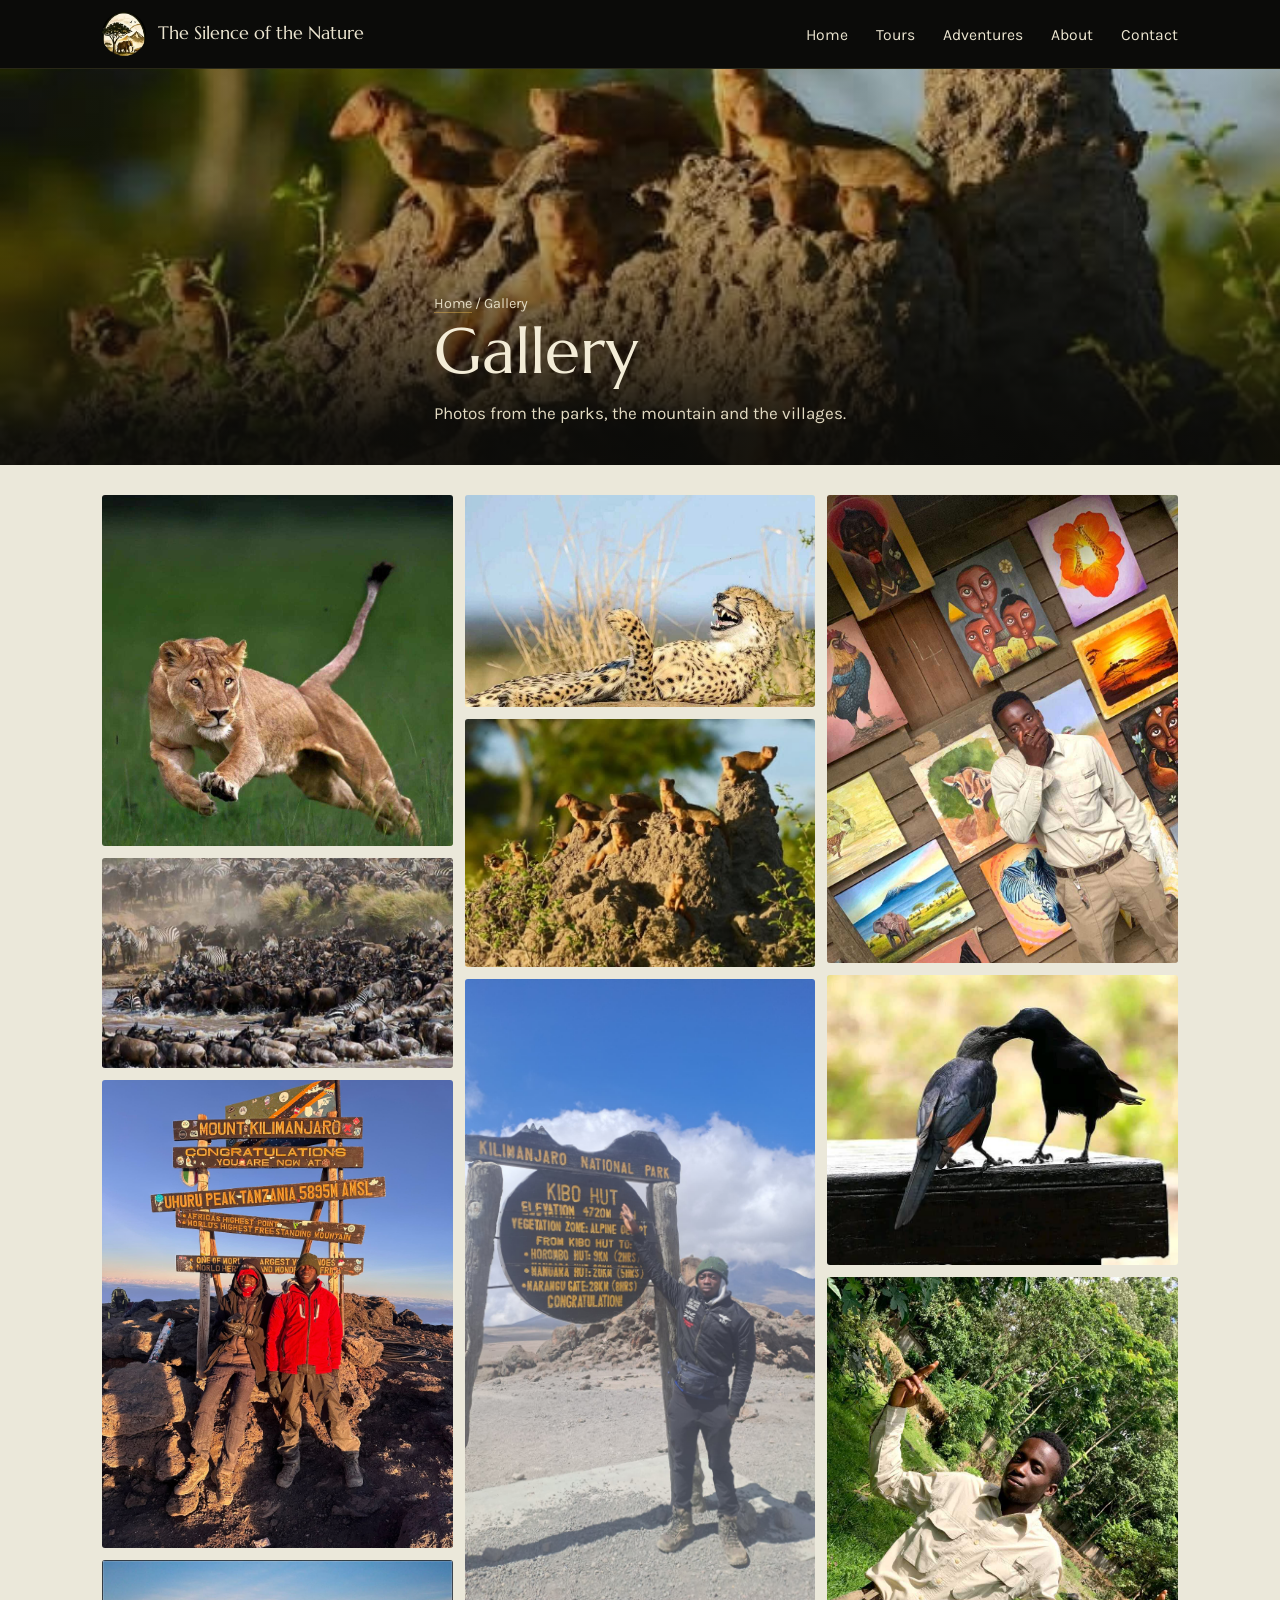
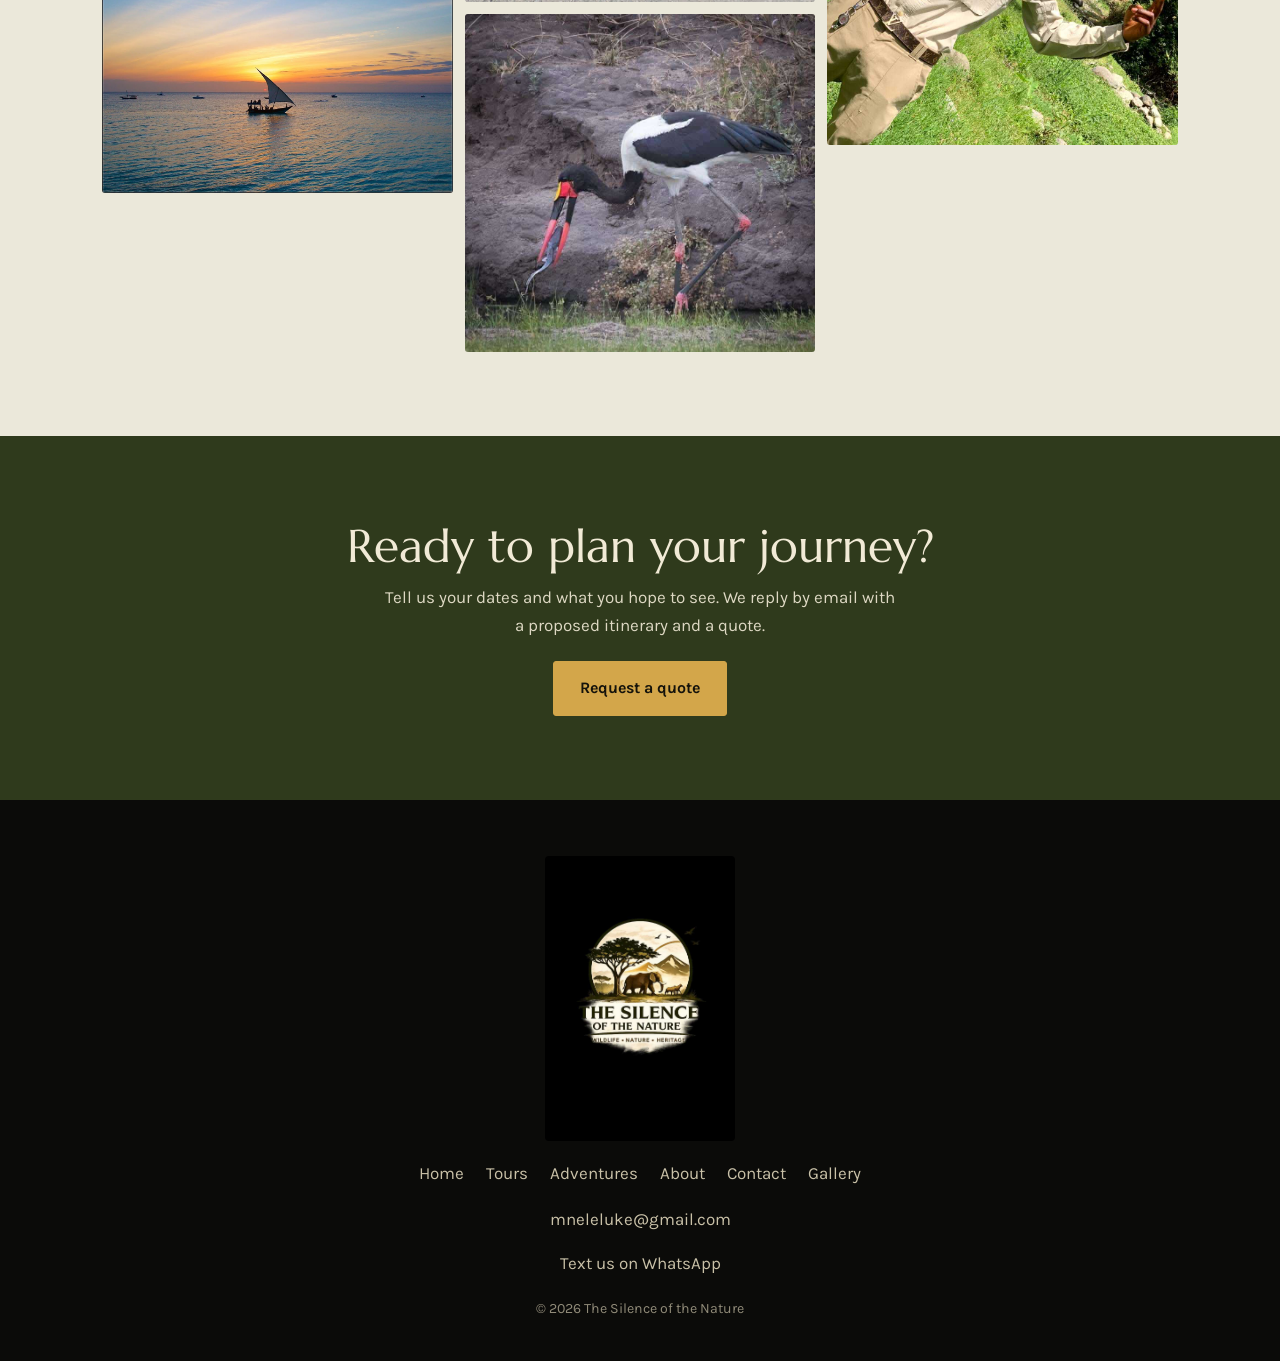
<file: gallery.html>
<!DOCTYPE html>
<html lang="en">
<head>
<meta charset="utf-8">
<meta name="viewport" content="width=device-width, initial-scale=1, viewport-fit=cover">
<title>Gallery | The Silence of the Nature</title>
<meta name="description" content="Photos from the parks, the mountain and the villages.">
<link rel="icon" href="images/emblem.jpg">
<link rel="preconnect" href="https://fonts.googleapis.com">
<link rel="preconnect" href="https://fonts.gstatic.com" crossorigin>
<link href="https://fonts.googleapis.com/css2?family=Marcellus&family=Karla:wght@400;500;700&display=swap" rel="stylesheet">
<link rel="stylesheet" href="style.css">
</head>
<body>
<header>
<div class="wrap bar">
<a class="brand" href="index.html"><img src="images/emblem.jpg" alt="">The Silence of the Nature</a>
<button class="burger" aria-expanded="false" aria-controls="menu">Menu</button>
<nav id="menu" aria-label="Main"><ul><li><a href="index.html">Home</a></li><li><a href="tours.html">Tours</a></li><li><a href="adventures.html">Adventures</a></li><li><a href="about.html">About</a></li><li><a href="contact.html">Contact</a></li></ul></nav>
</div>
</header>
<main>
<div class="banner">
<img src="images/mongoose.jpg" alt="Dwarf mongooses on a termite mound" style="object-position:50% 50%">
<div class="wrap"><p class="crumbs"><a href="index.html">Home</a> / <span>Gallery</span></p><h1>Gallery</h1><p>Photos from the parks, the mountain and the villages.</p></div>
</div>
<section class="tight"><div class="wrap"><div class="gal"><button type="button" data-lb aria-label="Open photo: A lioness leaping across green grass"><img src="images/hero.jpg" alt="A lioness leaping across green grass" loading="lazy"></button><button type="button" data-lb aria-label="Open photo: Wildebeest leaping into a river during a crossing"><img src="images/wildebeest.jpg" alt="Wildebeest leaping into a river during a crossing" loading="lazy"></button><button type="button" data-lb aria-label="Open photo: Uhuru Peak at sunrise, 5,895 m"><img src="images/uhuru.jpg" alt="Uhuru Peak at sunrise, 5,895 m" loading="lazy"></button><button type="button" data-lb aria-label="Open photo: A sailing dhow at sunset off Zanzibar"><img src="images/zanzibar.jpg" alt="A sailing dhow at sunset off Zanzibar" loading="lazy"></button><button type="button" data-lb aria-label="Open photo: A cheetah resting on a mound"><img src="images/cheetah.jpg" alt="A cheetah resting on a mound" loading="lazy"></button><button type="button" data-lb aria-label="Open photo: Dwarf mongooses on a termite mound"><img src="images/mongoose.jpg" alt="Dwarf mongooses on a termite mound" loading="lazy"></button><button type="button" data-lb aria-label="Open photo: Kibo Hut sign, 4,720 m, on Kilimanjaro"><img src="images/kibo.jpg" alt="Kibo Hut sign, 4,720 m, on Kilimanjaro" loading="lazy"></button><button type="button" data-lb aria-label="Open photo: Saddle-billed stork catching a fish"><img src="images/stork.jpg" alt="Saddle-billed stork catching a fish" loading="lazy"></button><button type="button" data-lb aria-label="Open photo: Local paintings and a guide"><img src="images/art.jpg" alt="Local paintings and a guide" loading="lazy"></button><button type="button" data-lb aria-label="Open photo: Two red-winged starlings on a rail"><img src="images/starlings.jpg" alt="Two red-winged starlings on a rail" loading="lazy"></button><button type="button" data-lb aria-label="Open photo: Your guide in the field"><img src="images/guide.jpg" alt="Your guide in the field" loading="lazy"></button></div></div></section>
<section class="cta"><div class="wrap"><h2>Ready to plan your journey?</h2><p>Tell us your dates and what you hope to see. We reply by email with a proposed itinerary and a quote.</p><a class="btn solid" href="contact.html">Request a quote</a></div></section>
</main>
<footer>
<div class="wrap">
<img src="images/logo.jpg" alt="The Silence of the Nature. Wildlife, Nature, Heritage.">
<ul><li><a href="index.html">Home</a></li><li><a href="tours.html">Tours</a></li><li><a href="adventures.html">Adventures</a></li><li><a href="about.html">About</a></li><li><a href="contact.html">Contact</a></li><li><a href="gallery.html">Gallery</a></li></ul>
<p><a href="mailto:mneleluke@gmail.com">mneleluke@gmail.com</a></p>
<p><a data-wa href="#">Text us on WhatsApp</a></p>
<small>&copy; 2026 The Silence of the Nature</small>
</div>
</footer>
<script src="script.js"></script>
</body>
</html>
</file>
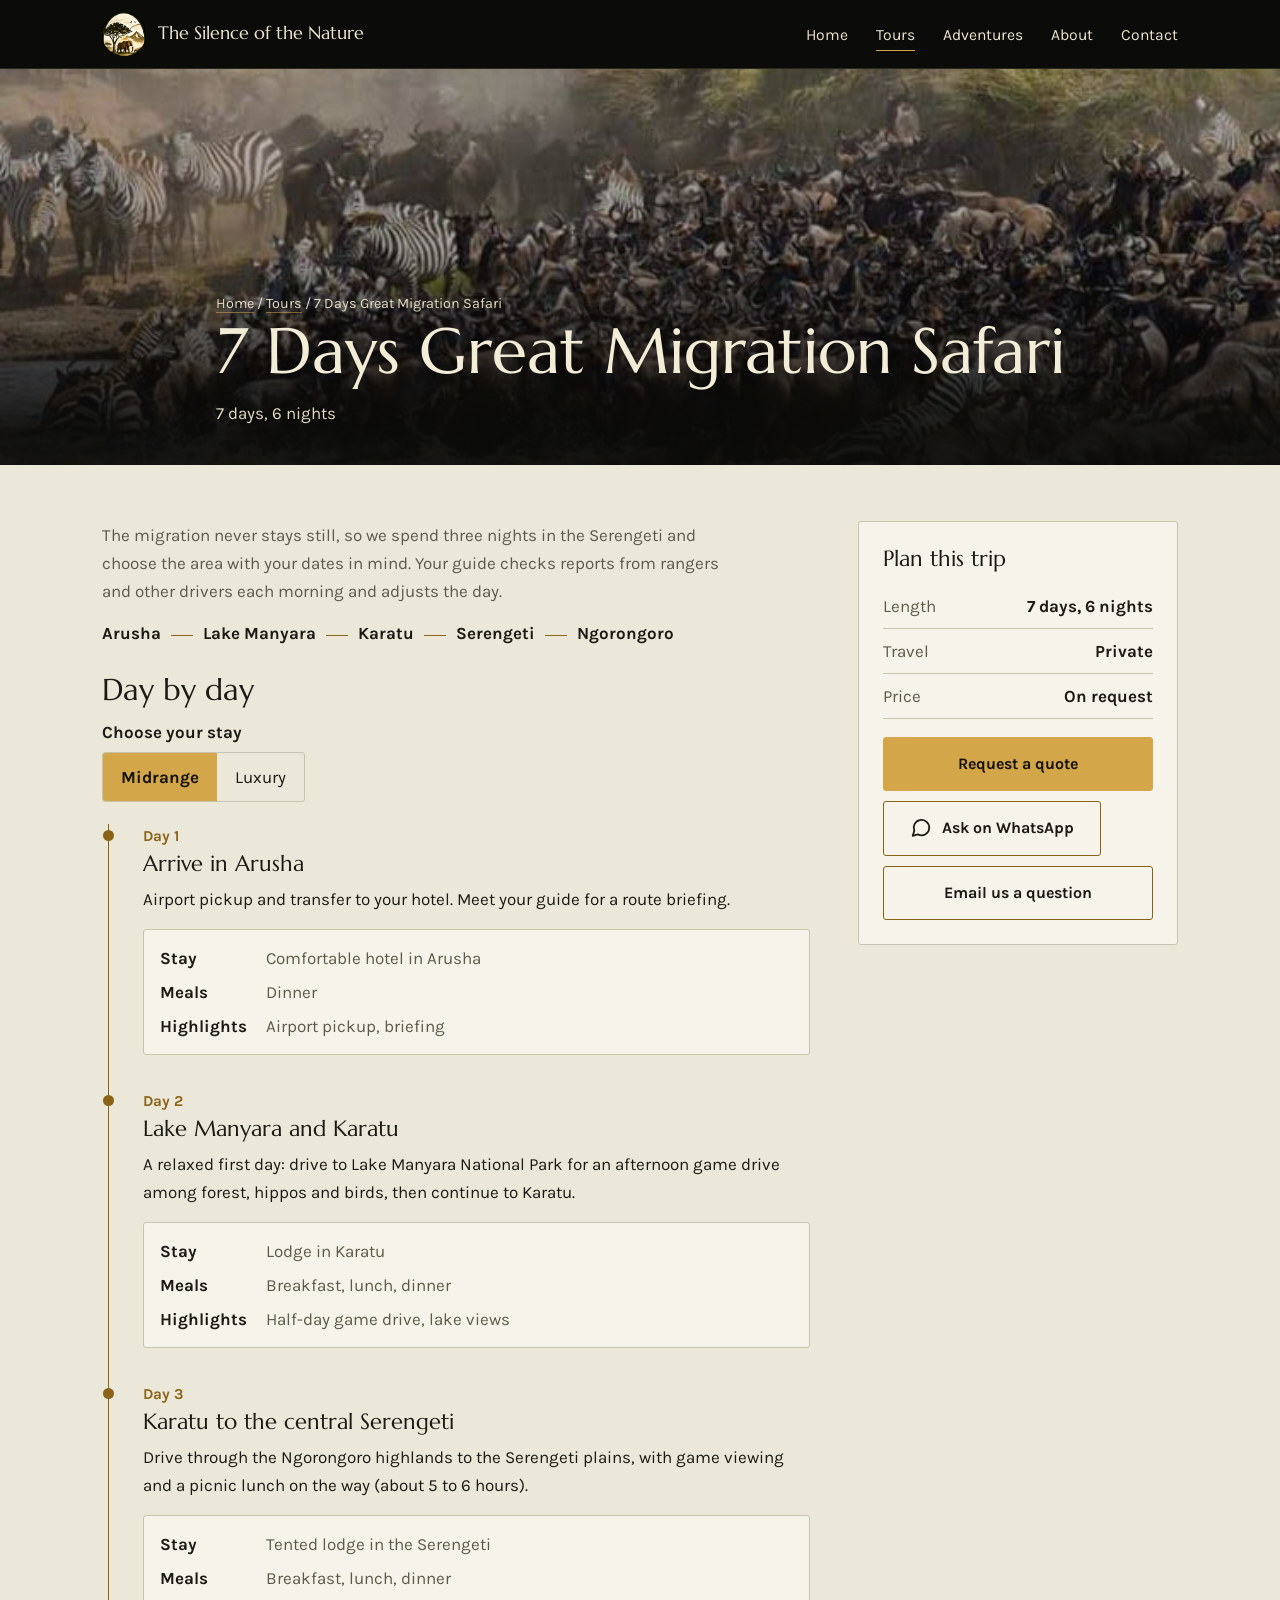
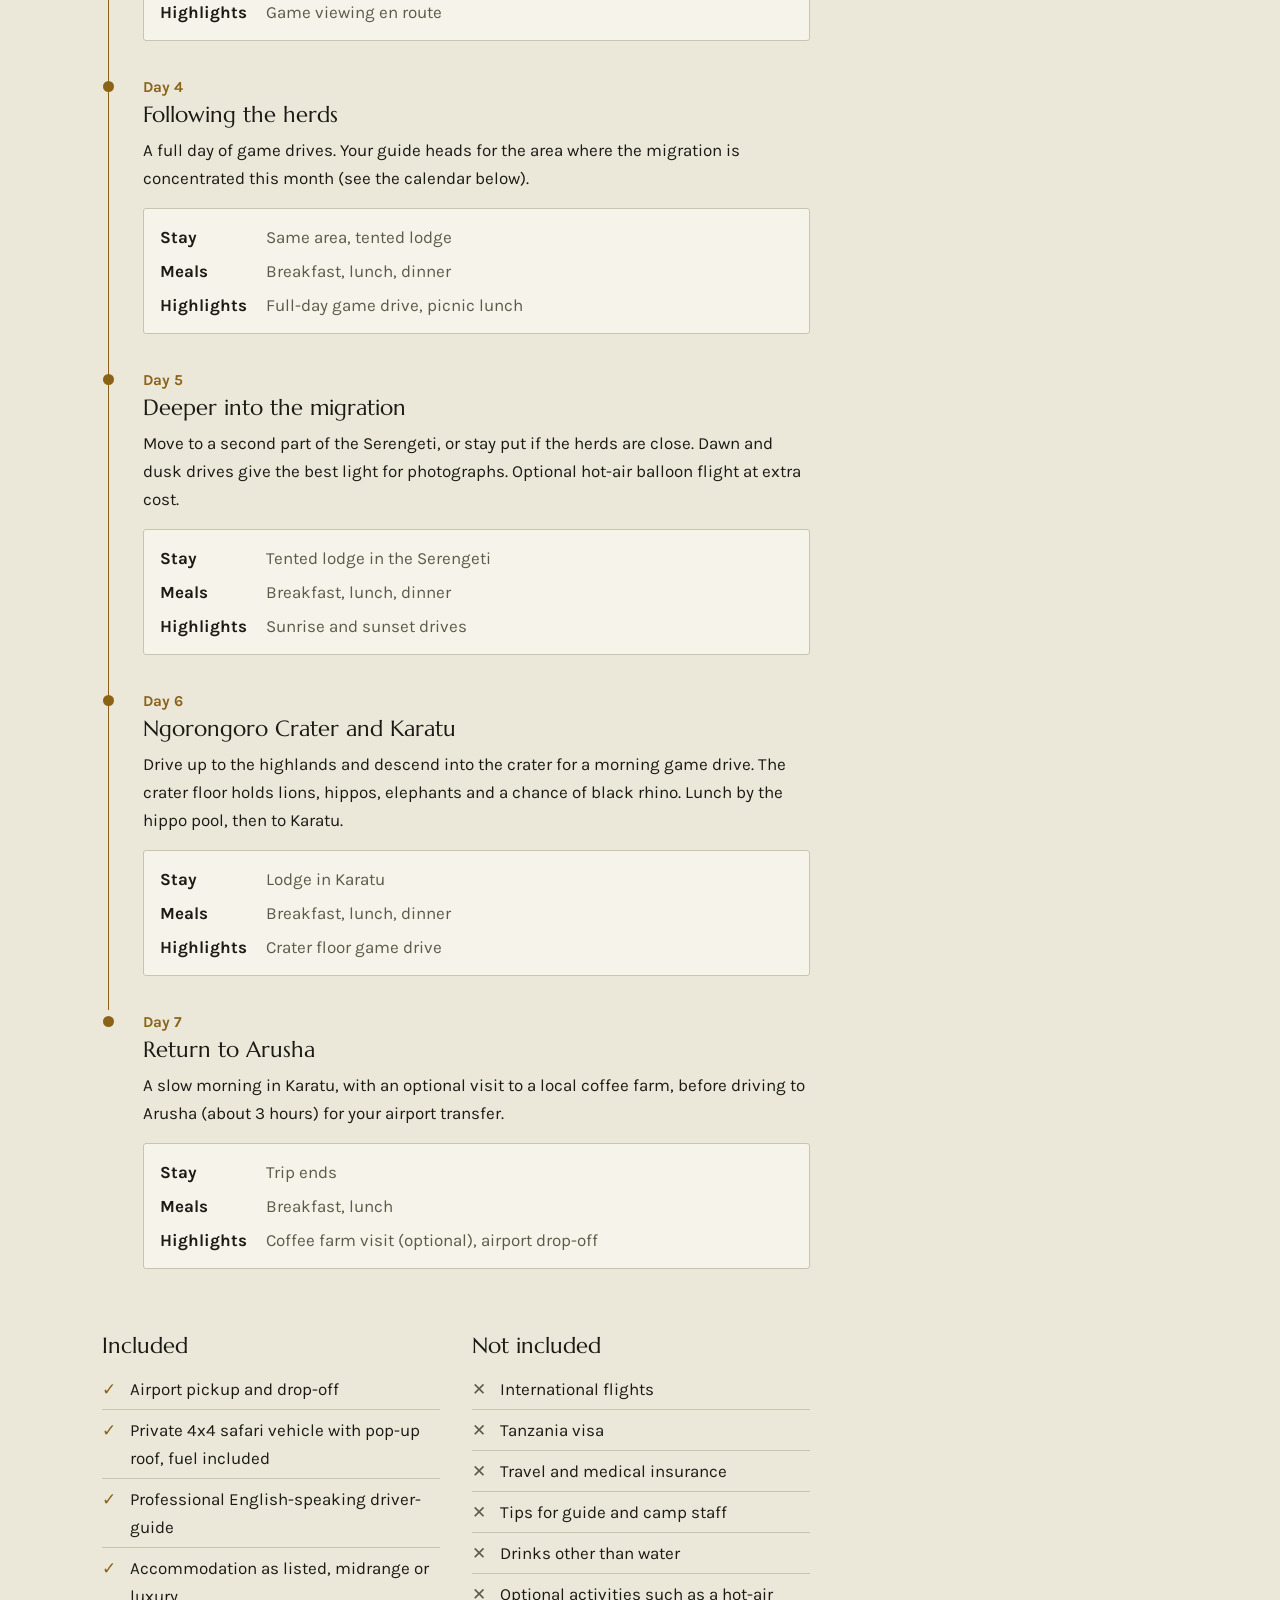
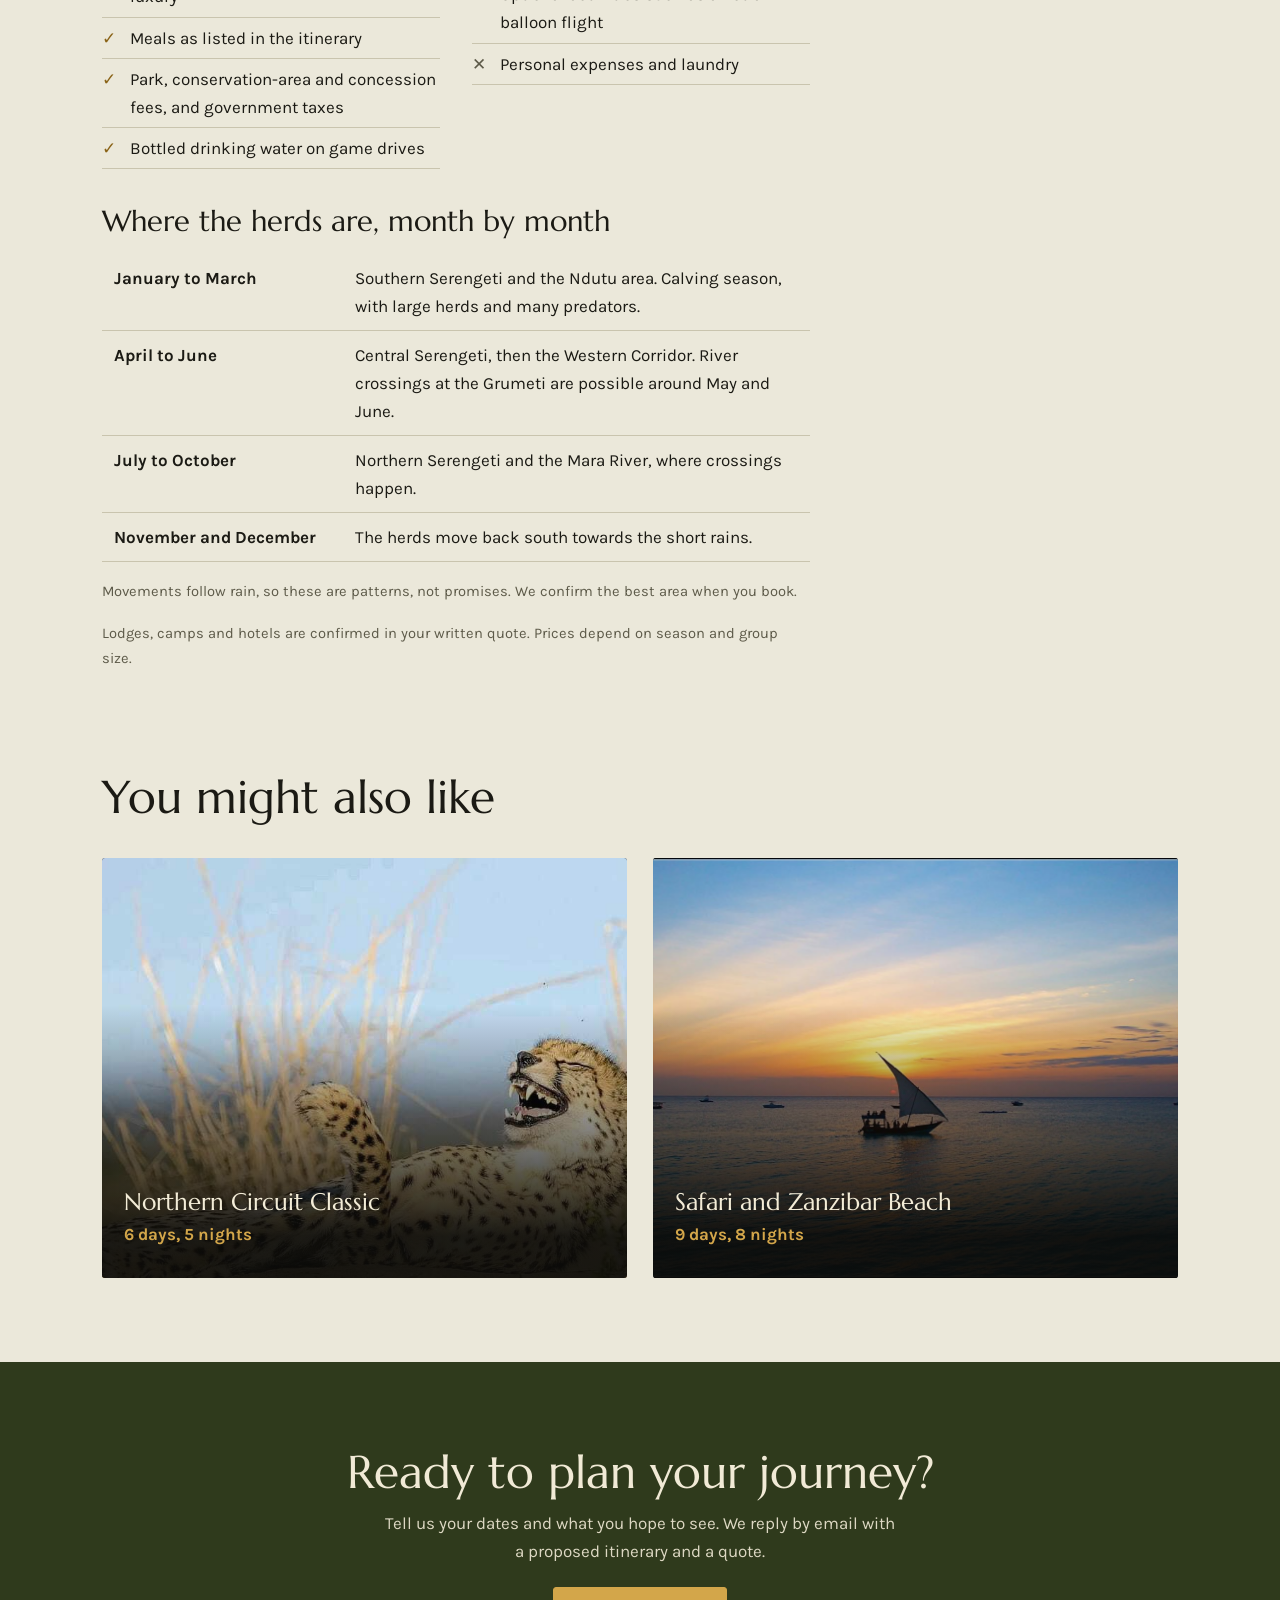
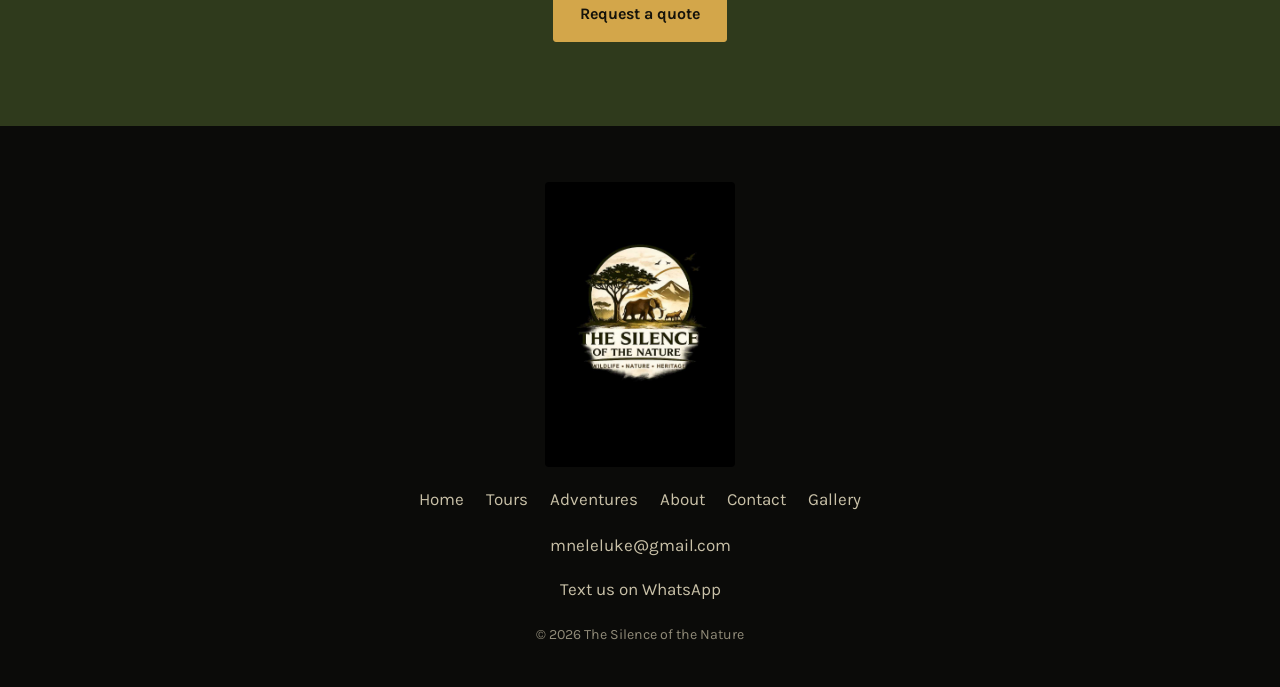
<file: tour-great-migration-7-days.html>
<!DOCTYPE html>
<html lang="en">
<head>
<meta charset="utf-8">
<meta name="viewport" content="width=device-width, initial-scale=1, viewport-fit=cover">
<title>7 Days Great Migration Safari | The Silence of the Nature</title>
<meta name="description" content="Three nights in the Serengeti so we can move to wherever the herds are, then the Ngorongoro Crater on the way out.">
<link rel="icon" href="images/emblem.jpg">
<link rel="preconnect" href="https://fonts.googleapis.com">
<link rel="preconnect" href="https://fonts.gstatic.com" crossorigin>
<link href="https://fonts.googleapis.com/css2?family=Marcellus&family=Karla:wght@400;500;700&display=swap" rel="stylesheet">
<link rel="stylesheet" href="style.css">
</head>
<body>
<header>
<div class="wrap bar">
<a class="brand" href="index.html"><img src="images/emblem.jpg" alt="">The Silence of the Nature</a>
<button class="burger" aria-expanded="false" aria-controls="menu">Menu</button>
<nav id="menu" aria-label="Main"><ul><li><a href="index.html">Home</a></li><li><a href="tours.html" aria-current="page">Tours</a></li><li><a href="adventures.html">Adventures</a></li><li><a href="about.html">About</a></li><li><a href="contact.html">Contact</a></li></ul></nav>
</div>
</header>
<main>
<div class="banner">
<img src="images/wildebeest.jpg" alt="Wildebeest leaping into a river during a migration crossing" style="object-position:50% 50%">
<div class="wrap"><p class="crumbs"><a href="index.html">Home</a> / <a href="tours.html">Tours</a> / <span>7 Days Great Migration Safari</span></p><h1>7 Days Great Migration Safari</h1><p>7 days, 6 nights</p></div>
</div>
<div class="wrap igrid">
<div class="itin" data-tier="mid">
<p class="lead" style="margin-bottom:6px">The migration never stays still, so we spend three nights in the Serengeti and choose the area with your dates in mind. Your guide checks reports from rangers and other drivers each morning and adjusts the day.</p>
<ol class="route" aria-label="Route"><li>Arusha</li><li>Lake Manyara</li><li>Karatu</li><li>Serengeti</li><li>Ngorongoro</li></ol>
<h2 style="font-size:1.9rem">Day by day</h2>
<p style="margin:0"><b>Choose your stay</b></p><div class="seg" role="group" aria-label="Accommodation level"><button type="button" data-tier="mid" aria-pressed="true">Midrange</button><button type="button" data-tier="lux" aria-pressed="false">Luxury</button></div>
<article class="day"><span class="dn">Day 1</span><h3>Arrive in Arusha</h3><p>Airport pickup and transfer to your hotel. Meet your guide for a route briefing.</p>
<dl class="meta"><div><dt>Stay</dt><dd><span class="mid">Comfortable hotel in Arusha</span><span class="lux">Boutique lodge in landscaped gardens</span></dd></div><div><dt>Meals</dt><dd>Dinner</dd></div><div><dt>Highlights</dt><dd>Airport pickup, briefing</dd></div></dl></article><article class="day"><span class="dn">Day 2</span><h3>Lake Manyara and Karatu</h3><p>A relaxed first day: drive to Lake Manyara National Park for an afternoon game drive among forest, hippos and birds, then continue to Karatu.</p>
<dl class="meta"><div><dt>Stay</dt><dd><span class="mid">Lodge in Karatu</span><span class="lux">Luxury lodge in Karatu</span></dd></div><div><dt>Meals</dt><dd>Breakfast, lunch, dinner</dd></div><div><dt>Highlights</dt><dd>Half-day game drive, lake views</dd></div></dl></article><article class="day"><span class="dn">Day 3</span><h3>Karatu to the central Serengeti</h3><p>Drive through the Ngorongoro highlands to the Serengeti plains, with game viewing and a picnic lunch on the way (about 5 to 6 hours).</p>
<dl class="meta"><div><dt>Stay</dt><dd><span class="mid">Tented lodge in the Serengeti</span><span class="lux">Luxury tented camp in the Serengeti</span></dd></div><div><dt>Meals</dt><dd>Breakfast, lunch, dinner</dd></div><div><dt>Highlights</dt><dd>Game viewing en route</dd></div></dl></article><article class="day"><span class="dn">Day 4</span><h3>Following the herds</h3><p>A full day of game drives. Your guide heads for the area where the migration is concentrated this month (see the calendar below).</p>
<dl class="meta"><div><dt>Stay</dt><dd><span class="mid">Same area, tented lodge</span><span class="lux">Same area, luxury tented camp</span></dd></div><div><dt>Meals</dt><dd>Breakfast, lunch, dinner</dd></div><div><dt>Highlights</dt><dd>Full-day game drive, picnic lunch</dd></div></dl></article><article class="day"><span class="dn">Day 5</span><h3>Deeper into the migration</h3><p>Move to a second part of the Serengeti, or stay put if the herds are close. Dawn and dusk drives give the best light for photographs. Optional hot-air balloon flight at extra cost.</p>
<dl class="meta"><div><dt>Stay</dt><dd><span class="mid">Tented lodge in the Serengeti</span><span class="lux">Luxury tented camp in the Serengeti</span></dd></div><div><dt>Meals</dt><dd>Breakfast, lunch, dinner</dd></div><div><dt>Highlights</dt><dd>Sunrise and sunset drives</dd></div></dl></article><article class="day"><span class="dn">Day 6</span><h3>Ngorongoro Crater and Karatu</h3><p>Drive up to the highlands and descend into the crater for a morning game drive. The crater floor holds lions, hippos, elephants and a chance of black rhino. Lunch by the hippo pool, then to Karatu.</p>
<dl class="meta"><div><dt>Stay</dt><dd><span class="mid">Lodge in Karatu</span><span class="lux">Luxury lodge in Karatu</span></dd></div><div><dt>Meals</dt><dd>Breakfast, lunch, dinner</dd></div><div><dt>Highlights</dt><dd>Crater floor game drive</dd></div></dl></article><article class="day"><span class="dn">Day 7</span><h3>Return to Arusha</h3><p>A slow morning in Karatu, with an optional visit to a local coffee farm, before driving to Arusha (about 3 hours) for your airport transfer.</p>
<dl class="meta"><div><dt>Stay</dt><dd><span class="mid">Trip ends</span><span class="lux">Trip ends</span></dd></div><div><dt>Meals</dt><dd>Breakfast, lunch</dd></div><div><dt>Highlights</dt><dd>Coffee farm visit (optional), airport drop-off</dd></div></dl></article>
<div class="ie"><div class="y"><h3>Included</h3><ul><li>Airport pickup and drop-off</li><li>Private 4x4 safari vehicle with pop-up roof, fuel included</li><li>Professional English-speaking driver-guide</li><li>Accommodation as listed, midrange or luxury</li><li>Meals as listed in the itinerary</li><li>Park, conservation-area and concession fees, and government taxes</li><li>Bottled drinking water on game drives</li></ul></div><div class="x"><h3>Not included</h3><ul><li>International flights</li><li>Tanzania visa</li><li>Travel and medical insurance</li><li>Tips for guide and camp staff</li><li>Drinks other than water</li><li>Optional activities such as a hot-air balloon flight</li><li>Personal expenses and laundry</li></ul></div></div>
<h2 style="font-size:1.8rem;margin-top:36px">Where the herds are, month by month</h2>
<table class="cal"><tbody>
<tr><th>January to March</th><td>Southern Serengeti and the Ndutu area. Calving season, with large herds and many predators.</td></tr>
<tr><th>April to June</th><td>Central Serengeti, then the Western Corridor. River crossings at the Grumeti are possible around May and June.</td></tr>
<tr><th>July to October</th><td>Northern Serengeti and the Mara River, where crossings happen.</td></tr>
<tr><th>November and December</th><td>The herds move back south towards the short rains.</td></tr>
</tbody></table>
<p class="note">Movements follow rain, so these are patterns, not promises. We confirm the best area when you book.</p>
<p class="note">Lodges, camps and hotels are confirmed in your written quote. Prices depend on season and group size.</p>
</div>
<aside class="side"><h3 style="margin-bottom:12px">Plan this trip</h3><dl><div><dt>Length</dt><dd>7 days, 6 nights</dd></div><div><dt>Travel</dt><dd>Private</dd></div><div><dt>Price</dt><dd>On request</dd></div></dl><a class="btn solid" href="contact.html?tour=7%20Days%20Great%20Migration%20Safari">Request a quote</a><a class="btn wa" data-wa="Hello, I would like to ask about the 7 Days Great Migration Safari." href="#"><svg width="22" height="22" viewBox="0 0 24 24" fill="none" stroke="currentColor" stroke-width="2" stroke-linecap="round" stroke-linejoin="round" aria-hidden="true"><path d="M21 11.5a8.4 8.4 0 0 1-12.4 7.4L3 20.5l1.7-5.4A8.5 8.5 0 1 1 21 11.5z"/></svg>Ask on WhatsApp</a><a class="btn" href="mailto:mneleluke@gmail.com?subject=Question%20about%207%20Days%20Great%20Migration%20Safari">Email us a question</a></aside>
</div>
<section><div class="wrap"><h2>You might also like</h2><div class="tours"><a class="tour" href="tour-northern-circuit-6-days.html"><img src="images/cheetah.jpg" alt="A cheetah resting on a mound with its mouth open"><div class="in"><h3>Northern Circuit Classic</h3><p class="d">6 days, 5 nights</p></div></a><a class="tour" href="tour-safari-and-zanzibar-9-days.html"><img src="images/zanzibar.jpg" alt="A sailing dhow at sunset off the coast of Zanzibar"><div class="in"><h3>Safari and Zanzibar Beach</h3><p class="d">9 days, 8 nights</p></div></a></div></div></section>
<section class="cta"><div class="wrap"><h2>Ready to plan your journey?</h2><p>Tell us your dates and what you hope to see. We reply by email with a proposed itinerary and a quote.</p><a class="btn solid" href="contact.html">Request a quote</a></div></section>
</main>
<footer>
<div class="wrap">
<img src="images/logo.jpg" alt="The Silence of the Nature. Wildlife, Nature, Heritage.">
<ul><li><a href="index.html">Home</a></li><li><a href="tours.html">Tours</a></li><li><a href="adventures.html">Adventures</a></li><li><a href="about.html">About</a></li><li><a href="contact.html">Contact</a></li><li><a href="gallery.html">Gallery</a></li></ul>
<p><a href="mailto:mneleluke@gmail.com">mneleluke@gmail.com</a></p>
<p><a data-wa href="#">Text us on WhatsApp</a></p>
<small>&copy; 2026 The Silence of the Nature</small>
</div>
</footer>
<script src="script.js"></script>
</body>
</html>
</file>
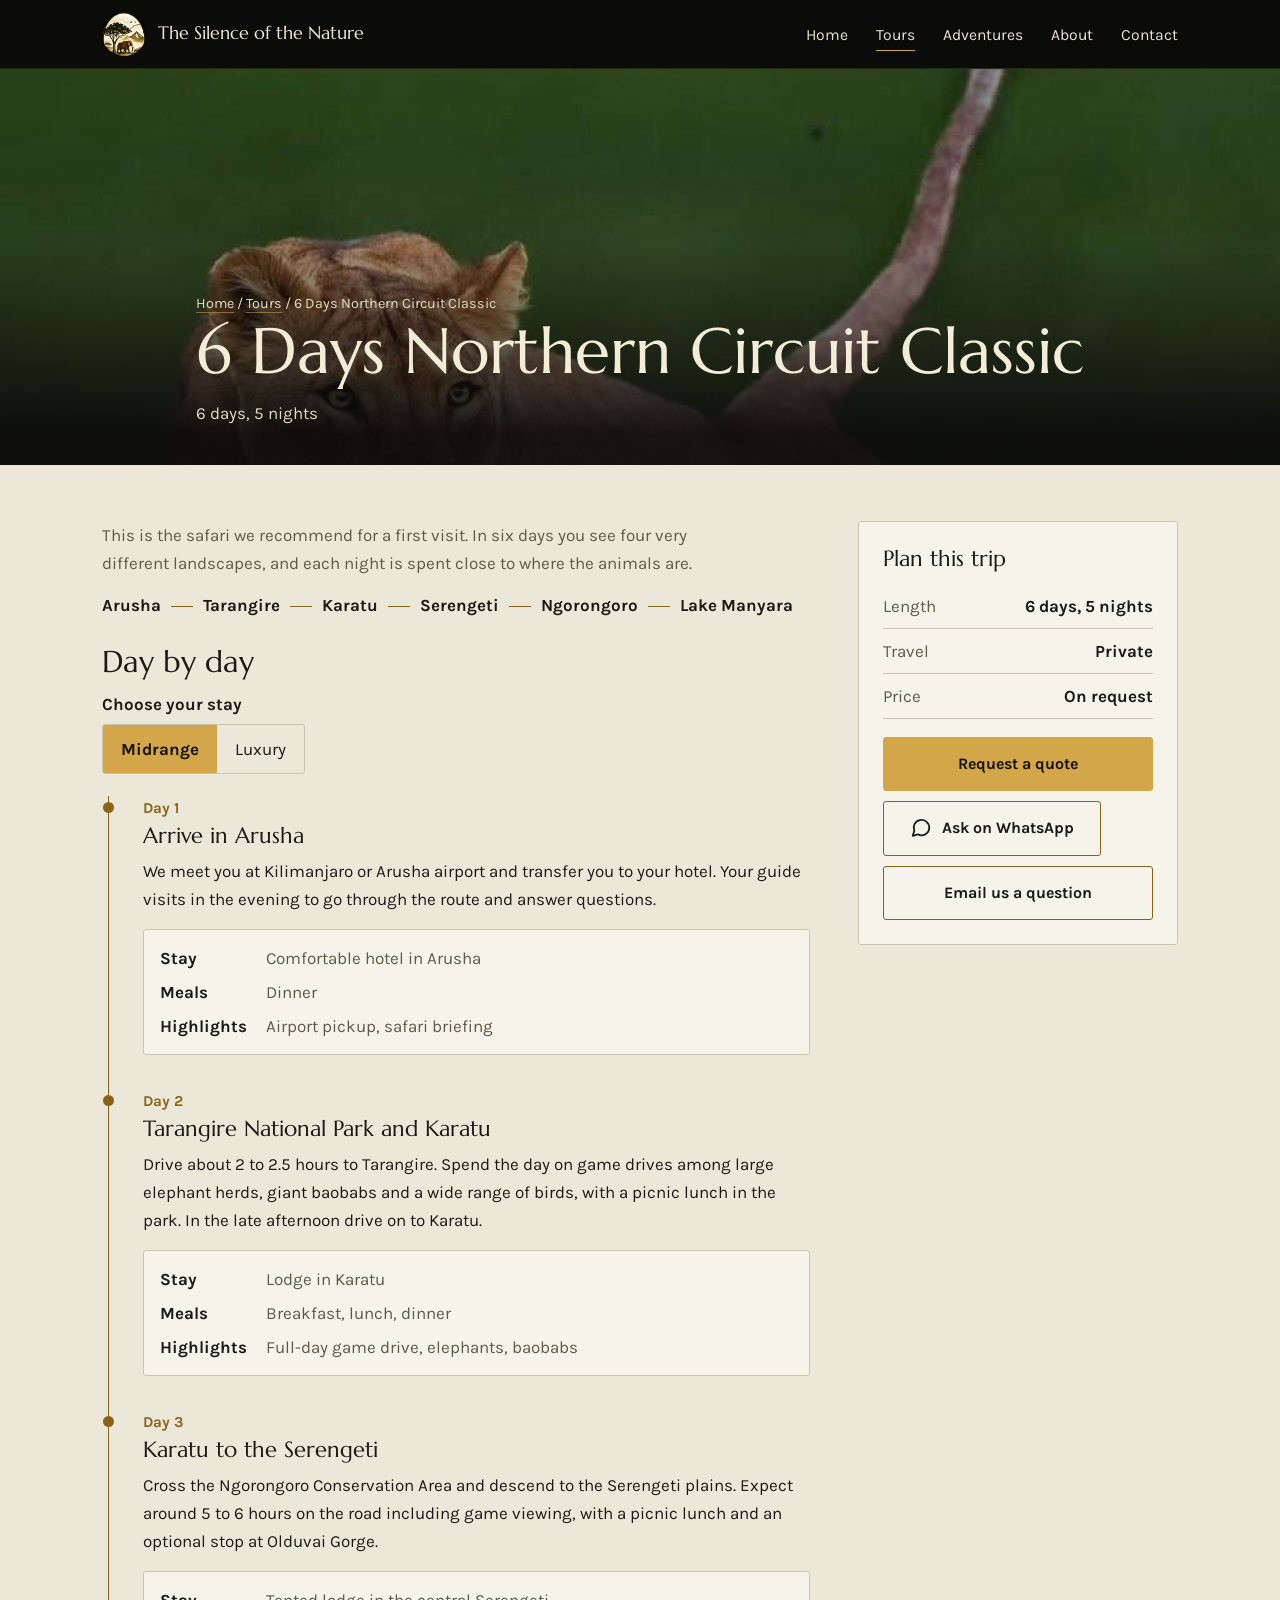
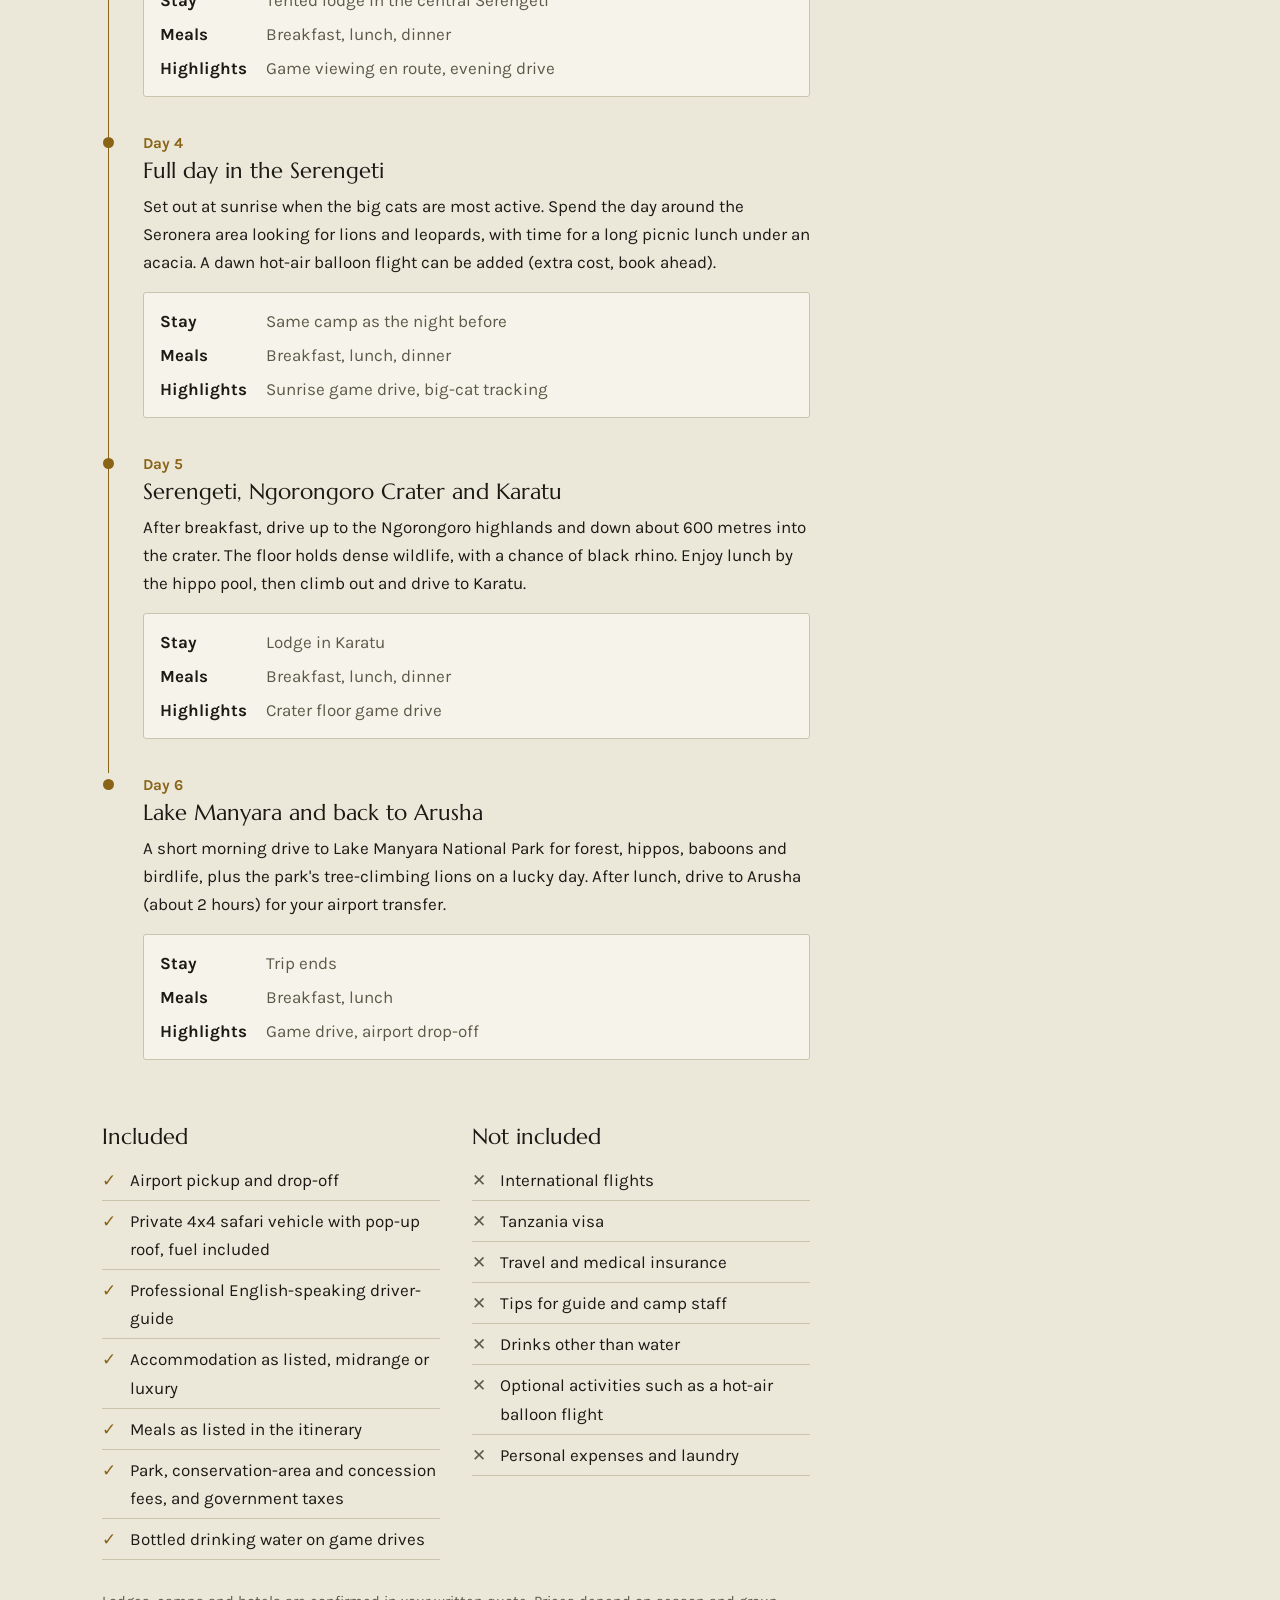
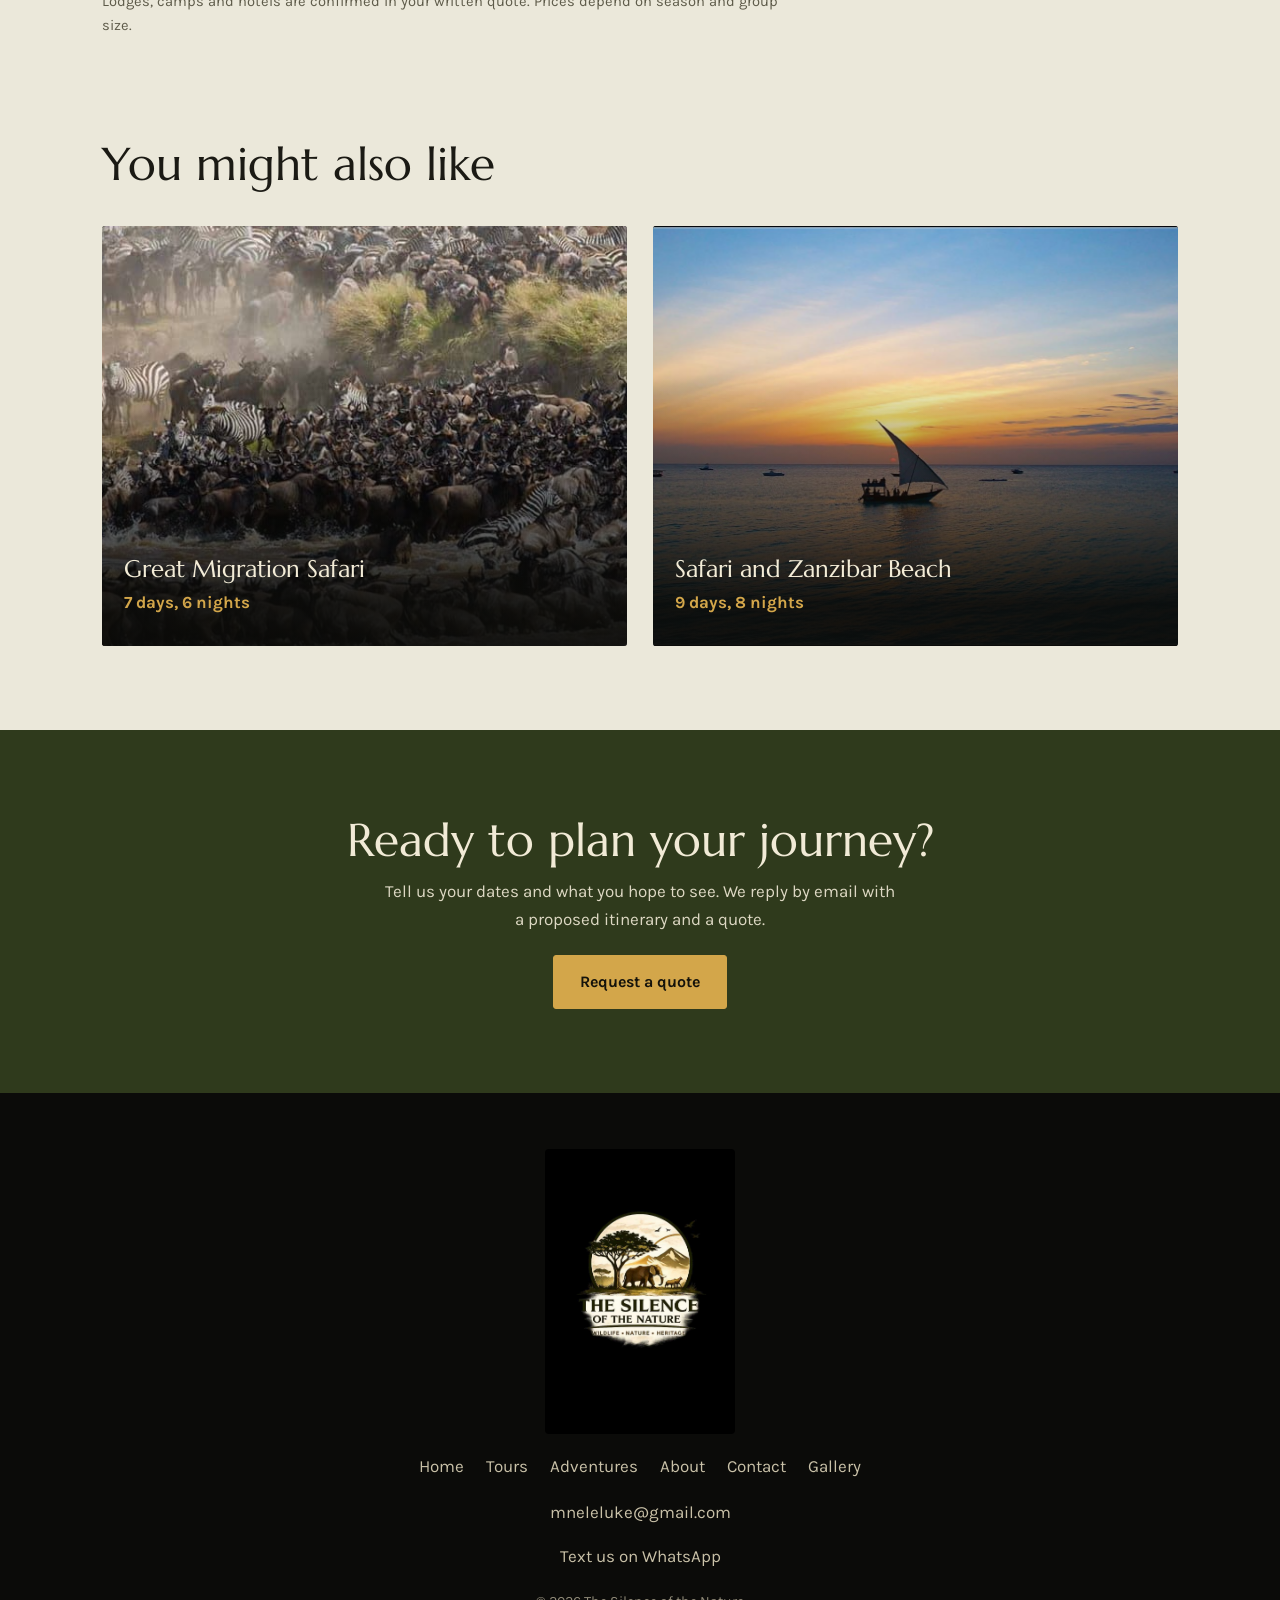
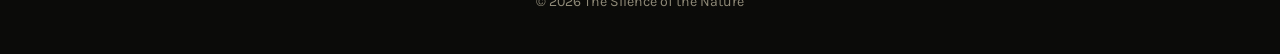
<file: tour-northen-circuit-6-days.html>
<!DOCTYPE html>
<html lang="en">
<head>
<meta charset="utf-8">
<meta name="viewport" content="width=device-width, initial-scale=1, viewport-fit=cover">
<title>6 Days Northern Circuit Classic | The Silence of the Nature</title>
<meta name="description" content="The classic loop: elephants and baobabs in Tarangire, two nights on the Serengeti plains, the Ngorongoro Crater and a finish at Lake Manyara.">
<link rel="icon" href="images/emblem.jpg">
<link rel="preconnect" href="https://fonts.googleapis.com">
<link rel="preconnect" href="https://fonts.gstatic.com" crossorigin>
<link href="https://fonts.googleapis.com/css2?family=Marcellus&family=Karla:wght@400;500;700&display=swap" rel="stylesheet">
<link rel="stylesheet" href="style.css">
</head>
<body>
<header>
<div class="wrap bar">
<a class="brand" href="index.html"><img src="images/emblem.jpg" alt="">The Silence of the Nature</a>
<button class="burger" aria-expanded="false" aria-controls="menu">Menu</button>
<nav id="menu" aria-label="Main"><ul><li><a href="index.html">Home</a></li><li><a href="tours.html" aria-current="page">Tours</a></li><li><a href="adventures.html">Adventures</a></li><li><a href="about.html">About</a></li><li><a href="contact.html">Contact</a></li></ul></nav>
</div>
</header>
<main>
<div class="banner">
<img src="images/hero.jpg" alt="A lioness leaping across green grass" style="object-position:35% 40%">
<div class="wrap"><p class="crumbs"><a href="index.html">Home</a> / <a href="tours.html">Tours</a> / <span>6 Days Northern Circuit Classic</span></p><h1>6 Days Northern Circuit Classic</h1><p>6 days, 5 nights</p></div>
</div>
<div class="wrap igrid">
<div class="itin" data-tier="mid">
<p class="lead" style="margin-bottom:6px">This is the safari we recommend for a first visit. In six days you see four very different landscapes, and each night is spent close to where the animals are.</p>
<ol class="route" aria-label="Route"><li>Arusha</li><li>Tarangire</li><li>Karatu</li><li>Serengeti</li><li>Ngorongoro</li><li>Lake Manyara</li></ol>
<h2 style="font-size:1.9rem">Day by day</h2>
<p style="margin:0"><b>Choose your stay</b></p><div class="seg" role="group" aria-label="Accommodation level"><button type="button" data-tier="mid" aria-pressed="true">Midrange</button><button type="button" data-tier="lux" aria-pressed="false">Luxury</button></div>
<article class="day"><span class="dn">Day 1</span><h3>Arrive in Arusha</h3><p>We meet you at Kilimanjaro or Arusha airport and transfer you to your hotel. Your guide visits in the evening to go through the route and answer questions.</p>
<dl class="meta"><div><dt>Stay</dt><dd><span class="mid">Comfortable hotel in Arusha</span><span class="lux">Boutique lodge in landscaped gardens</span></dd></div><div><dt>Meals</dt><dd>Dinner</dd></div><div><dt>Highlights</dt><dd>Airport pickup, safari briefing</dd></div></dl></article><article class="day"><span class="dn">Day 2</span><h3>Tarangire National Park and Karatu</h3><p>Drive about 2 to 2.5 hours to Tarangire. Spend the day on game drives among large elephant herds, giant baobabs and a wide range of birds, with a picnic lunch in the park. In the late afternoon drive on to Karatu.</p>
<dl class="meta"><div><dt>Stay</dt><dd><span class="mid">Lodge in Karatu</span><span class="lux">Luxury lodge with views over the farmland near the Ngorongoro highlands</span></dd></div><div><dt>Meals</dt><dd>Breakfast, lunch, dinner</dd></div><div><dt>Highlights</dt><dd>Full-day game drive, elephants, baobabs</dd></div></dl></article><article class="day"><span class="dn">Day 3</span><h3>Karatu to the Serengeti</h3><p>Cross the Ngorongoro Conservation Area and descend to the Serengeti plains. Expect around 5 to 6 hours on the road including game viewing, with a picnic lunch and an optional stop at Olduvai Gorge.</p>
<dl class="meta"><div><dt>Stay</dt><dd><span class="mid">Tented lodge in the central Serengeti</span><span class="lux">Luxury tented camp in the central Serengeti</span></dd></div><div><dt>Meals</dt><dd>Breakfast, lunch, dinner</dd></div><div><dt>Highlights</dt><dd>Game viewing en route, evening drive</dd></div></dl></article><article class="day"><span class="dn">Day 4</span><h3>Full day in the Serengeti</h3><p>Set out at sunrise when the big cats are most active. Spend the day around the Seronera area looking for lions and leopards, with time for a long picnic lunch under an acacia. A dawn hot-air balloon flight can be added (extra cost, book ahead).</p>
<dl class="meta"><div><dt>Stay</dt><dd><span class="mid">Same camp as the night before</span><span class="lux">Same camp as the night before</span></dd></div><div><dt>Meals</dt><dd>Breakfast, lunch, dinner</dd></div><div><dt>Highlights</dt><dd>Sunrise game drive, big-cat tracking</dd></div></dl></article><article class="day"><span class="dn">Day 5</span><h3>Serengeti, Ngorongoro Crater and Karatu</h3><p>After breakfast, drive up to the Ngorongoro highlands and down about 600 metres into the crater. The floor holds dense wildlife, with a chance of black rhino. Enjoy lunch by the hippo pool, then climb out and drive to Karatu.</p>
<dl class="meta"><div><dt>Stay</dt><dd><span class="mid">Lodge in Karatu</span><span class="lux">Luxury lodge in Karatu</span></dd></div><div><dt>Meals</dt><dd>Breakfast, lunch, dinner</dd></div><div><dt>Highlights</dt><dd>Crater floor game drive</dd></div></dl></article><article class="day"><span class="dn">Day 6</span><h3>Lake Manyara and back to Arusha</h3><p>A short morning drive to Lake Manyara National Park for forest, hippos, baboons and birdlife, plus the park's tree-climbing lions on a lucky day. After lunch, drive to Arusha (about 2 hours) for your airport transfer.</p>
<dl class="meta"><div><dt>Stay</dt><dd><span class="mid">Trip ends</span><span class="lux">Trip ends</span></dd></div><div><dt>Meals</dt><dd>Breakfast, lunch</dd></div><div><dt>Highlights</dt><dd>Game drive, airport drop-off</dd></div></dl></article>
<div class="ie"><div class="y"><h3>Included</h3><ul><li>Airport pickup and drop-off</li><li>Private 4x4 safari vehicle with pop-up roof, fuel included</li><li>Professional English-speaking driver-guide</li><li>Accommodation as listed, midrange or luxury</li><li>Meals as listed in the itinerary</li><li>Park, conservation-area and concession fees, and government taxes</li><li>Bottled drinking water on game drives</li></ul></div><div class="x"><h3>Not included</h3><ul><li>International flights</li><li>Tanzania visa</li><li>Travel and medical insurance</li><li>Tips for guide and camp staff</li><li>Drinks other than water</li><li>Optional activities such as a hot-air balloon flight</li><li>Personal expenses and laundry</li></ul></div></div>

<p class="note">Lodges, camps and hotels are confirmed in your written quote. Prices depend on season and group size.</p>
</div>
<aside class="side"><h3 style="margin-bottom:12px">Plan this trip</h3><dl><div><dt>Length</dt><dd>6 days, 5 nights</dd></div><div><dt>Travel</dt><dd>Private</dd></div><div><dt>Price</dt><dd>On request</dd></div></dl><a class="btn solid" href="contact.html?tour=6%20Days%20Northern%20Circuit%20Classic">Request a quote</a><a class="btn wa" data-wa="Hello, I would like to ask about the 6 Days Northern Circuit Classic." href="#"><svg width="22" height="22" viewBox="0 0 24 24" fill="none" stroke="currentColor" stroke-width="2" stroke-linecap="round" stroke-linejoin="round" aria-hidden="true"><path d="M21 11.5a8.4 8.4 0 0 1-12.4 7.4L3 20.5l1.7-5.4A8.5 8.5 0 1 1 21 11.5z"/></svg>Ask on WhatsApp</a><a class="btn" href="mailto:mneleluke@gmail.com?subject=Question%20about%206%20Days%20Northern%20Circuit%20Classic">Email us a question</a></aside>
</div>
<section><div class="wrap"><h2>You might also like</h2><div class="tours"><a class="tour" href="tour-great-migration-7-days.html"><img src="images/wildebeest.jpg" alt="Wildebeest leaping into a river during a migration crossing"><div class="in"><h3>Great Migration Safari</h3><p class="d">7 days, 6 nights</p></div></a><a class="tour" href="tour-safari-and-zanzibar-9-days.html"><img src="images/zanzibar.jpg" alt="A sailing dhow at sunset off the coast of Zanzibar"><div class="in"><h3>Safari and Zanzibar Beach</h3><p class="d">9 days, 8 nights</p></div></a></div></div></section>
<section class="cta"><div class="wrap"><h2>Ready to plan your journey?</h2><p>Tell us your dates and what you hope to see. We reply by email with a proposed itinerary and a quote.</p><a class="btn solid" href="contact.html">Request a quote</a></div></section>
</main>
<footer>
<div class="wrap">
<img src="images/logo.jpg" alt="The Silence of the Nature. Wildlife, Nature, Heritage.">
<ul><li><a href="index.html">Home</a></li><li><a href="tours.html">Tours</a></li><li><a href="adventures.html">Adventures</a></li><li><a href="about.html">About</a></li><li><a href="contact.html">Contact</a></li><li><a href="gallery.html">Gallery</a></li></ul>
<p><a href="mailto:mneleluke@gmail.com">mneleluke@gmail.com</a></p>
<p><a data-wa href="#">Text us on WhatsApp</a></p>
<small>&copy; 2026 The Silence of the Nature</small>
</div>
</footer>
<script src="script.js"></script>
</body>
</html>
</file>
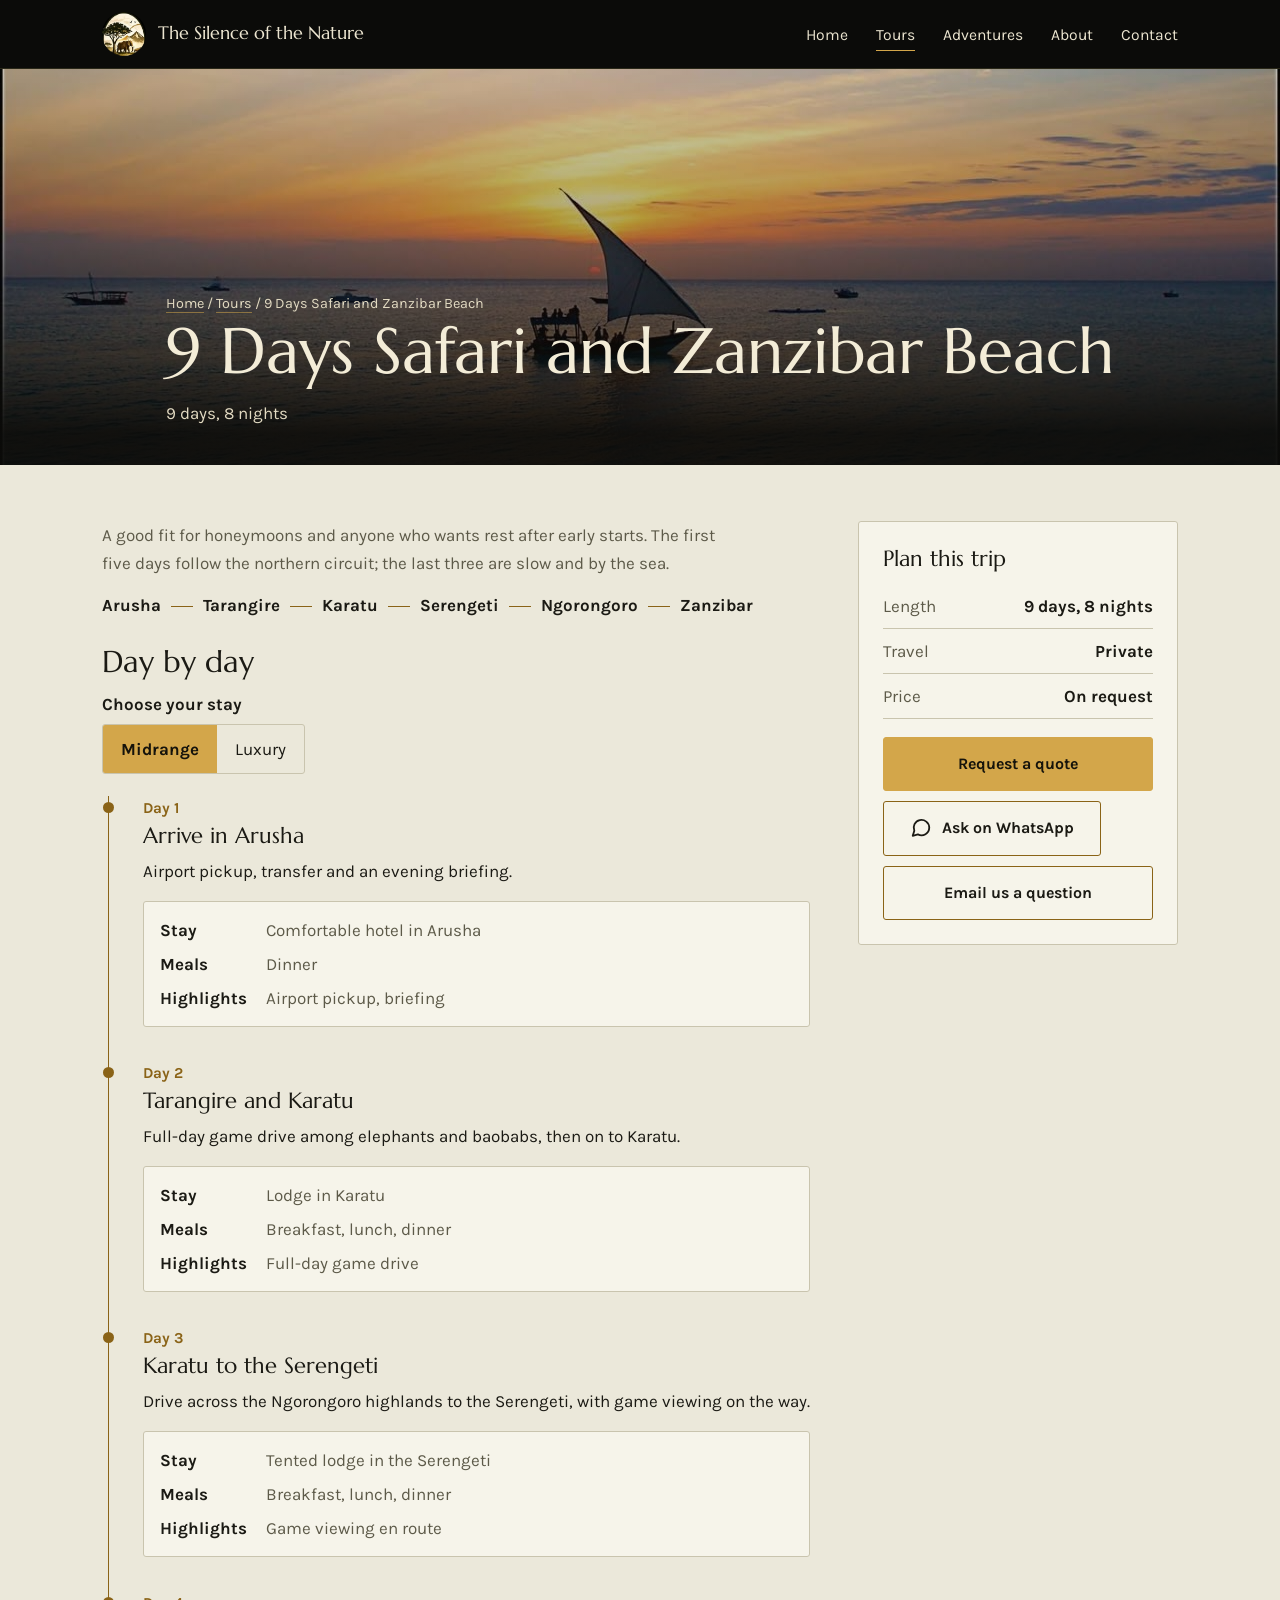
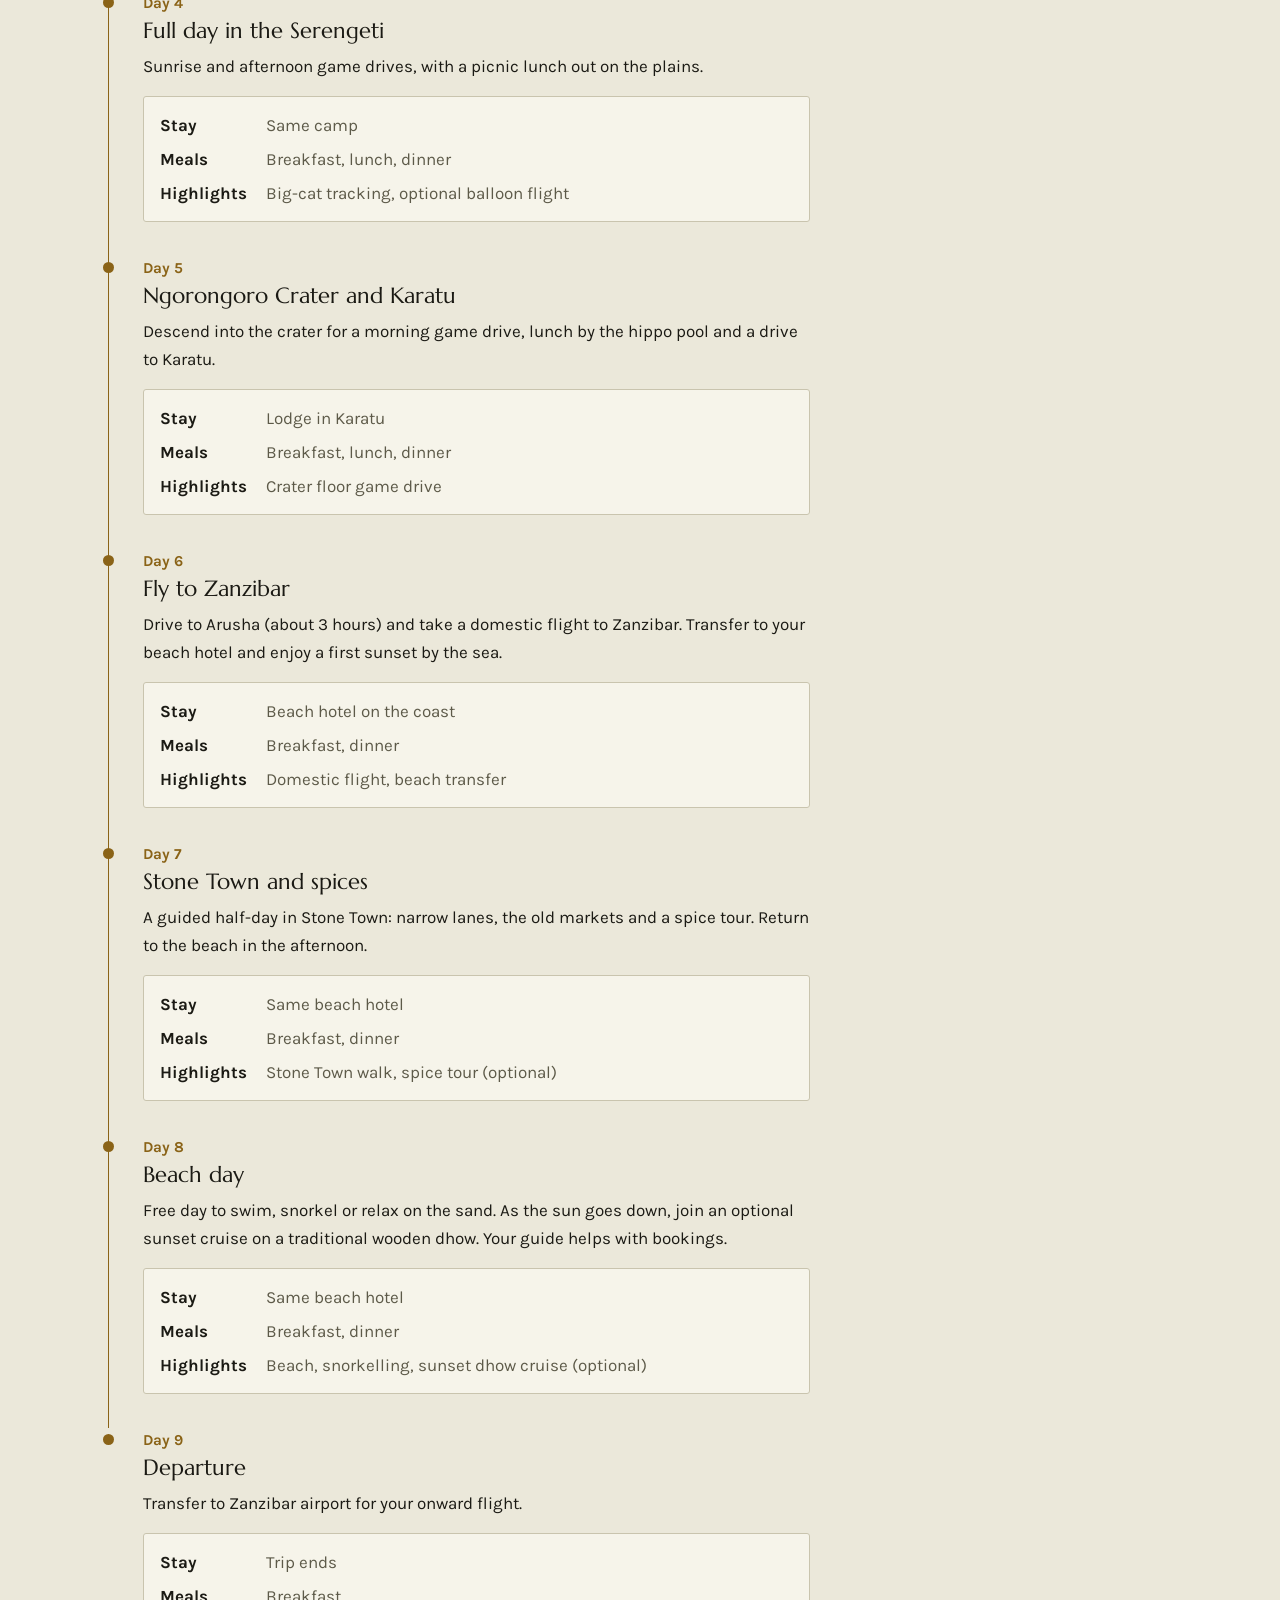
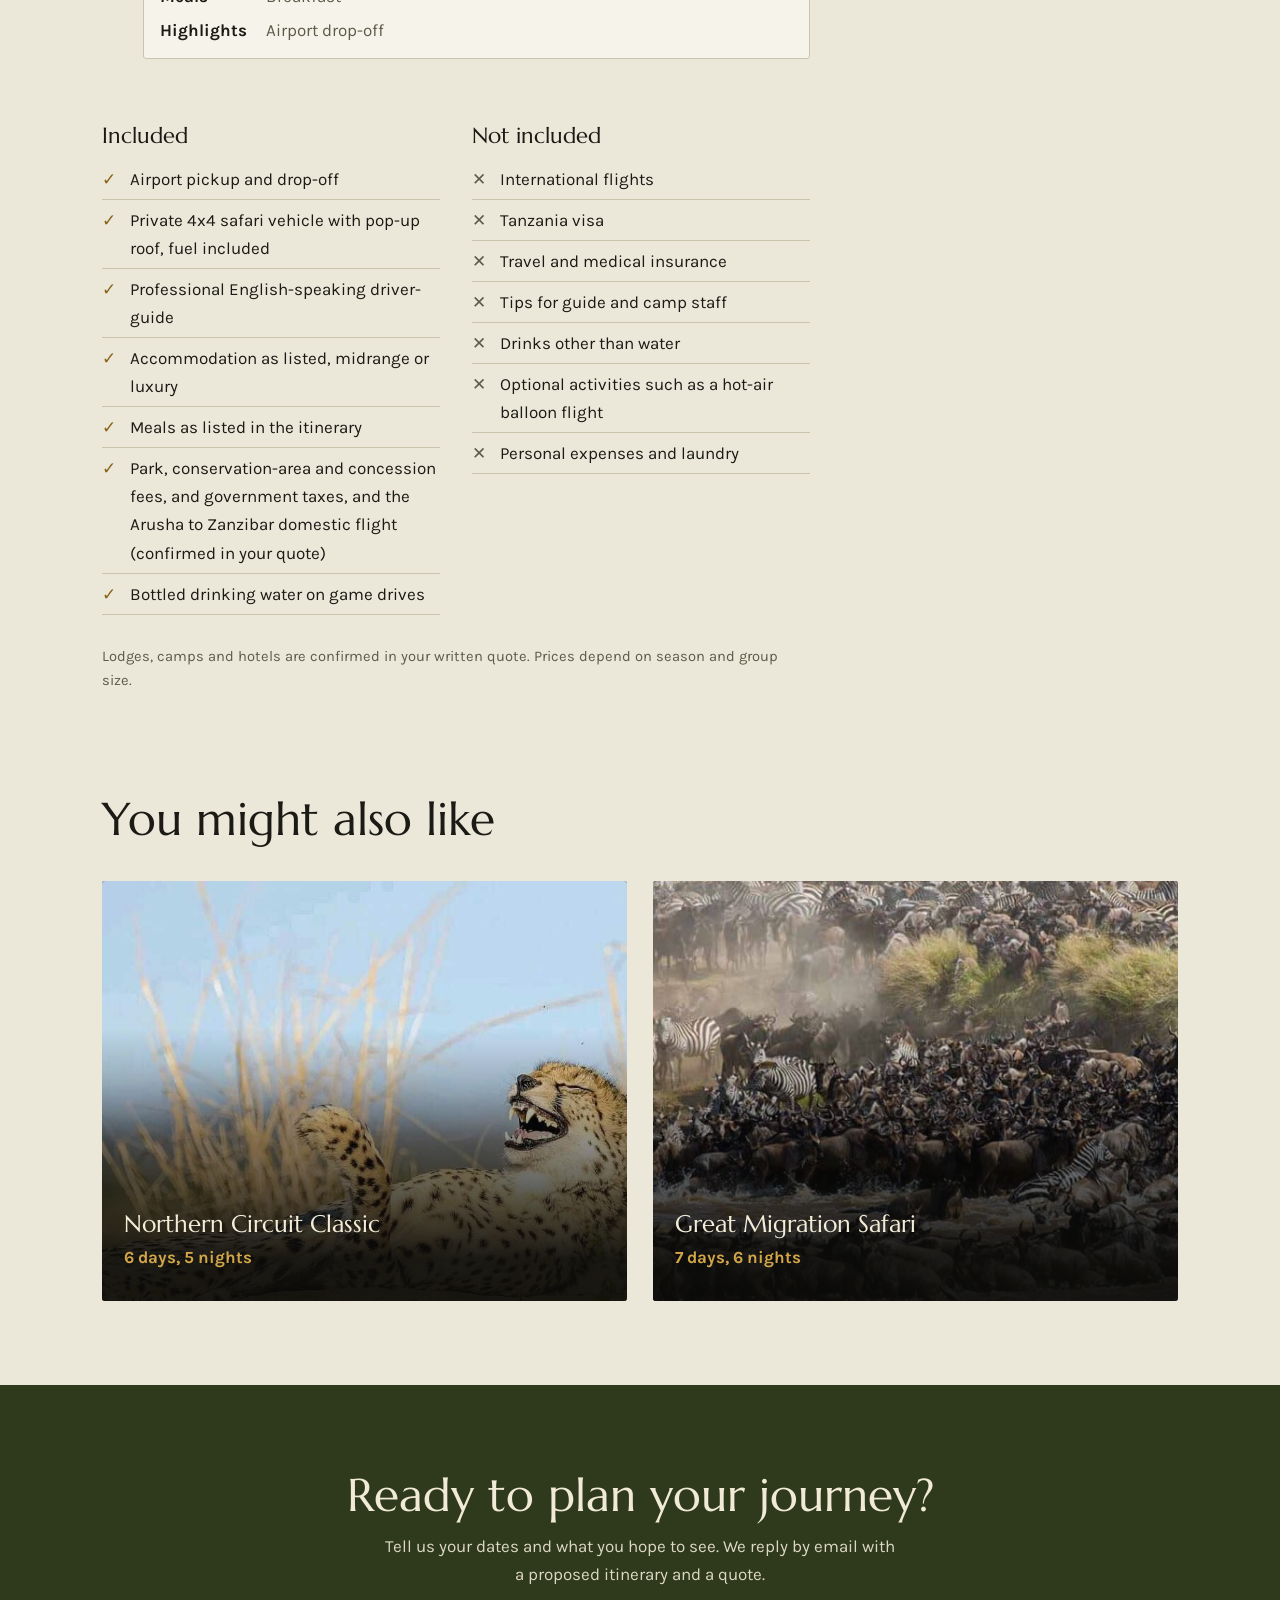
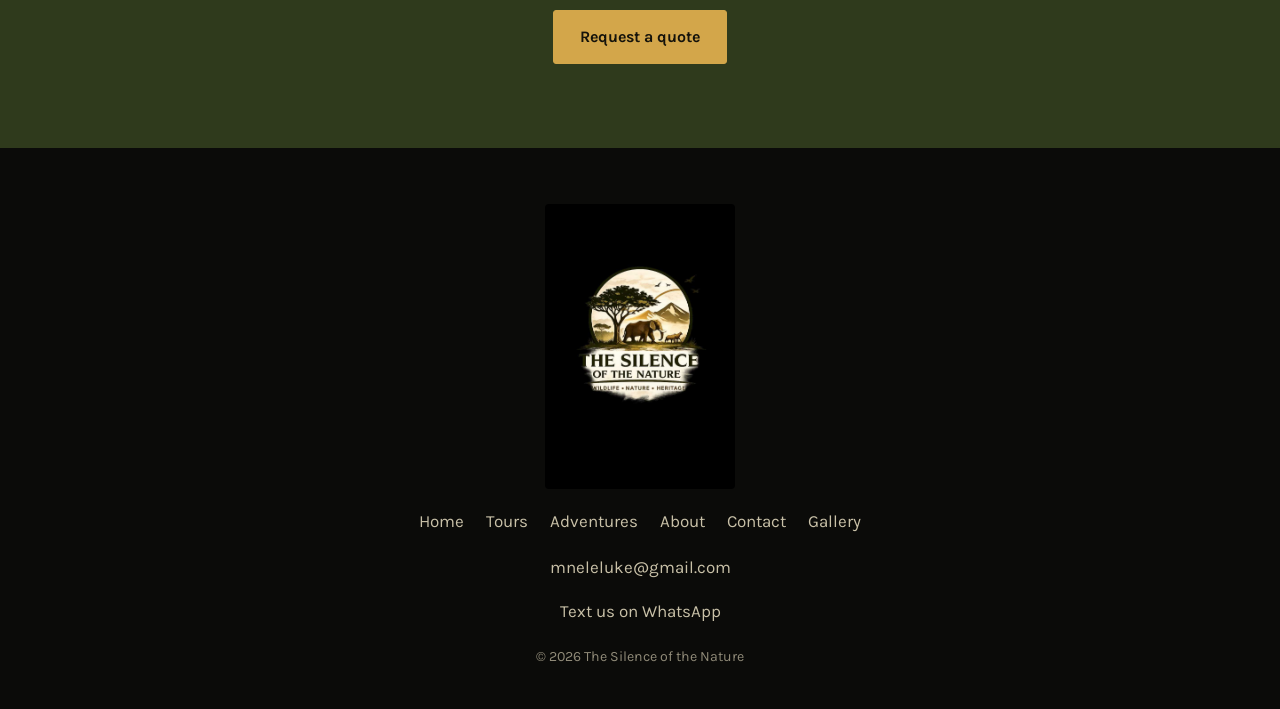
<file: tour-safari-and-zanzibar-9-days.html>
<!DOCTYPE html>
<html lang="en">
<head>
<meta charset="utf-8">
<meta name="viewport" content="width=device-width, initial-scale=1, viewport-fit=cover">
<title>9 Days Safari and Zanzibar Beach | The Silence of the Nature</title>
<meta name="description" content="Five days of game drives, then a short flight to Zanzibar for beach days and Stone Town.">
<link rel="icon" href="images/emblem.jpg">
<link rel="preconnect" href="https://fonts.googleapis.com">
<link rel="preconnect" href="https://fonts.gstatic.com" crossorigin>
<link href="https://fonts.googleapis.com/css2?family=Marcellus&family=Karla:wght@400;500;700&display=swap" rel="stylesheet">
<link rel="stylesheet" href="style.css">
</head>
<body>
<header>
<div class="wrap bar">
<a class="brand" href="index.html"><img src="images/emblem.jpg" alt="">The Silence of the Nature</a>
<button class="burger" aria-expanded="false" aria-controls="menu">Menu</button>
<nav id="menu" aria-label="Main"><ul><li><a href="index.html">Home</a></li><li><a href="tours.html" aria-current="page">Tours</a></li><li><a href="adventures.html">Adventures</a></li><li><a href="about.html">About</a></li><li><a href="contact.html">Contact</a></li></ul></nav>
</div>
</header>
<main>
<div class="banner">
<img src="images/zanzibar.jpg" alt="A sailing dhow at sunset off the coast of Zanzibar" style="object-position:50% 60%">
<div class="wrap"><p class="crumbs"><a href="index.html">Home</a> / <a href="tours.html">Tours</a> / <span>9 Days Safari and Zanzibar Beach</span></p><h1>9 Days Safari and Zanzibar Beach</h1><p>9 days, 8 nights</p></div>
</div>
<div class="wrap igrid">
<div class="itin" data-tier="mid">
<p class="lead" style="margin-bottom:6px">A good fit for honeymoons and anyone who wants rest after early starts. The first five days follow the northern circuit; the last three are slow and by the sea.</p>
<ol class="route" aria-label="Route"><li>Arusha</li><li>Tarangire</li><li>Karatu</li><li>Serengeti</li><li>Ngorongoro</li><li>Zanzibar</li></ol>
<h2 style="font-size:1.9rem">Day by day</h2>
<p style="margin:0"><b>Choose your stay</b></p><div class="seg" role="group" aria-label="Accommodation level"><button type="button" data-tier="mid" aria-pressed="true">Midrange</button><button type="button" data-tier="lux" aria-pressed="false">Luxury</button></div>
<article class="day"><span class="dn">Day 1</span><h3>Arrive in Arusha</h3><p>Airport pickup, transfer and an evening briefing.</p>
<dl class="meta"><div><dt>Stay</dt><dd><span class="mid">Comfortable hotel in Arusha</span><span class="lux">Boutique lodge in landscaped gardens</span></dd></div><div><dt>Meals</dt><dd>Dinner</dd></div><div><dt>Highlights</dt><dd>Airport pickup, briefing</dd></div></dl></article><article class="day"><span class="dn">Day 2</span><h3>Tarangire and Karatu</h3><p>Full-day game drive among elephants and baobabs, then on to Karatu.</p>
<dl class="meta"><div><dt>Stay</dt><dd><span class="mid">Lodge in Karatu</span><span class="lux">Luxury lodge in Karatu</span></dd></div><div><dt>Meals</dt><dd>Breakfast, lunch, dinner</dd></div><div><dt>Highlights</dt><dd>Full-day game drive</dd></div></dl></article><article class="day"><span class="dn">Day 3</span><h3>Karatu to the Serengeti</h3><p>Drive across the Ngorongoro highlands to the Serengeti, with game viewing on the way.</p>
<dl class="meta"><div><dt>Stay</dt><dd><span class="mid">Tented lodge in the Serengeti</span><span class="lux">Luxury tented camp in the Serengeti</span></dd></div><div><dt>Meals</dt><dd>Breakfast, lunch, dinner</dd></div><div><dt>Highlights</dt><dd>Game viewing en route</dd></div></dl></article><article class="day"><span class="dn">Day 4</span><h3>Full day in the Serengeti</h3><p>Sunrise and afternoon game drives, with a picnic lunch out on the plains.</p>
<dl class="meta"><div><dt>Stay</dt><dd><span class="mid">Same camp</span><span class="lux">Same camp</span></dd></div><div><dt>Meals</dt><dd>Breakfast, lunch, dinner</dd></div><div><dt>Highlights</dt><dd>Big-cat tracking, optional balloon flight</dd></div></dl></article><article class="day"><span class="dn">Day 5</span><h3>Ngorongoro Crater and Karatu</h3><p>Descend into the crater for a morning game drive, lunch by the hippo pool and a drive to Karatu.</p>
<dl class="meta"><div><dt>Stay</dt><dd><span class="mid">Lodge in Karatu</span><span class="lux">Luxury lodge in Karatu</span></dd></div><div><dt>Meals</dt><dd>Breakfast, lunch, dinner</dd></div><div><dt>Highlights</dt><dd>Crater floor game drive</dd></div></dl></article><article class="day"><span class="dn">Day 6</span><h3>Fly to Zanzibar</h3><p>Drive to Arusha (about 3 hours) and take a domestic flight to Zanzibar. Transfer to your beach hotel and enjoy a first sunset by the sea.</p>
<dl class="meta"><div><dt>Stay</dt><dd><span class="mid">Beach hotel on the coast</span><span class="lux">Beachfront resort on the coast</span></dd></div><div><dt>Meals</dt><dd>Breakfast, dinner</dd></div><div><dt>Highlights</dt><dd>Domestic flight, beach transfer</dd></div></dl></article><article class="day"><span class="dn">Day 7</span><h3>Stone Town and spices</h3><p>A guided half-day in Stone Town: narrow lanes, the old markets and a spice tour. Return to the beach in the afternoon.</p>
<dl class="meta"><div><dt>Stay</dt><dd><span class="mid">Same beach hotel</span><span class="lux">Same beachfront resort</span></dd></div><div><dt>Meals</dt><dd>Breakfast, dinner</dd></div><div><dt>Highlights</dt><dd>Stone Town walk, spice tour (optional)</dd></div></dl></article><article class="day"><span class="dn">Day 8</span><h3>Beach day</h3><p>Free day to swim, snorkel or relax on the sand. As the sun goes down, join an optional sunset cruise on a traditional wooden dhow. Your guide helps with bookings.</p>
<dl class="meta"><div><dt>Stay</dt><dd><span class="mid">Same beach hotel</span><span class="lux">Same beachfront resort</span></dd></div><div><dt>Meals</dt><dd>Breakfast, dinner</dd></div><div><dt>Highlights</dt><dd>Beach, snorkelling, sunset dhow cruise (optional)</dd></div></dl></article><article class="day"><span class="dn">Day 9</span><h3>Departure</h3><p>Transfer to Zanzibar airport for your onward flight.</p>
<dl class="meta"><div><dt>Stay</dt><dd><span class="mid">Trip ends</span><span class="lux">Trip ends</span></dd></div><div><dt>Meals</dt><dd>Breakfast</dd></div><div><dt>Highlights</dt><dd>Airport drop-off</dd></div></dl></article>
<div class="ie"><div class="y"><h3>Included</h3><ul><li>Airport pickup and drop-off</li><li>Private 4x4 safari vehicle with pop-up roof, fuel included</li><li>Professional English-speaking driver-guide</li><li>Accommodation as listed, midrange or luxury</li><li>Meals as listed in the itinerary</li><li>Park, conservation-area and concession fees, and government taxes, and the Arusha to Zanzibar domestic flight (confirmed in your quote)</li><li>Bottled drinking water on game drives</li></ul></div><div class="x"><h3>Not included</h3><ul><li>International flights</li><li>Tanzania visa</li><li>Travel and medical insurance</li><li>Tips for guide and camp staff</li><li>Drinks other than water</li><li>Optional activities such as a hot-air balloon flight</li><li>Personal expenses and laundry</li></ul></div></div>

<p class="note">Lodges, camps and hotels are confirmed in your written quote. Prices depend on season and group size.</p>
</div>
<aside class="side"><h3 style="margin-bottom:12px">Plan this trip</h3><dl><div><dt>Length</dt><dd>9 days, 8 nights</dd></div><div><dt>Travel</dt><dd>Private</dd></div><div><dt>Price</dt><dd>On request</dd></div></dl><a class="btn solid" href="contact.html?tour=9%20Days%20Safari%20and%20Zanzibar%20Beach">Request a quote</a><a class="btn wa" data-wa="Hello, I would like to ask about the 9 Days Safari and Zanzibar Beach." href="#"><svg width="22" height="22" viewBox="0 0 24 24" fill="none" stroke="currentColor" stroke-width="2" stroke-linecap="round" stroke-linejoin="round" aria-hidden="true"><path d="M21 11.5a8.4 8.4 0 0 1-12.4 7.4L3 20.5l1.7-5.4A8.5 8.5 0 1 1 21 11.5z"/></svg>Ask on WhatsApp</a><a class="btn" href="mailto:mneleluke@gmail.com?subject=Question%20about%209%20Days%20Safari%20and%20Zanzibar%20Beach">Email us a question</a></aside>
</div>
<section><div class="wrap"><h2>You might also like</h2><div class="tours"><a class="tour" href="tour-northern-circuit-6-days.html"><img src="images/cheetah.jpg" alt="A cheetah resting on a mound with its mouth open"><div class="in"><h3>Northern Circuit Classic</h3><p class="d">6 days, 5 nights</p></div></a><a class="tour" href="tour-great-migration-7-days.html"><img src="images/wildebeest.jpg" alt="Wildebeest leaping into a river during a migration crossing"><div class="in"><h3>Great Migration Safari</h3><p class="d">7 days, 6 nights</p></div></a></div></div></section>
<section class="cta"><div class="wrap"><h2>Ready to plan your journey?</h2><p>Tell us your dates and what you hope to see. We reply by email with a proposed itinerary and a quote.</p><a class="btn solid" href="contact.html">Request a quote</a></div></section>
</main>
<footer>
<div class="wrap">
<img src="images/logo.jpg" alt="The Silence of the Nature. Wildlife, Nature, Heritage.">
<ul><li><a href="index.html">Home</a></li><li><a href="tours.html">Tours</a></li><li><a href="adventures.html">Adventures</a></li><li><a href="about.html">About</a></li><li><a href="contact.html">Contact</a></li><li><a href="gallery.html">Gallery</a></li></ul>
<p><a href="mailto:mneleluke@gmail.com">mneleluke@gmail.com</a></p>
<p><a data-wa href="#">Text us on WhatsApp</a></p>
<small>&copy; 2026 The Silence of the Nature</small>
</div>
</footer>
<script src="script.js"></script>
</body>
</html>
</file>
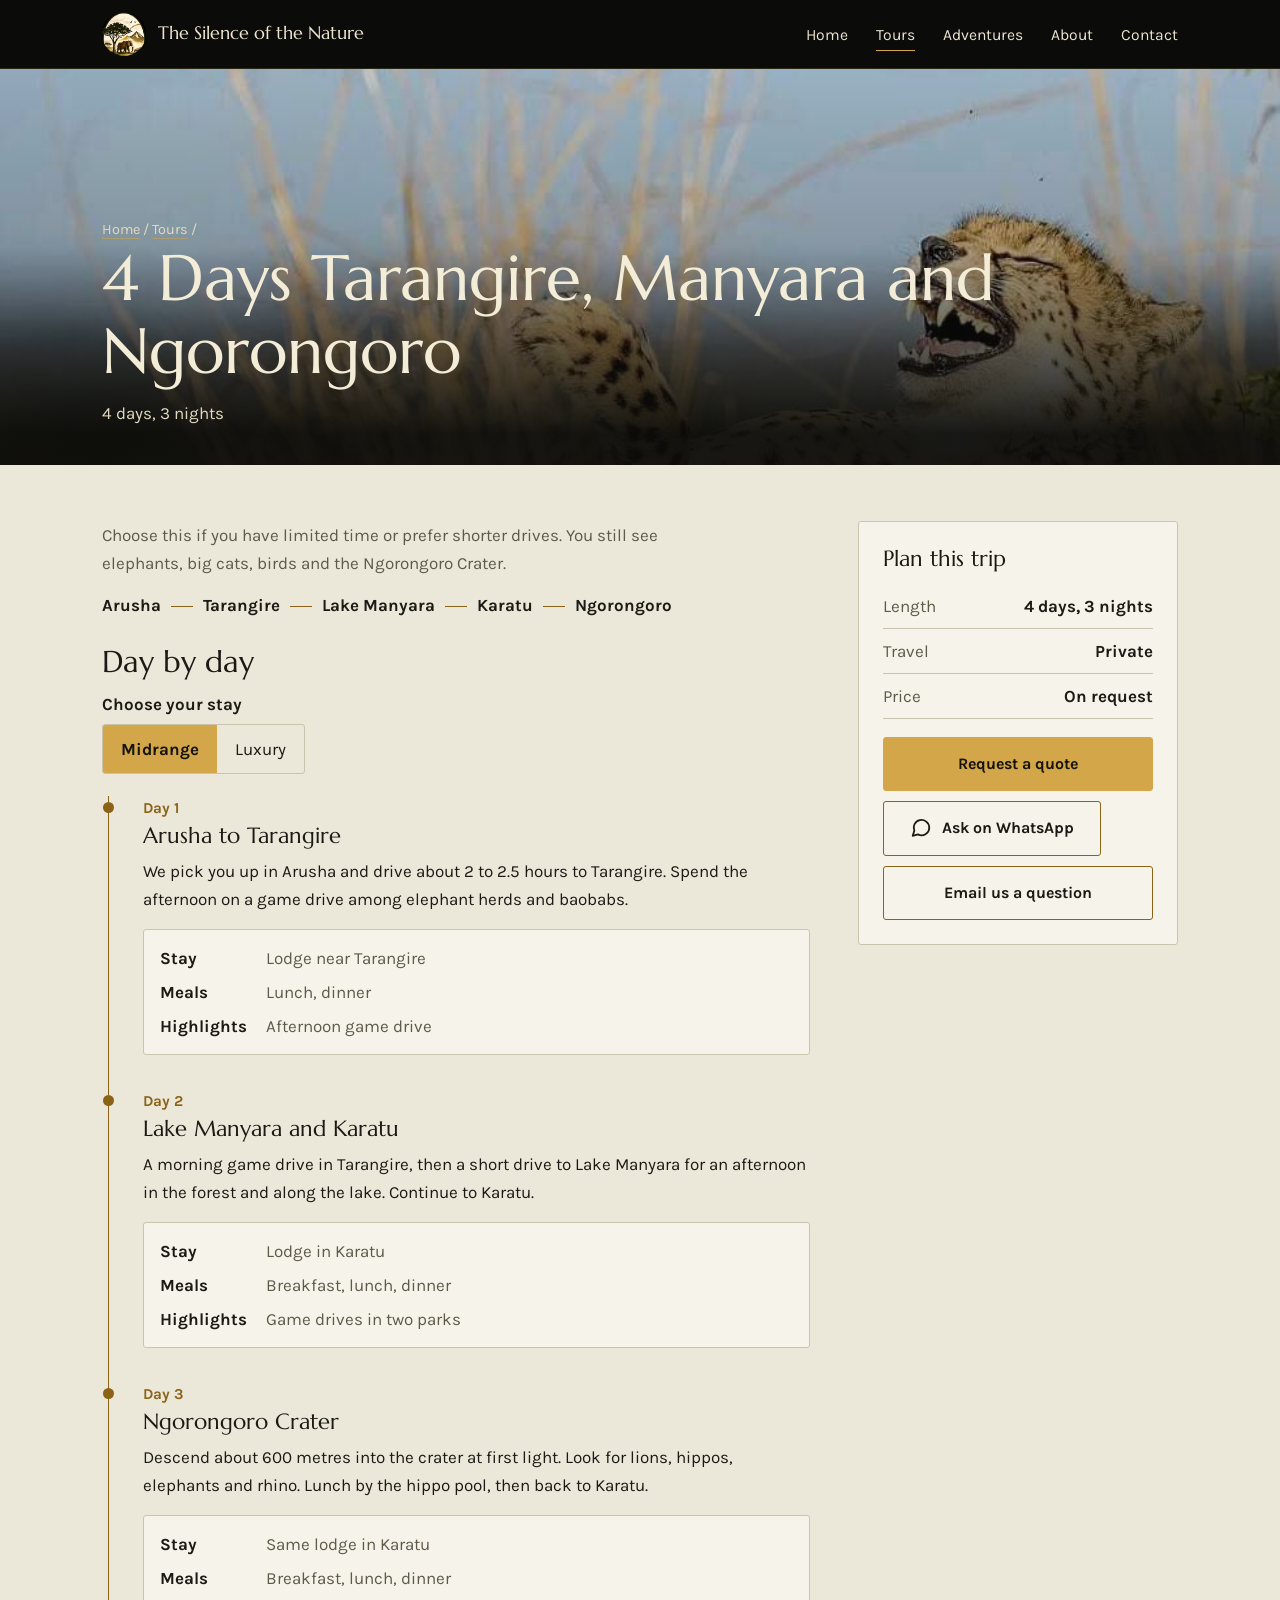
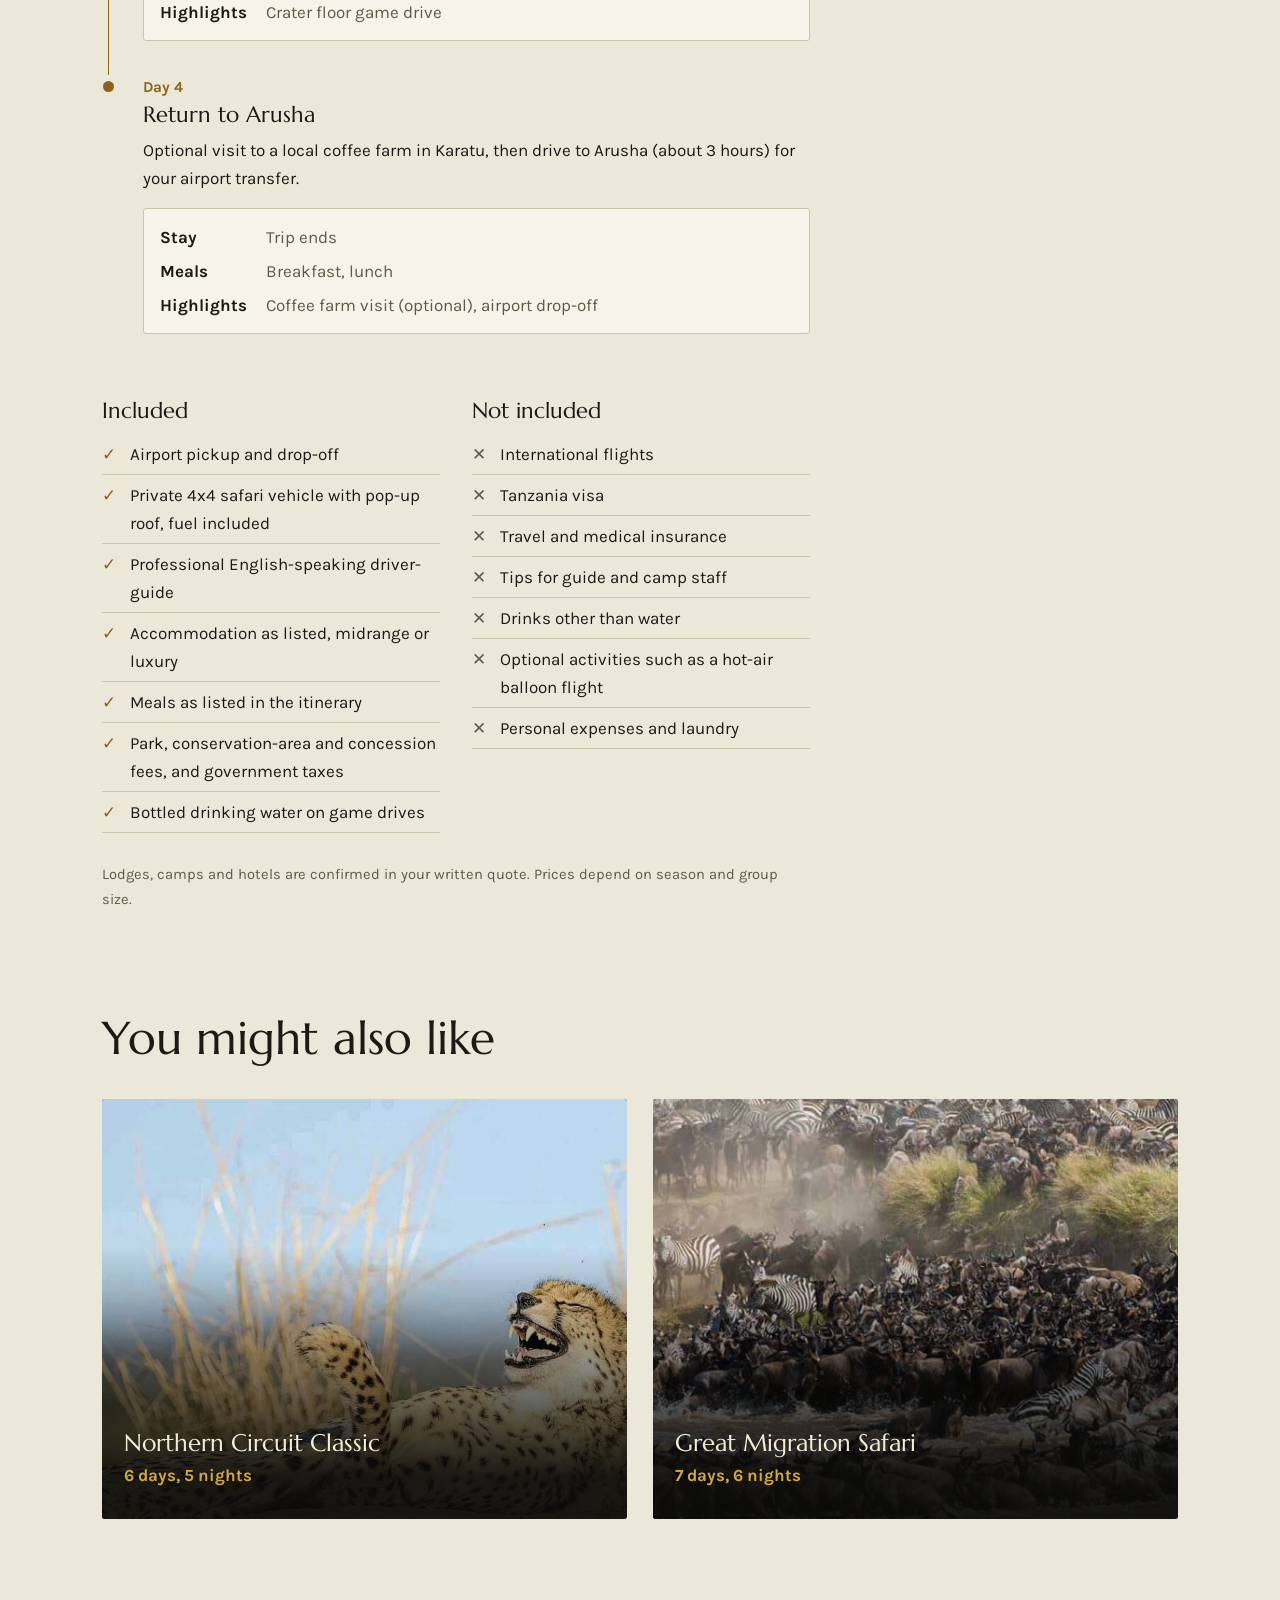
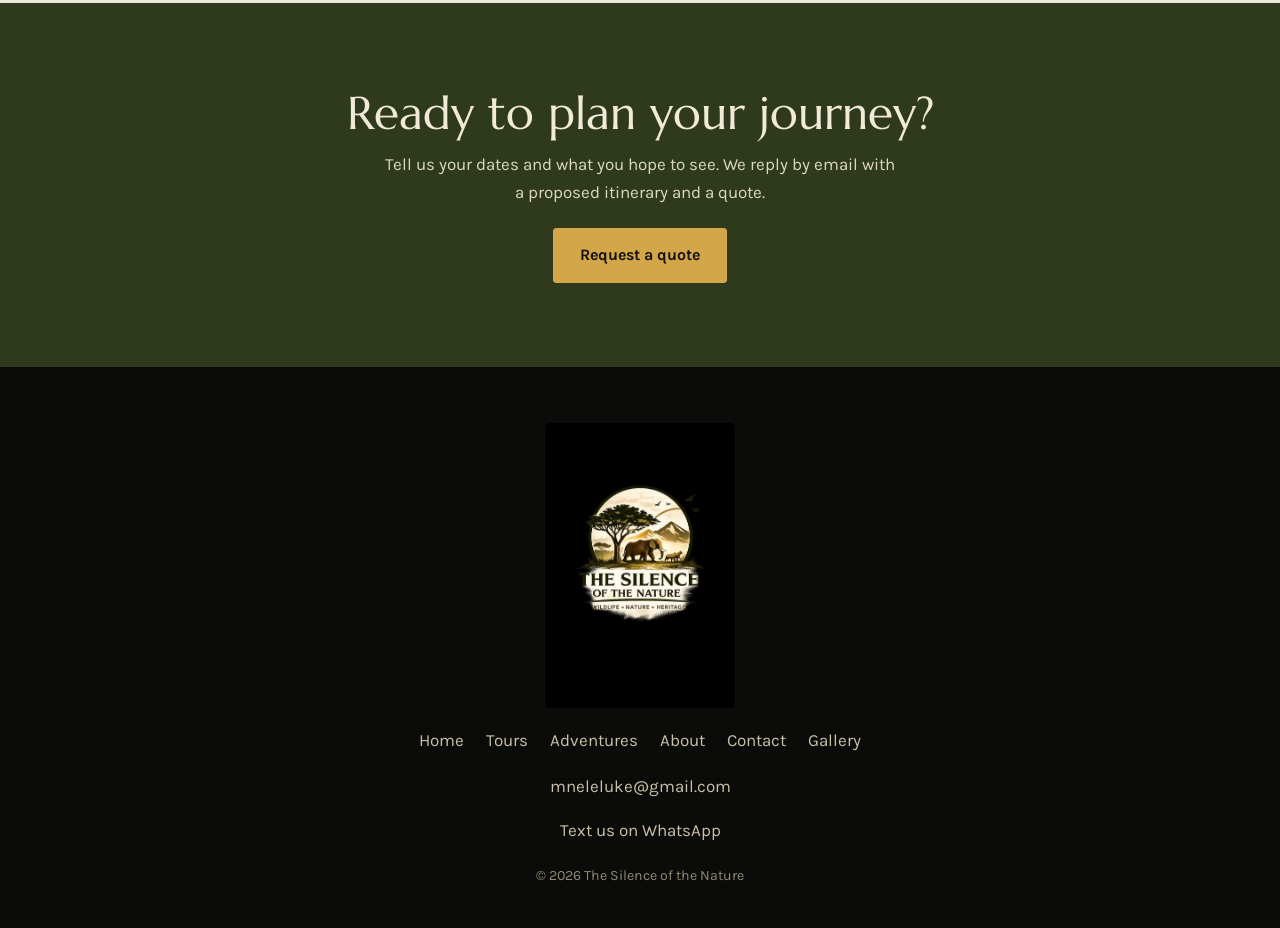
<file: tour-tarangire-manyara-ngorongoro.html>
<!DOCTYPE html>
<html lang="en">
<head>
<meta charset="utf-8">
<meta name="viewport" content="width=device-width, initial-scale=1, viewport-fit=cover">
<title>4 Days Tarangire, Manyara and Ngorongoro | The Silence of the Nature</title>
<meta name="description" content="A short safari with three parks and no long drives to the Serengeti.">
<link rel="icon" href="images/emblem.jpg">
<link rel="preconnect" href="https://fonts.googleapis.com">
<link rel="preconnect" href="https://fonts.gstatic.com" crossorigin>
<link href="https://fonts.googleapis.com/css2?family=Marcellus&family=Karla:wght@400;500;700&display=swap" rel="stylesheet">
<link rel="stylesheet" href="style.css">
</head>
<body>
<header>
<div class="wrap bar">
<a class="brand" href="index.html"><img src="images/emblem.jpg" alt="">The Silence of the Nature</a>
<button class="burger" aria-expanded="false" aria-controls="menu">Menu</button>
<nav id="menu" aria-label="Main"><ul><li><a href="index.html">Home</a></li><li><a href="tours.html" aria-current="page">Tours</a></li><li><a href="adventures.html">Adventures</a></li><li><a href="about.html">About</a></li><li><a href="contact.html">Contact</a></li></ul></nav>
</div>
</header>
<main>
<div class="banner">
<img src="images/cheetah.jpg" alt="A cheetah resting on a mound with its mouth open" style="object-position:50% 50%">
<div class="wrap"><p class="crumbs"><a href="index.html">Home</a> / <a href="tours.html">Tours</a> / <span></span></p><h1>4 Days Tarangire, Manyara and Ngorongoro</h1><p>4 days, 3 nights</p></div>
</div>
<div class="wrap igrid">
<div class="itin" data-tier="mid">
<p class="lead" style="margin-bottom:6px">Choose this if you have limited time or prefer shorter drives. You still see elephants, big cats, birds and the Ngorongoro Crater.</p>
<ol class="route" aria-label="Route"><li>Arusha</li><li>Tarangire</li><li>Lake Manyara</li><li>Karatu</li><li>Ngorongoro</li></ol>
<h2 style="font-size:1.9rem">Day by day</h2>
<p style="margin:0"><b>Choose your stay</b></p><div class="seg" role="group" aria-label="Accommodation level"><button type="button" data-tier="mid" aria-pressed="true">Midrange</button><button type="button" data-tier="lux" aria-pressed="false">Luxury</button></div>
<article class="day"><span class="dn">Day 1</span><h3>Arusha to Tarangire</h3><p>We pick you up in Arusha and drive about 2 to 2.5 hours to Tarangire. Spend the afternoon on a game drive among elephant herds and baobabs.</p>
<dl class="meta"><div><dt>Stay</dt><dd><span class="mid">Lodge near Tarangire</span><span class="lux">Luxury tented camp near Tarangire</span></dd></div><div><dt>Meals</dt><dd>Lunch, dinner</dd></div><div><dt>Highlights</dt><dd>Afternoon game drive</dd></div></dl></article><article class="day"><span class="dn">Day 2</span><h3>Lake Manyara and Karatu</h3><p>A morning game drive in Tarangire, then a short drive to Lake Manyara for an afternoon in the forest and along the lake. Continue to Karatu.</p>
<dl class="meta"><div><dt>Stay</dt><dd><span class="mid">Lodge in Karatu</span><span class="lux">Luxury lodge in Karatu</span></dd></div><div><dt>Meals</dt><dd>Breakfast, lunch, dinner</dd></div><div><dt>Highlights</dt><dd>Game drives in two parks</dd></div></dl></article><article class="day"><span class="dn">Day 3</span><h3>Ngorongoro Crater</h3><p>Descend about 600 metres into the crater at first light. Look for lions, hippos, elephants and rhino. Lunch by the hippo pool, then back to Karatu.</p>
<dl class="meta"><div><dt>Stay</dt><dd><span class="mid">Same lodge in Karatu</span><span class="lux">Same luxury lodge in Karatu</span></dd></div><div><dt>Meals</dt><dd>Breakfast, lunch, dinner</dd></div><div><dt>Highlights</dt><dd>Crater floor game drive</dd></div></dl></article><article class="day"><span class="dn">Day 4</span><h3>Return to Arusha</h3><p>Optional visit to a local coffee farm in Karatu, then drive to Arusha (about 3 hours) for your airport transfer.</p>
<dl class="meta"><div><dt>Stay</dt><dd><span class="mid">Trip ends</span><span class="lux">Trip ends</span></dd></div><div><dt>Meals</dt><dd>Breakfast, lunch</dd></div><div><dt>Highlights</dt><dd>Coffee farm visit (optional), airport drop-off</dd></div></dl></article>
<div class="ie"><div class="y"><h3>Included</h3><ul><li>Airport pickup and drop-off</li><li>Private 4x4 safari vehicle with pop-up roof, fuel included</li><li>Professional English-speaking driver-guide</li><li>Accommodation as listed, midrange or luxury</li><li>Meals as listed in the itinerary</li><li>Park, conservation-area and concession fees, and government taxes</li><li>Bottled drinking water on game drives</li></ul></div><div class="x"><h3>Not included</h3><ul><li>International flights</li><li>Tanzania visa</li><li>Travel and medical insurance</li><li>Tips for guide and camp staff</li><li>Drinks other than water</li><li>Optional activities such as a hot-air balloon flight</li><li>Personal expenses and laundry</li></ul></div></div>

<p class="note">Lodges, camps and hotels are confirmed in your written quote. Prices depend on season and group size.</p>
</div>
<aside class="side"><h3 style="margin-bottom:12px">Plan this trip</h3><dl><div><dt>Length</dt><dd>4 days, 3 nights</dd></div><div><dt>Travel</dt><dd>Private</dd></div><div><dt>Price</dt><dd>On request</dd></div></dl><a class="btn solid" href="contact.html?tour=4%20Days%20Tarangire%2C%20Manyara%20and%20Ngorongoro">Request a quote</a><a class="btn wa" data-wa="Hello, I would like to ask about the 4 Days Tarangire, Manyara and Ngorongoro." href="#"><svg width="22" height="22" viewBox="0 0 24 24" fill="none" stroke="currentColor" stroke-width="2" stroke-linecap="round" stroke-linejoin="round" aria-hidden="true"><path d="M21 11.5a8.4 8.4 0 0 1-12.4 7.4L3 20.5l1.7-5.4A8.5 8.5 0 1 1 21 11.5z"/></svg>Ask on WhatsApp</a><a class="btn" href="mailto:mneleluke@gmail.com?subject=Question%20about%204%20Days%20Tarangire%2C%20Manyara%20and%20Ngorongoro">Email us a question</a></aside>
</div>
<section><div class="wrap"><h2>You might also like</h2><div class="tours"><a class="tour" href="tour-northern-circuit-6-days.html"><img src="images/cheetah.jpg" alt="A cheetah resting on a mound with its mouth open"><div class="in"><h3>Northern Circuit Classic</h3><p class="d">6 days, 5 nights</p></div></a><a class="tour" href="tour-great-migration-7-days.html"><img src="images/wildebeest.jpg" alt="Wildebeest leaping into a river during a migration crossing"><div class="in"><h3>Great Migration Safari</h3><p class="d">7 days, 6 nights</p></div></a></div></div></section>
<section class="cta"><div class="wrap"><h2>Ready to plan your journey?</h2><p>Tell us your dates and what you hope to see. We reply by email with a proposed itinerary and a quote.</p><a class="btn solid" href="contact.html">Request a quote</a></div></section>
</main>
<footer>
<div class="wrap">
<img src="images/logo.jpg" alt="The Silence of the Nature. Wildlife, Nature, Heritage.">
<ul><li><a href="index.html">Home</a></li><li><a href="tours.html">Tours</a></li><li><a href="adventures.html">Adventures</a></li><li><a href="about.html">About</a></li><li><a href="contact.html">Contact</a></li><li><a href="gallery.html">Gallery</a></li></ul>
<p><a href="mailto:mneleluke@gmail.com">mneleluke@gmail.com</a></p>
<p><a data-wa href="#">Text us on WhatsApp</a></p>
<small>&copy; 2026 The Silence of the Nature</small>
</div>
</footer>
<script src="script.js"></script>
</body>
</html>
</file>
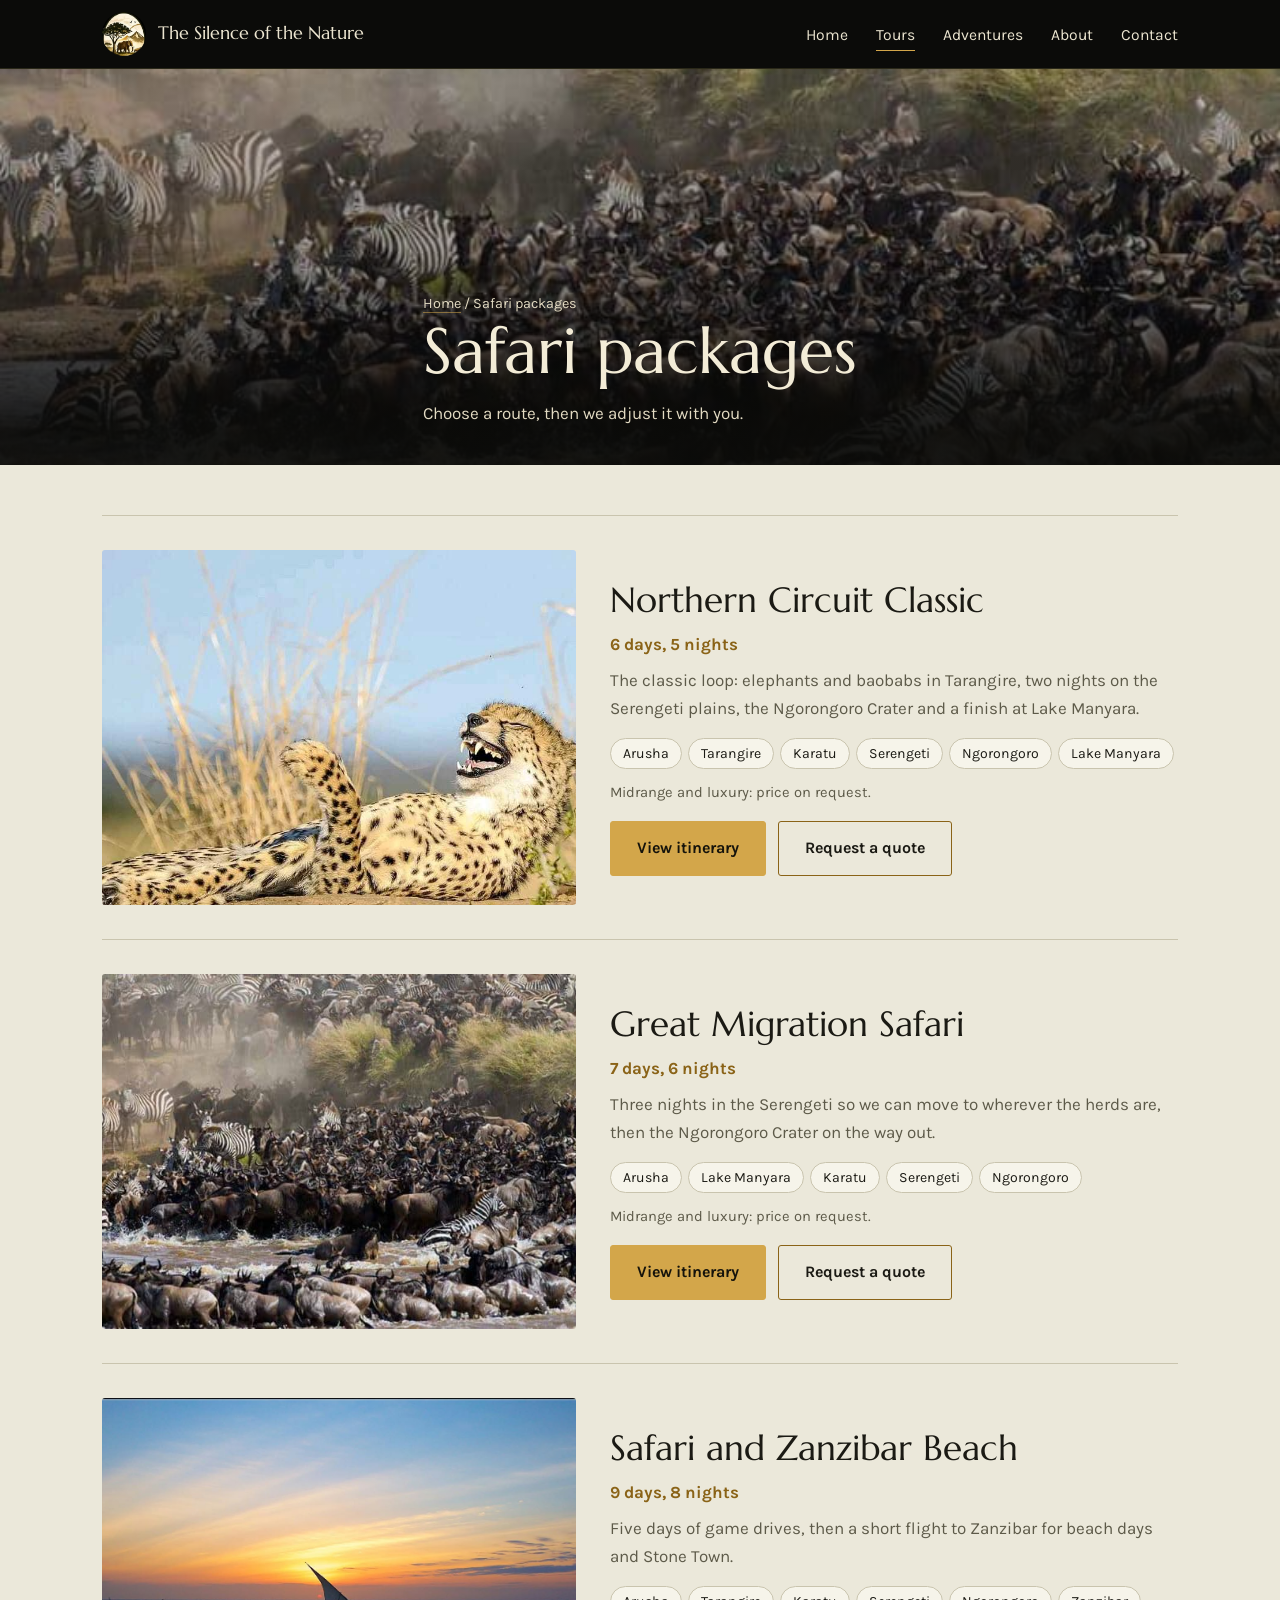
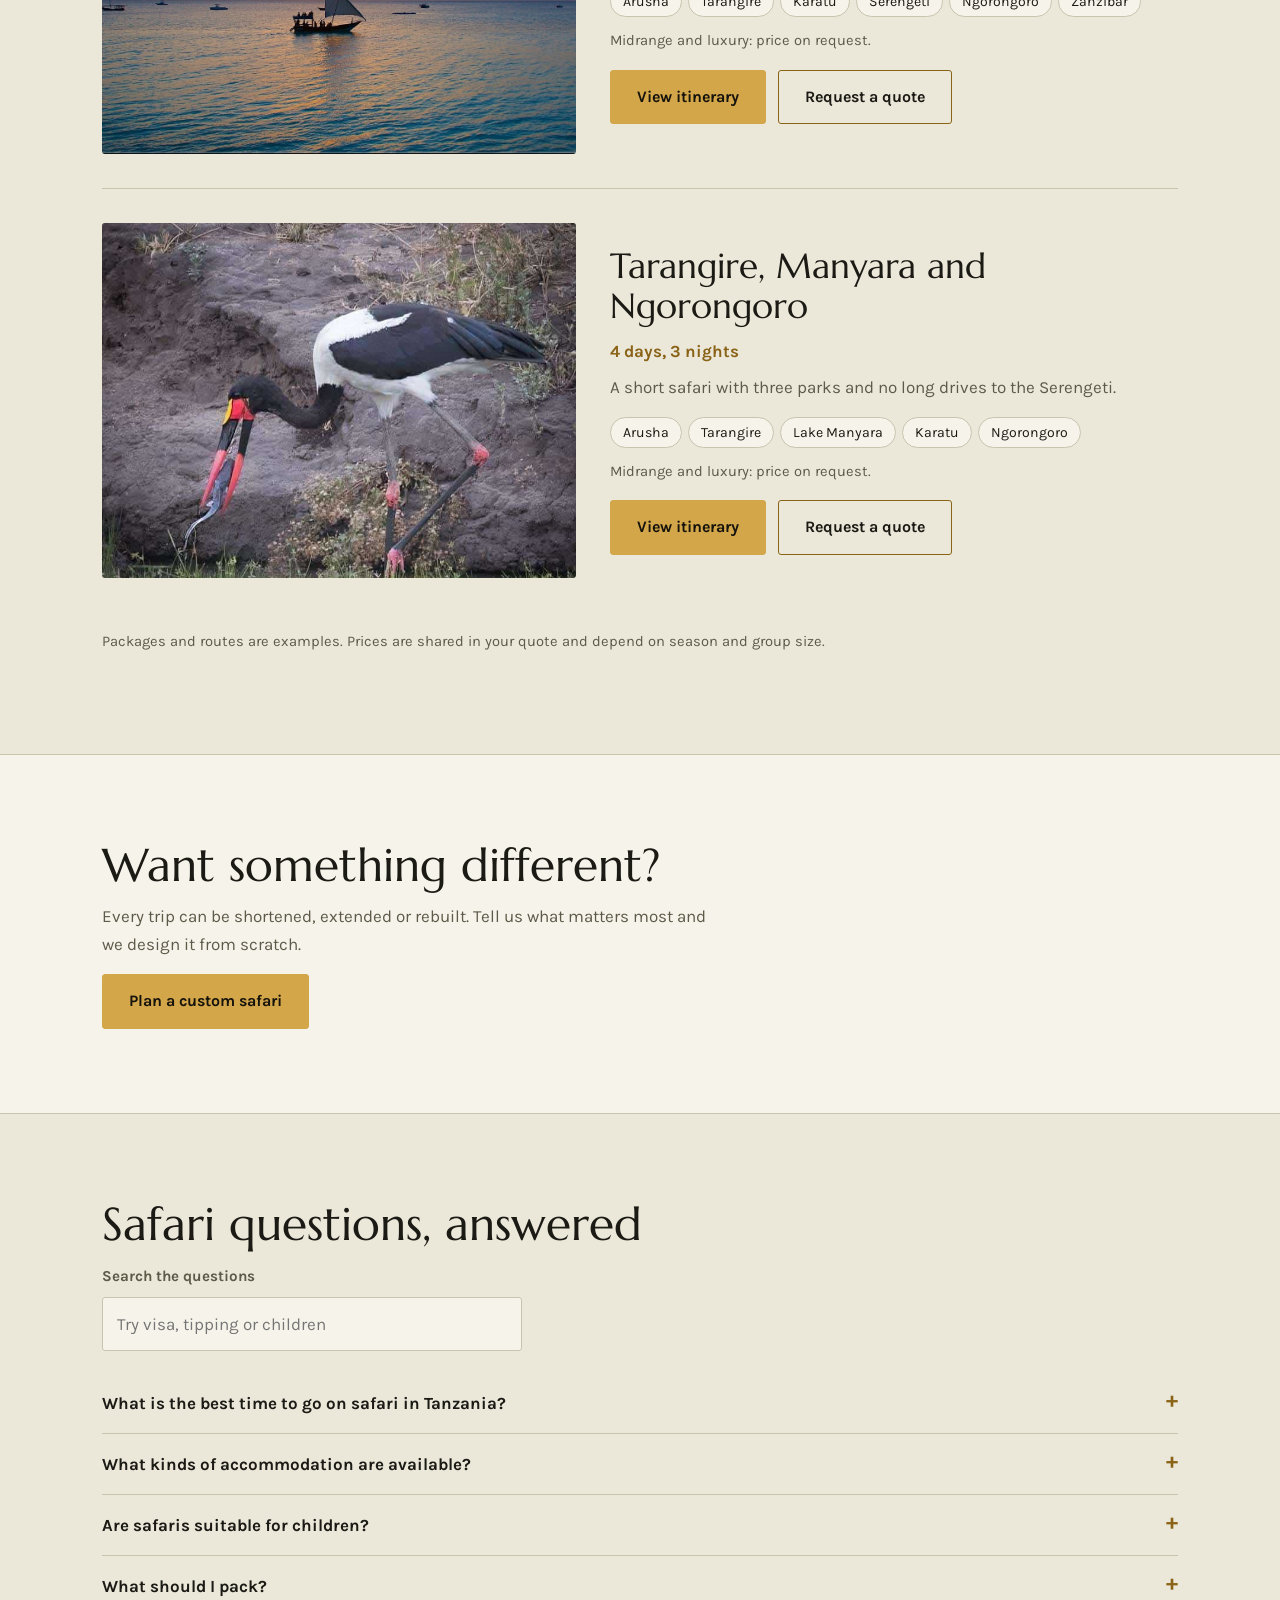
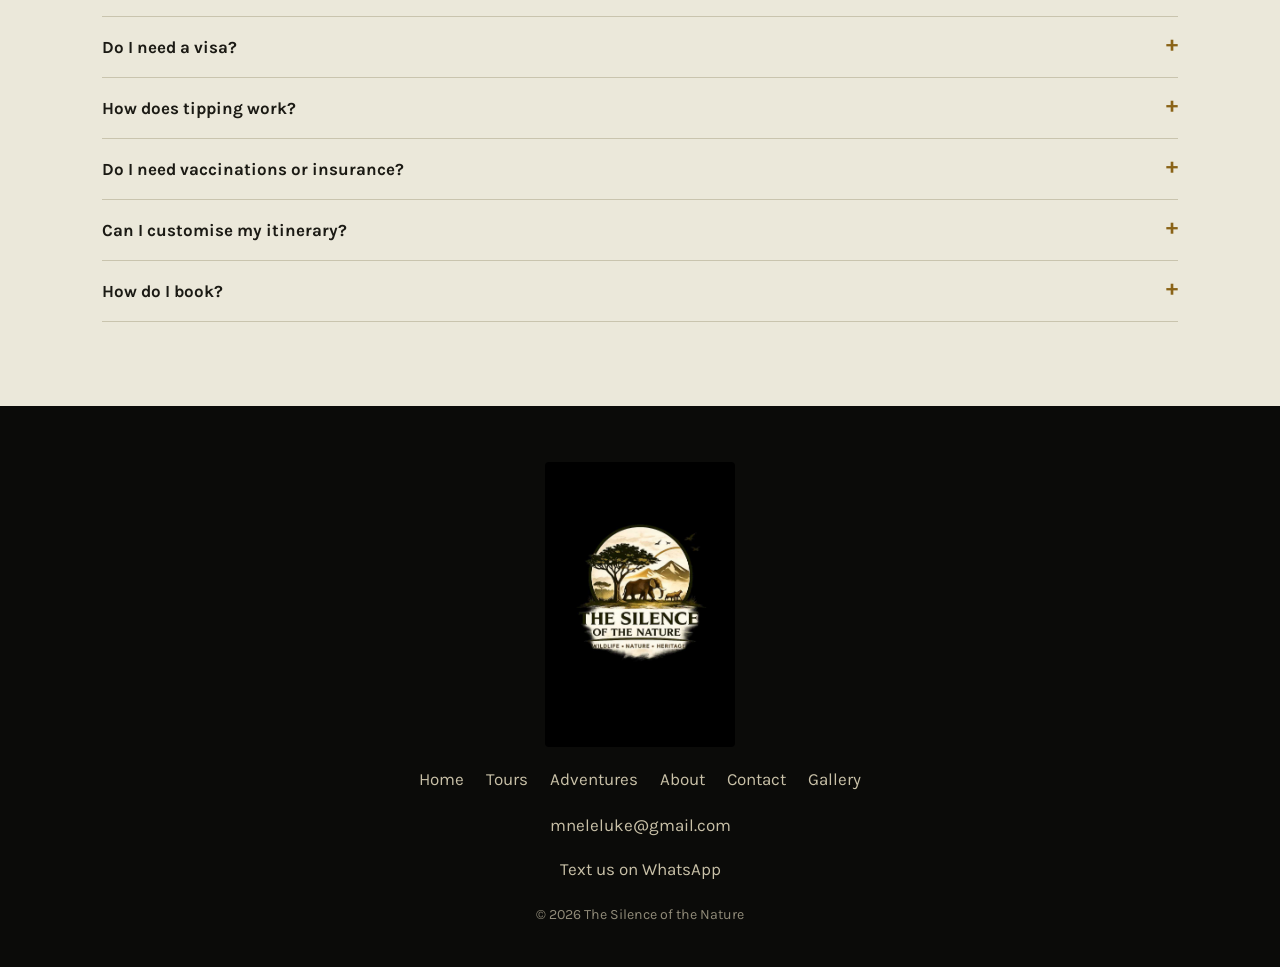
<file: tours.html>
<!DOCTYPE html>
<html lang="en">
<head>
<meta charset="utf-8">
<meta name="viewport" content="width=device-width, initial-scale=1, viewport-fit=cover">
<title>Tours | The Silence of the Nature</title>
<meta name="description" content="Safari packages in northern Tanzania with day-by-day itineraries.">
<link rel="icon" href="images/emblem.jpg">
<link rel="preconnect" href="https://fonts.googleapis.com">
<link rel="preconnect" href="https://fonts.gstatic.com" crossorigin>
<link href="https://fonts.googleapis.com/css2?family=Marcellus&family=Karla:wght@400;500;700&display=swap" rel="stylesheet">
<link rel="stylesheet" href="style.css">
</head>
<body>
<header>
<div class="wrap bar">
<a class="brand" href="index.html"><img src="images/emblem.jpg" alt="">The Silence of the Nature</a>
<button class="burger" aria-expanded="false" aria-controls="menu">Menu</button>
<nav id="menu" aria-label="Main"><ul><li><a href="index.html">Home</a></li><li><a href="tours.html" aria-current="page">Tours</a></li><li><a href="adventures.html">Adventures</a></li><li><a href="about.html">About</a></li><li><a href="contact.html">Contact</a></li></ul></nav>
</div>
</header>
<main>
<div class="banner">
<img src="images/wildebeest.jpg" alt="Wildebeest leaping into a river during a migration crossing" style="object-position:50% 50%">
<div class="wrap"><p class="crumbs"><a href="index.html">Home</a> / <span>Safari packages</span></p><h1>Safari packages</h1><p>Choose a route, then we adjust it with you.</p></div>
</div>
<section class="tight" style="padding-top:20px"><div class="wrap"><div class="trow"><a href="tour-northern-circuit-6-days.html"><img src="images/cheetah.jpg" alt="A cheetah resting on a mound with its mouth open"></a><div><h2>Northern Circuit Classic</h2><p class="d" style="color:var(--gold)">6 days, 5 nights</p><p class="lead">The classic loop: elephants and baobabs in Tarangire, two nights on the Serengeti plains, the Ngorongoro Crater and a finish at Lake Manyara.</p><ul class="chips"><li>Arusha</li><li>Tarangire</li><li>Karatu</li><li>Serengeti</li><li>Ngorongoro</li><li>Lake Manyara</li></ul><p class="note" style="margin-top:0">Midrange and luxury: price on request.</p><div class="row-btns"><a class="btn solid" href="tour-northern-circuit-6-days.html">View itinerary</a><a class="btn" href="contact.html?tour=6%20Days%20Northern%20Circuit%20Classic">Request a quote</a></div></div></div><div class="trow"><a href="tour-great-migration-7-days.html"><img src="images/wildebeest.jpg" alt="Wildebeest leaping into a river during a migration crossing"></a><div><h2>Great Migration Safari</h2><p class="d" style="color:var(--gold)">7 days, 6 nights</p><p class="lead">Three nights in the Serengeti so we can move to wherever the herds are, then the Ngorongoro Crater on the way out.</p><ul class="chips"><li>Arusha</li><li>Lake Manyara</li><li>Karatu</li><li>Serengeti</li><li>Ngorongoro</li></ul><p class="note" style="margin-top:0">Midrange and luxury: price on request.</p><div class="row-btns"><a class="btn solid" href="tour-great-migration-7-days.html">View itinerary</a><a class="btn" href="contact.html?tour=7%20Days%20Great%20Migration%20Safari">Request a quote</a></div></div></div><div class="trow"><a href="tour-safari-and-zanzibar-9-days.html"><img src="images/zanzibar.jpg" alt="A sailing dhow at sunset off the coast of Zanzibar"></a><div><h2>Safari and Zanzibar Beach</h2><p class="d" style="color:var(--gold)">9 days, 8 nights</p><p class="lead">Five days of game drives, then a short flight to Zanzibar for beach days and Stone Town.</p><ul class="chips"><li>Arusha</li><li>Tarangire</li><li>Karatu</li><li>Serengeti</li><li>Ngorongoro</li><li>Zanzibar</li></ul><p class="note" style="margin-top:0">Midrange and luxury: price on request.</p><div class="row-btns"><a class="btn solid" href="tour-safari-and-zanzibar-9-days.html">View itinerary</a><a class="btn" href="contact.html?tour=9%20Days%20Safari%20and%20Zanzibar%20Beach">Request a quote</a></div></div></div><div class="trow"><a href="tour-tarangire-manyara-ngorongoro-4-days.html"><img src="images/stork.jpg" alt="Saddle-billed stork catching a fish"></a><div><h2>Tarangire, Manyara and Ngorongoro</h2><p class="d" style="color:var(--gold)">4 days, 3 nights</p><p class="lead">A short safari with three parks and no long drives to the Serengeti.</p><ul class="chips"><li>Arusha</li><li>Tarangire</li><li>Lake Manyara</li><li>Karatu</li><li>Ngorongoro</li></ul><p class="note" style="margin-top:0">Midrange and luxury: price on request.</p><div class="row-btns"><a class="btn solid" href="tour-tarangire-manyara-ngorongoro-4-days.html">View itinerary</a><a class="btn" href="contact.html?tour=4%20Days%20Tarangire%2C%20Manyara%20and%20Ngorongoro">Request a quote</a></div></div></div><p class="note">Packages and routes are examples. Prices are shared in your quote and depend on season and group size.</p></div></section>
<section class="alt"><div class="wrap split" style="grid-template-columns:1fr"><div><h2>Want something different?</h2><p class="lead">Every trip can be shortened, extended or rebuilt. Tell us what matters most and we design it from scratch.</p><a class="btn solid" href="contact.html">Plan a custom safari</a></div></div></section>
<section class="faqbox" id="faq">
<div class="wrap">
<h2>Safari questions, answered</h2>
<label for="q" class="lead">Search the questions</label><br>
<input id="q" type="search" placeholder="Try visa, tipping or children">
<div id="faq-list"><details><summary>What is the best time to go on safari in Tanzania?</summary><p>The dry months, June to October, are the easiest for wildlife viewing. The Great Migration moves through the year: calving in the south from January to March, the Western Corridor around May and June, and the north from July to October. Tell us what you want to see and we match your dates.</p></details><details><summary>What kinds of accommodation are available?</summary><p>Midrange and luxury lodges, tented camps and camping. Every itinerary page lets you switch between midrange and luxury stays.</p></details><details><summary>Are safaris suitable for children?</summary><p>Yes. We plan family safaris with shorter drives and child-friendly lodges. Some camps have minimum ages, which we check for you.</p></details><details><summary>What should I pack?</summary><p>Light neutral clothing, a warm layer for early mornings, a hat, sunscreen, insect repellent, binoculars, a camera and a soft bag. We send a full list after booking.</p></details><details><summary>Do I need a visa?</summary><p>Most visitors do. Apply through the official Tanzania immigration website before you travel, and check the rules for your passport.</p></details><details><summary>How does tipping work?</summary><p>Tipping guides and camp staff is customary. We explain what is usual for your group size before you travel.</p></details><details><summary>Do I need vaccinations or insurance?</summary><p>Ask your doctor about vaccinations and malaria prevention, and check whether a yellow fever certificate applies to your route. We recommend travel insurance that covers medical care and evacuation.</p></details><details><summary>Can I customise my itinerary?</summary><p>Yes. Every package is a starting point. Choose a tour, then tell us what to change.</p></details><details><summary>How do I book?</summary><p>Send us your dates, group size and interests using the contact form or by email. We reply with a proposed itinerary and a quote, and share our cancellation terms with it.</p></details></div>
<p id="none" style="display:none;color:var(--mute)">No match. Email us and we will answer directly.</p>
</div>
</section>
</main>
<footer>
<div class="wrap">
<img src="images/logo.jpg" alt="The Silence of the Nature. Wildlife, Nature, Heritage.">
<ul><li><a href="index.html">Home</a></li><li><a href="tours.html">Tours</a></li><li><a href="adventures.html">Adventures</a></li><li><a href="about.html">About</a></li><li><a href="contact.html">Contact</a></li><li><a href="gallery.html">Gallery</a></li></ul>
<p><a href="mailto:mneleluke@gmail.com">mneleluke@gmail.com</a></p>
<p><a data-wa href="#">Text us on WhatsApp</a></p>
<small>&copy; 2026 The Silence of the Nature</small>
</div>
</footer>
<script src="script.js"></script>
</body>
</html>
</file>
<file: style.css>
:root{--bg:#ebe8da;--fg:#1b1a14;--mute:#5d5a49;--card:#f6f4ea;--line:#c9c4ae;--gold:#8a6317;--olive:#2f3a1c;--onolive:#f1ead6;--ink:#0b0b09;
box-sizing:border-box;padding-top:env(safe-area-inset-top,0px);padding-bottom:env(safe-area-inset-bottom,0px)}
@media(prefers-color-scheme:dark){:root:not([data-theme="light"]){--bg:#0e0e0b;--fg:#ece5d0;--mute:#a49f88;--card:#171712;--line:#34321f;--gold:#d3a64a;--olive:#1f2713;--onolive:#ece5d0}}
:root[data-theme="dark"]{--bg:#0e0e0b;--fg:#ece5d0;--mute:#a49f88;--card:#171712;--line:#34321f;--gold:#d3a64a;--olive:#1f2713;--onolive:#ece5d0}
*,*::before,*::after{box-sizing:inherit}
html{scroll-behavior:smooth;scroll-padding-top:calc(84px + env(safe-area-inset-top,0px))}
body{margin:0;background:var(--bg);color:var(--fg);font:400 17px/1.65 Karla,system-ui,sans-serif}
img{display:block;max-width:100%}
h1,h2,h3{font-family:Marcellus,Georgia,serif;font-weight:400;line-height:1.15;margin:0}
h2{font-size:clamp(1.9rem,5vw,2.9rem);margin-bottom:.6rem}
h3{font-size:1.4rem}
p{margin:0 0 1rem}
a{color:inherit}
:focus-visible{outline:2px solid var(--gold);outline-offset:3px}
.wrap{max-width:1120px;margin:0 auto;padding:0 22px}
section{padding:84px 0}
section.tight{padding-top:0}
.lead{max-width:62ch;color:var(--mute)}
header{position:sticky;top:env(safe-area-inset-top,0px);z-index:20;background:var(--ink);color:#ece5d0;border-bottom:1px solid #2a2818}
.bar{display:flex;align-items:center;justify-content:space-between;height:68px}
.brand{display:flex;align-items:center;gap:12px;text-decoration:none;font-family:Marcellus,Georgia,serif;font-size:1.12rem}
.brand img{width:44px;height:44px;border-radius:50%}
nav ul{display:flex;gap:28px;list-style:none;margin:0;padding:0}
nav a{text-decoration:none;font-size:.98rem;padding:6px 0;border-bottom:1px solid transparent}
nav a:hover,nav a[aria-current="page"]{border-color:#d3a64a}
.burger{display:none;background:none;border:1px solid #4a4630;color:inherit;padding:8px 12px;border-radius:4px;font:inherit;cursor:pointer}
.btn{display:inline-block;padding:13px 26px;border-radius:3px;text-decoration:none;font-weight:700;border:1px solid var(--gold);cursor:pointer;font-family:inherit;font-size:1rem;color:inherit;background:transparent}
.btn.solid{background:#d3a64a;color:#15130b;border-color:#d3a64a}
.btn.ghost{color:#ece5d0;border-color:#ece5d099}
.row-btns{display:flex;gap:12px;flex-wrap:wrap}
.hero{position:relative;min-height:calc(100svh - 68px);display:flex;align-items:flex-end;color:#f3ecd7}
.hero>img,.banner>img{position:absolute;inset:0;width:100%;height:100%;object-fit:cover}
.hero>img{object-position:35% 40%}
.hero::after,.banner::after{content:"";position:absolute;inset:0;background:linear-gradient(to top,#0b0b09f2 8%,#0b0b0955 55%,#0b0b0933)}
.hero .wrap{position:relative;z-index:2;padding-bottom:64px;padding-top:120px}
.hero h1{font-size:clamp(2.6rem,9vw,5.6rem);max-width:12ch;line-height:1.02}
.hero p{max-width:46ch;font-size:1.15rem;margin:18px 0 28px;color:#e2dac2}
.banner{position:relative;min-height:clamp(280px,44vh,440px);display:flex;align-items:flex-end;color:#f3ecd7;overflow:hidden}
.banner .wrap{position:relative;z-index:2;padding-top:90px;padding-bottom:38px}
.banner h1{font-size:clamp(2.2rem,6.5vw,4rem)}
.banner p{margin:10px 0 0;max-width:56ch;color:#e2dac2}
.crumbs{font-size:.9rem;margin-bottom:12px;color:#d9d0b4}
.crumbs a{text-decoration:none;border-bottom:1px solid #d3a64a88}
.split{display:grid;grid-template-columns:5fr 6fr;gap:48px;align-items:center}
.split img{width:100%;aspect-ratio:4/5;object-fit:cover;border-radius:3px}
.why{background:var(--olive);color:var(--onolive)}
.cols3{display:grid;grid-template-columns:repeat(3,1fr);gap:40px;margin-top:36px}
.col{border-top:1px solid #d3a64a99;padding-top:18px}
.col h3{margin-bottom:8px}
.col p{margin:0;opacity:.9}
.why .col p{opacity:.88}
.tours{display:grid;grid-template-columns:repeat(2,1fr);gap:26px;margin-top:34px}
.tour{position:relative;display:flex;flex-direction:column;justify-content:flex-end;min-height:420px;border-radius:3px;overflow:hidden;color:#f3ecd7;text-decoration:none;background:#111}
.tour img{position:absolute;inset:0;width:100%;height:100%;object-fit:cover;transition:transform .5s}
.tour:hover img{transform:scale(1.04)}
.tour::after{content:"";position:absolute;inset:0;background:linear-gradient(to top,#0b0b09ee 10%,#0b0b0900 65%)}
.tour .in{position:relative;z-index:2;padding:22px}
.tour h3{font-size:1.5rem}
.d{margin:4px 0 8px;color:#d3a64a;font-weight:700}
.tour .r{font-size:.95rem;opacity:.9;margin:0}
.note{font-size:.92rem;color:var(--mute);margin-top:18px}
.trow{display:grid;grid-template-columns:5fr 6fr;gap:34px;align-items:center;padding:34px 0;border-top:1px solid var(--line)}
.trow:first-of-type{margin-top:30px}
.trow img{width:100%;aspect-ratio:4/3;object-fit:cover;border-radius:3px}
.trow h2{font-size:clamp(1.6rem,4vw,2.2rem)}
.chips{display:flex;flex-wrap:wrap;gap:6px;list-style:none;padding:0;margin:12px 0}
.chips li{padding:3px 12px;border:1px solid var(--line);border-radius:99px;font-size:.88rem;background:var(--card)}
.adv{display:grid;grid-template-columns:1fr 1fr;margin-top:48px;align-items:stretch;border-top:1px solid var(--line)}
.adv:nth-of-type(even) .pic{order:2}
.adv .pic img{width:100%;height:100%;min-height:320px;object-fit:cover}
.adv .txt{padding:38px 34px;align-self:center}
.adv h3{font-size:1.8rem;margin-bottom:10px}
.steps{display:grid;grid-template-columns:repeat(3,1fr);gap:40px;margin-top:34px}
.steps b{font:400 2.6rem/1 Marcellus,Georgia,serif;color:var(--gold);display:block;margin-bottom:8px}
.alt{background:var(--card);border-block:1px solid var(--line)}
.strip{display:grid;grid-template-columns:repeat(5,1fr);gap:8px;margin:28px 0}
.strip a{display:block;aspect-ratio:1;overflow:hidden;border-radius:3px}
.strip img{width:100%;height:100%;object-fit:cover;transition:transform .5s}
.strip a:hover img{transform:scale(1.06)}
.pair{display:grid;grid-template-columns:1fr 1fr;gap:16px}
.pair img{width:100%;aspect-ratio:3/4;object-fit:cover;border-radius:3px}
.pair img+img{margin-top:36px}
.gal{columns:3 260px;column-gap:12px;margin-top:30px}
.gal button{display:block;width:100%;margin:0 0 12px;padding:0;border:0;background:none;cursor:zoom-in;break-inside:avoid}
.gal img{width:100%;border-radius:3px}
.lb{position:fixed;inset:0;background:#000d;z-index:50;display:none;align-items:center;justify-content:center;flex-direction:column;padding:20px;color:#ece5d0;text-align:center}
.lb.open{display:flex}
.lb img{max-height:78vh;max-width:100%;border-radius:3px}
.lb p{margin:12px 0 0}
.lb button{position:absolute;background:#0b0b09cc;color:#ece5d0;border:1px solid #ece5d055;border-radius:3px;padding:10px 16px;font:inherit;cursor:pointer}
.lb .x{top:calc(14px + env(safe-area-inset-top,0px));right:14px}.lb .p{left:10px;top:50%}.lb .n{right:10px;top:50%}
.igrid{display:grid;grid-template-columns:minmax(0,1fr) 320px;gap:48px;align-items:start;padding-top:56px}
.side{position:sticky;top:calc(84px + env(safe-area-inset-top,0px));background:var(--card);border:1px solid var(--line);border-radius:3px;padding:24px}
.side dl{margin:0 0 18px}
.side dl div{display:flex;justify-content:space-between;gap:12px;padding:8px 0;border-bottom:1px solid var(--line)}
.side dt{color:var(--mute)}.side dd{margin:0;font-weight:700;text-align:right}
.side .btn{display:block;text-align:center;margin-top:10px}
.route{display:flex;flex-wrap:wrap;gap:6px 0;list-style:none;padding:0;margin:14px 0 26px}
.route li{font-weight:700}
.route li:not(:last-child)::after{content:"";display:inline-block;width:22px;height:1px;background:var(--gold);vertical-align:middle;margin:0 10px}
.seg{display:inline-flex;border:1px solid var(--line);border-radius:3px;overflow:hidden;margin:6px 0 22px}
.seg button{padding:10px 18px;background:transparent;color:var(--fg);border:0;font:inherit;cursor:pointer}
.seg button[aria-pressed="true"]{background:#d3a64a;color:#15130b;font-weight:700}
.itin[data-tier="mid"] .lux,.itin[data-tier="lux"] .mid{display:none}
.day{position:relative;padding:0 0 34px 34px;border-left:1px solid var(--gold);margin-left:6px}
.day::before{content:"";position:absolute;left:-6px;top:6px;width:11px;height:11px;border-radius:50%;background:var(--gold)}
.day:last-of-type{border-left-color:transparent}
.dn{display:block;color:var(--gold);font-weight:700;font-size:.95rem;margin-bottom:2px}
.day h3{margin-bottom:8px}
.meta{display:grid;gap:6px;margin:14px 0 0;padding:14px 16px;background:var(--card);border:1px solid var(--line);border-radius:3px}
.meta div{display:grid;grid-template-columns:96px 1fr;gap:10px}
.meta dt{font-weight:700}.meta dd{margin:0;color:var(--mute)}
.ie{display:grid;grid-template-columns:1fr 1fr;gap:32px;margin:30px 0}
.ie h3{margin-bottom:10px}
.ie ul{list-style:none;margin:0;padding:0}
.ie li{padding:6px 0 6px 28px;position:relative;border-bottom:1px solid var(--line)}
.ie .y li::before{content:"\2713";position:absolute;left:0;color:var(--gold);font-weight:700}
.ie .x li::before{content:"\2715";position:absolute;left:0;color:var(--mute)}
.cal{width:100%;border-collapse:collapse;margin:16px 0 8px}
.cal th,.cal td{text-align:left;padding:10px 12px;border-bottom:1px solid var(--line);vertical-align:top}
.cal th{width:34%;font-weight:700}
.cta{background:var(--olive);color:var(--onolive);text-align:center}
.cta p{margin:0 auto 22px;max-width:52ch;opacity:.9}
.faqbox input[type=search]{width:100%;max-width:420px;padding:12px 14px;margin:8px 0 22px;border:1px solid var(--line);background:var(--card);color:var(--fg);font:inherit;border-radius:3px}
details{border-bottom:1px solid var(--line);padding:16px 0}
summary{cursor:pointer;font-weight:700;list-style:none;display:flex;justify-content:space-between;gap:16px}
summary::after{content:"+";color:var(--gold);font-size:1.4rem;line-height:1}
details[open] summary::after{content:"\2212"}
details p{margin:10px 0 0;color:var(--mute);max-width:70ch}
.contact{display:grid;grid-template-columns:5fr 6fr;gap:48px}
form{display:grid;gap:14px}
label{font-weight:700;font-size:.95rem}
input,textarea,select{width:100%;padding:12px 14px;border:1px solid var(--line);background:var(--card);color:var(--fg);font:inherit;border-radius:3px}
textarea{min-height:130px;resize:vertical}
#ok{display:none;color:var(--gold);font-weight:700}
footer{background:var(--ink);color:#c9c1a8;padding:56px 0 40px;text-align:center}
footer img{width:190px;margin:0 auto 18px;border-radius:4px}
footer ul{display:flex;gap:22px;justify-content:center;flex-wrap:wrap;list-style:none;padding:0;margin:0 0 18px}
footer a{text-decoration:none}
footer small{opacity:.7}
@media(max-width:900px){
section{padding:60px 0}
.burger{display:block}
nav{position:absolute;left:0;right:0;top:68px;background:var(--ink);display:none;border-bottom:1px solid #2a2818}
nav.open{display:block}
nav ul{flex-direction:column;gap:0;padding:8px 22px 16px}
nav a{display:block;padding:12px 0}
.split,.contact,.adv,.trow,.igrid,.ie{grid-template-columns:1fr}
.split{gap:28px}
.cols3,.steps{grid-template-columns:1fr;gap:26px}
.tours{grid-template-columns:1fr}
.tour{min-height:340px}
.adv:nth-of-type(even) .pic{order:0}
.adv .txt{padding:26px 2px 34px}
.strip{grid-template-columns:repeat(3,1fr)}
.side{position:static;order:-1}
.igrid{gap:28px;padding-top:36px}
.meta div{grid-template-columns:1fr;gap:0}
}
@media(prefers-reduced-motion:reduce){html{scroll-behavior:auto}.tour img,.strip img{transition:none}}

.btn.wa{display:inline-flex;align-items:center;justify-content:center;gap:10px}
.btn.wa svg{flex:none}
.connect{align-items:center;justify-content:center;text-align:center;min-height:clamp(420px,70vh,640px)}
.connect::after{background:#0b0b0955}
.connect .wrap{padding-top:40px;padding-bottom:40px}
.ccard{max-width:600px;margin:0 auto;padding:40px 28px;background:#0b0b09d9;border:1px solid #d3a64a55;border-radius:10px;backdrop-filter:blur(4px)}
.ccard h1{font-size:clamp(2.3rem,8vw,3.8rem);color:#d3a64a;margin-bottom:12px}
.ccard p{color:#e8e0c8;margin:0 auto 26px;max-width:40ch}
.ccard .row-btns{justify-content:center;flex-direction:column;align-items:stretch;max-width:340px;margin:0 auto}
.ccard .btn{text-align:center}
.wa-line{margin-top:6px;font-weight:700}
</file>
